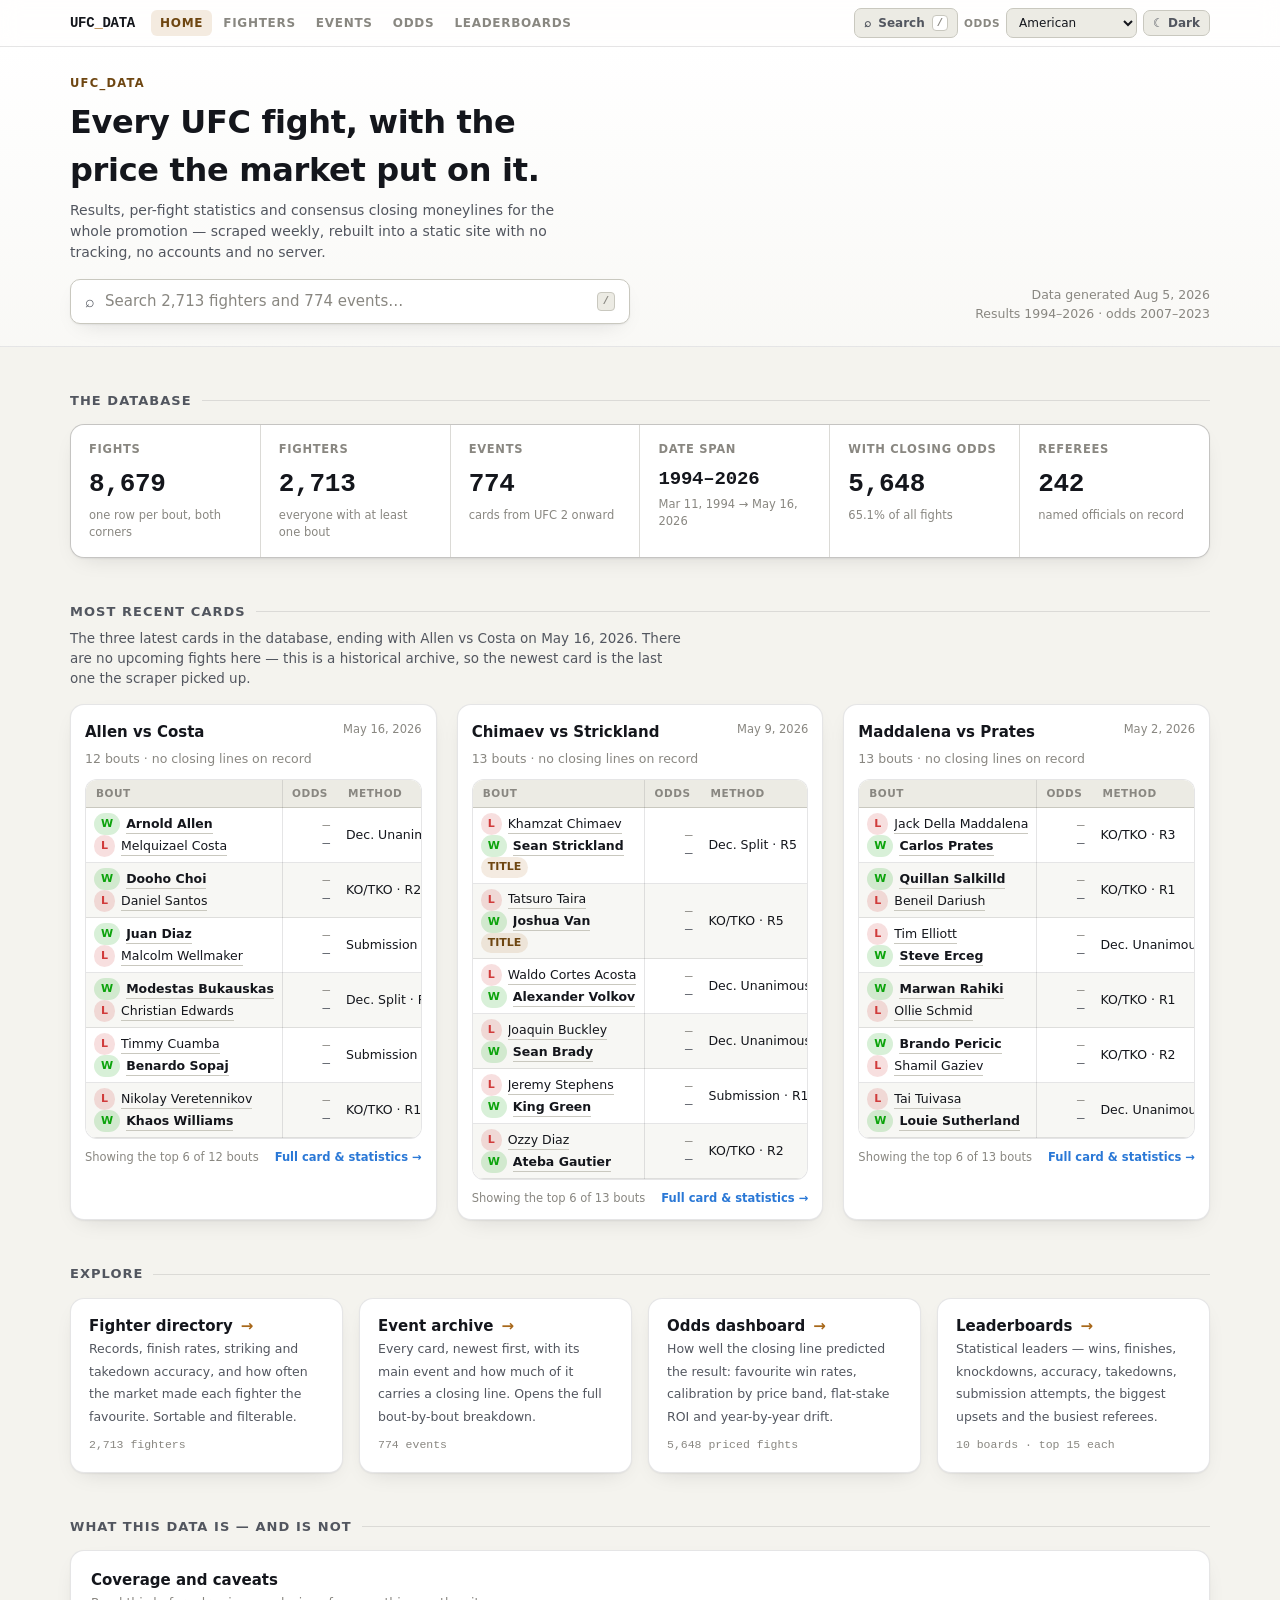
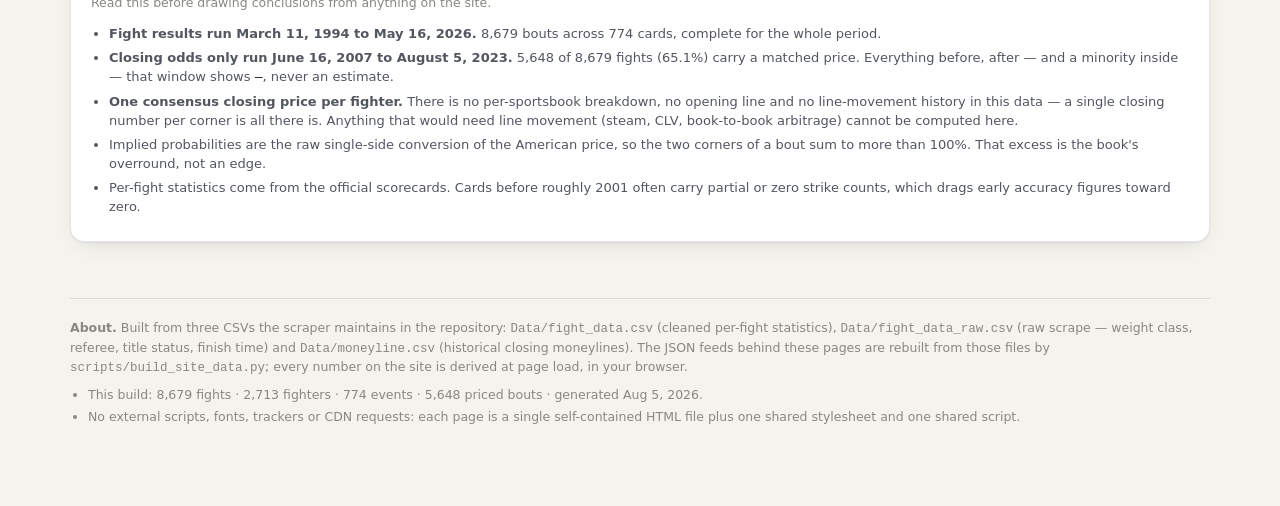
<file: docs/index.html>
<!doctype html>
<html lang="en">
<head>
<meta charset="utf-8">
<meta name="viewport" content="width=device-width, initial-scale=1">
<title>UFC_Data — fight results, closing odds and market analytics</title>
<meta name="description" content="Every UFC bout since 1994 with results, per-fight statistics and consensus closing moneylines: fighter profiles, event cards, statistical leaderboards and a betting-market dashboard.">
<link rel="icon" href="data:image/svg+xml,%3Csvg xmlns='http://www.w3.org/2000/svg' viewBox='0 0 32 32'%3E%3Crect width='32' height='32' rx='7' fill='%23a8681a'/%3E%3Crect x='7' y='20' width='18' height='4' rx='2' fill='%23fff'/%3E%3C/svg%3E">
<link rel="stylesheet" href="assets/site.css">
<script src="assets/app.js"></script>
<style>
  /* page-local layout only — everything visual comes from assets/site.css */
  /* keep the headline from eating the whole row so the source note stays right */
  header.top .inner > div:first-child{ flex:1 1 560px; min-width:0; }
  header.top h1{ max-width: 24ch; }
  header.top .source-note{ flex:0 0 auto; }
  .hero-search{
    display:flex; align-items:center; gap:10px; width:100%; max-width:560px;
    margin-top:16px; padding:12px 14px; cursor:text; text-align:left;
    background:var(--surface); color:var(--ink-muted);
    border:1px solid var(--line-strong); border-radius:10px;
    font:400 15px/1 system-ui,sans-serif; box-shadow:var(--shadow);
  }
  .hero-search:hover{ border-color:var(--ink-muted); }
  .hero-search .mag{ font-size:16px; color:var(--ink-2); }
  .hero-search .kb{ margin-left:auto; display:flex; gap:4px; }
  .hero-search kbd{
    font:600 10.5px/1 ui-monospace,Menlo,Consolas,monospace;
    border:1px solid var(--line-strong); border-radius:4px; padding:3px 5px;
    color:var(--ink-muted); background:var(--surface-2);
  }

  .tiles{ display:grid; grid-template-columns:repeat(auto-fit,minmax(230px,1fr)); gap:16px; }
  a.tile{
    display:block; text-decoration:none; color:inherit;
    background:var(--surface); border:1px solid var(--line); border-radius:14px;
    padding:16px 18px 18px; box-shadow:var(--shadow);
  }
  a.tile:hover{ border-color:var(--ink-muted); }
  a.tile .t{ font-size:15px; font-weight:700; display:flex; align-items:center; gap:8px; }
  a.tile .t .arrow{ color:var(--accent); }
  a.tile .d{ font-size:12.5px; color:var(--ink-2); margin-top:6px; line-height:1.45; }
  a.tile .n{ font-family:ui-monospace,Menlo,Consolas,monospace; font-variant-numeric:tabular-nums;
             font-size:11.5px; color:var(--ink-muted); margin-top:9px; display:block; }

  .cards3{ display:grid; grid-template-columns:repeat(3,1fr); gap:20px; }
  /* min-width:0 stops the nowrap table inside from setting the track's floor —
     without it the grid item refuses to shrink and the page scrolls sideways */
  .cards3 > .card{ min-width:0; }
  @media (max-width:980px){ .cards3{ grid-template-columns:1fr; } }
  .evhead{ display:flex; align-items:flex-start; justify-content:space-between; gap:10px; }
  .evhead .when{ font-size:11.5px; color:var(--ink-muted); white-space:nowrap; font-variant-numeric:tabular-nums; }
  .evhead h3 a{ color:var(--ink); text-decoration:none; }
  .evhead h3 a:hover{ color:var(--series-1); }
  .two > span{ display:block; line-height:18px; }
  .two .corner-b{ color:var(--ink-2); }
  .mini-names{ min-width:0; }
  .mini-names .nm{ display:flex; align-items:center; gap:6px; line-height:18px; }
  .mini-names .nm a{ overflow:hidden; text-overflow:ellipsis; white-space:nowrap; max-width:150px; display:inline-block; }
  .mini-names .nm.winner a{ font-weight:700; }
  table.odds tbody td.tight{ padding:5px 8px; }
  .cardfoot{ display:flex; justify-content:space-between; align-items:center; gap:10px;
             margin-top:10px; font-size:11.5px; color:var(--ink-muted); }
  .cardfoot a{ color:var(--series-1); text-decoration:none; font-weight:600; }
  .cardfoot a:hover{ text-decoration:underline; }
  .coverage ul{ margin:8px 0 0; padding-left:18px; font-size:13px; color:var(--ink-2); }
  .coverage li{ margin:4px 0; }
  .coverage .mono{ color:var(--ink); }
</style>
</head>
<body>

<div id="sitenav-slot"></div>

<header class="top">
  <div class="inner">
    <div>
      <p class="kicker">UFC_Data</p>
      <h1>Every UFC fight, with the price the market put on it.</h1>
      <p class="sub">Results, per-fight statistics and consensus closing moneylines for the whole promotion —
        scraped weekly, rebuilt into a static site with no tracking, no accounts and no server.</p>
      <button class="hero-search" type="button" id="hero-search"
              aria-label="Search fighters and events">
        <span class="mag" aria-hidden="true">⌕</span>
        <span>Search <span id="hs-n">–</span> fighters and <span id="hs-e">–</span> events…</span>
        <span class="kb" aria-hidden="true"><kbd>/</kbd></span>
      </button>
    </div>
    <div class="source-note">
      Data generated <span id="hdr-generated">–</span><br>
      Results <span id="hdr-span">–</span> · odds <span id="hdr-oddsspan">–</span>
    </div>
  </div>
</header>

<div class="shell">

  <h2 class="section-title">The database</h2>
  <div class="kpi-row" id="kpi-row">
    <div class="kpi"><div class="lbl">Loading…</div><div class="val">–</div></div>
  </div>

  <h2 class="section-title">Most recent cards</h2>
  <p class="section-desc" id="recent-desc">The three latest events in the database. There are no upcoming fights
    here — this is a historical archive, so the newest card is the last one the scraper picked up.</p>
  <div class="cards3" id="recent-cards">
    <div class="card"><div class="empty-state">Loading recent cards…</div></div>
  </div>

  <h2 class="section-title">Explore</h2>
  <div class="tiles" id="tiles"></div>

  <h2 class="section-title">What this data is — and is not</h2>
  <div class="card coverage">
    <h3>Coverage and caveats</h3>
    <p class="cardnote">Read this before drawing conclusions from anything on the site.</p>
    <ul id="coverage-list">
      <li id="cov-results">–</li>
      <li id="cov-odds">–</li>
      <li><b>One consensus closing price per fighter.</b> There is no per-sportsbook breakdown, no opening line
        and no line-movement history in this data — a single closing number per corner is all there is.
        Anything that would need line movement (steam, CLV, book-to-book arbitrage) cannot be computed here.</li>
      <li>Implied probabilities are the raw single-side conversion of the American price, so the two corners of a
        bout sum to more than 100%. That excess is the book's overround, not an edge.</li>
      <li>Per-fight statistics come from the official scorecards. Cards before roughly 2001 often carry partial or
        zero strike counts, which drags early accuracy figures toward zero.</li>
    </ul>
  </div>

  <footer>
    <strong>About.</strong> Built from three CSVs the scraper maintains in the repository:
    <code>Data/fight_data.csv</code> (cleaned per-fight statistics), <code>Data/fight_data_raw.csv</code>
    (raw scrape — weight class, referee, title status, finish time) and <code>Data/moneyline.csv</code>
    (historical closing moneylines). The JSON feeds behind these pages are rebuilt from those files by
    <code>scripts/build_site_data.py</code>; every number on the site is derived at page load, in your browser.
    <ul>
      <li id="foot-counts">–</li>
      <li>No external scripts, fonts, trackers or CDN requests: each page is a single self-contained HTML file
        plus one shared stylesheet and one shared script.</li>
    </ul>
  </footer>
</div>

<script>
(function () {
  "use strict";

  var DATA = null;

  document.getElementById("hero-search").addEventListener("click", function () { UFC.search(); });

  function escapeHtml(s) {
    return String(s).replace(/&/g, "&amp;").replace(/</g, "&lt;").replace(/>/g, "&gt;").replace(/"/g, "&quot;");
  }
  function priced(f) { return f.oa !== null && f.oa !== undefined && f.ob !== null && f.ob !== undefined; }

  /* -------------------------------------------------------------- KPI strip */
  function renderKpis() {
    var fights = DATA.fights, events = DATA.events;
    var nPriced = 0;
    fights.forEach(function (f) { if (priced(f)) nPriced++; });
    var first = fights.length ? fights[0].d : null;
    var last = fights.length ? fights[fights.length - 1].d : null;
    var cov = UFC.oddsCoverage;

    var tiles = [
      { lbl: "Fights", val: fights.length.toLocaleString(),
        foot: "one row per bout, both corners" },
      { lbl: "Fighters", val: DATA.fighters.length.toLocaleString(),
        foot: "everyone with at least one bout" },
      { lbl: "Events", val: events.length.toLocaleString(),
        foot: "cards from UFC 2 onward" },
      { lbl: "Date span", val: UFC.year(first) + "–" + UFC.year(last), cls: "sm",
        foot: UFC.fmtDate(first) + " → " + UFC.fmtDate(last) },
      { lbl: "With closing odds", val: nPriced.toLocaleString(),
        foot: UFC.pct(nPriced / fights.length, 1) + " of all fights" },
      { lbl: "Referees", val: DATA.referees.length.toLocaleString(),
        foot: "named officials on record" }
    ];
    var row = document.getElementById("kpi-row");
    row.innerHTML = "";
    tiles.forEach(function (t) {
      var d = document.createElement("div");
      d.className = "kpi";
      d.innerHTML = '<div class="lbl">' + t.lbl + '</div>' +
        '<div class="val' + (t.cls ? " " + t.cls : "") + '">' + t.val + '</div>' +
        '<div class="foot">' + t.foot + '</div>';
      row.appendChild(d);
    });

    document.getElementById("hs-n").textContent = DATA.fighters.length.toLocaleString();
    document.getElementById("hs-e").textContent = DATA.events.length.toLocaleString();
    document.getElementById("hdr-generated").textContent = UFC.fmtDate(DATA.generated);
    document.getElementById("hdr-span").textContent = UFC.year(first) + "–" + UFC.year(last);
    document.getElementById("hdr-oddsspan").textContent =
      cov ? UFC.year(cov.from) + "–" + UFC.year(cov.to) : "unknown";

    document.getElementById("cov-results").innerHTML =
      "<b>Fight results run " + UFC.fmtDateLong(first) + " to " + UFC.fmtDateLong(last) + ".</b> " +
      fights.length.toLocaleString() + " bouts across " + events.length.toLocaleString() +
      " cards, complete for the whole period.";
    document.getElementById("cov-odds").innerHTML = cov
      ? "<b>Closing odds only run " + UFC.fmtDateLong(cov.from) + " to " + UFC.fmtDateLong(cov.to) + ".</b> " +
        nPriced.toLocaleString() + " of " + fights.length.toLocaleString() + " fights (" +
        UFC.pct(nPriced / fights.length, 1) + ") carry a matched price. Everything before, after — and a " +
        "minority inside — that window shows <span class=\"mono\">—</span>, never an estimate."
      : "Odds coverage is partial.";
    document.getElementById("foot-counts").textContent =
      "This build: " + fights.length.toLocaleString() + " fights · " +
      DATA.fighters.length.toLocaleString() + " fighters · " + events.length.toLocaleString() +
      " events · " + nPriced.toLocaleString() + " priced bouts · generated " + UFC.fmtDate(DATA.generated) + ".";
  }

  /* --------------------------------------------------------- recent cards */
  var ROWS_PER_CARD = 6;

  function nameLine(fighter, res, isWinner) {
    var d = document.createElement("span");
    d.className = "nm" + (isWinner ? " winner" : "");
    var pill = document.createElement("span");
    pill.className = "pill " + (res === "W" ? "win" : res === "L" ? "loss" : res === "D" ? "draw" : "nc");
    pill.textContent = res;
    var a = document.createElement("a");
    a.href = "fighter.html?id=" + fighter.i;
    a.textContent = fighter.n;
    a.title = fighter.n + " — " + UFC.record(fighter);
    d.appendChild(pill);
    d.appendChild(a);
    return d;
  }

  function renderRecent() {
    var host = document.getElementById("recent-cards");
    host.innerHTML = "";

    var byEvent = {};
    DATA.fights.forEach(function (f) {
      if (!byEvent[f.e]) byEvent[f.e] = [];
      byEvent[f.e].push(f);
    });

    var recent = DATA.events.slice(-3).reverse();
    recent.forEach(function (ev) {
      var bouts = (byEvent[ev.i] || []).slice().sort(function (a, b) { return a.o - b.o; });
      var shown = bouts.slice(0, ROWS_PER_CARD);
      var nPriced = 0;
      bouts.forEach(function (f) { if (priced(f)) nPriced++; });

      var card = document.createElement("div");
      card.className = "card";
      card.style.padding = "16px 14px 12px";

      var head = document.createElement("div");
      head.className = "evhead";
      head.innerHTML = '<h3 style="margin:0"><a href="event.html?id=' + ev.i + '">' + escapeHtml(ev.n) + '</a></h3>' +
        '<span class="when">' + UFC.fmtDate(ev.d) + '</span>';
      card.appendChild(head);

      var note = document.createElement("p");
      note.className = "cardnote";
      note.style.margin = "6px 0 10px";
      note.textContent = bouts.length + " bouts · " +
        (nPriced ? nPriced + " with a closing line" : "no closing lines on record");
      card.appendChild(note);

      var wrap = document.createElement("div");
      wrap.className = "table-frozen";
      var tbl = document.createElement("table");
      tbl.className = "odds";
      tbl.innerHTML = '<caption class="visually-hidden">Top bouts on ' + escapeHtml(ev.n) + '</caption>' +
        '<thead><tr><th class="l" scope="col">Bout</th><th scope="col">Odds</th>' +
        '<th class="l" scope="col">Method</th></tr></thead>';
      var tb = document.createElement("tbody");

      shown.forEach(function (f) {
        var A = DATA.fighters[f.a], B = DATA.fighters[f.b];
        var has = priced(f);
        var resA = f.w === "D" ? "D" : f.w === "N" ? "NC" : (f.w === "a" ? "W" : "L");
        var resB = f.w === "D" ? "D" : f.w === "N" ? "NC" : (f.w === "b" ? "W" : "L");

        var tr = document.createElement("tr");
        var tdN = document.createElement("td");
        tdN.className = "l tight";
        var box = document.createElement("div");
        box.className = "mini-names";
        box.appendChild(nameLine(A, resA, f.w === "a"));
        box.appendChild(nameLine(B, resB, f.w === "b"));
        tdN.appendChild(box);
        if (f.t > 0) {
          var tp = document.createElement("span");
          tp.className = "pill title";
          tp.textContent = f.t === 2 ? "INTERIM" : "TITLE";
          tdN.appendChild(tp);
        }
        tr.appendChild(tdN);

        var tdO = document.createElement("td");
        tdO.className = "mono two tight" + (has ? "" : " dim");
        var o1 = document.createElement("span");
        o1.textContent = has ? UFC.odds(f.oa) : UFC.DASH;
        var o2 = document.createElement("span");
        o2.className = "corner-b";
        o2.textContent = has ? UFC.odds(f.ob) : UFC.DASH;
        tdO.appendChild(o1); tdO.appendChild(o2);
        if (!has) tdO.title = UFC.ODDS_COVERAGE_NOTE;
        tr.appendChild(tdO);

        var tdM = document.createElement("td");
        tdM.className = "l tight";
        tdM.textContent = (f.m || UFC.DASH).replace(/^Decision - /, "Dec. ") + (f.r ? " · R" + f.r : "");
        tr.appendChild(tdM);

        tb.appendChild(tr);
      });

      tbl.appendChild(tb);
      wrap.appendChild(tbl);
      card.appendChild(wrap);

      var foot = document.createElement("div");
      foot.className = "cardfoot";
      foot.innerHTML = '<span>' + (bouts.length > shown.length
          ? "Showing the top " + shown.length + " of " + bouts.length + " bouts"
          : "Full card shown") + '</span>' +
        '<a href="event.html?id=' + ev.i + '">Full card &amp; statistics →</a>';
      card.appendChild(foot);

      host.appendChild(card);
    });

    var newest = DATA.events[DATA.events.length - 1];
    document.getElementById("recent-desc").textContent =
      "The three latest cards in the database, ending with " + newest.n + " on " +
      UFC.fmtDateLong(newest.d) + ". There are no upcoming fights here — this is a historical archive, " +
      "so the newest card is the last one the scraper picked up.";
  }

  /* ---------------------------------------------------------------- tiles */
  function renderTiles() {
    var nPriced = 0;
    DATA.fights.forEach(function (f) { if (priced(f)) nPriced++; });

    var items = [
      { href: "fighters.html", t: "Fighter directory",
        d: "Records, finish rates, striking and takedown accuracy, and how often the market made each fighter the favourite. Sortable and filterable.",
        n: DATA.fighters.length.toLocaleString() + " fighters" },
      { href: "events.html", t: "Event archive",
        d: "Every card, newest first, with its main event and how much of it carries a closing line. Opens the full bout-by-bout breakdown.",
        n: DATA.events.length.toLocaleString() + " events" },
      { href: "betting.html", t: "Odds dashboard",
        d: "How well the closing line predicted the result: favourite win rates, calibration by price band, flat-stake ROI and year-by-year drift.",
        n: nPriced.toLocaleString() + " priced fights" },
      { href: "leaderboards.html", t: "Leaderboards",
        d: "Statistical leaders — wins, finishes, knockdowns, accuracy, takedowns, submission attempts, the biggest upsets and the busiest referees.",
        n: "10 boards · top 15 each" }
    ];
    var host = document.getElementById("tiles");
    host.innerHTML = "";
    items.forEach(function (it) {
      var a = document.createElement("a");
      a.className = "tile";
      a.href = it.href;
      a.innerHTML = '<span class="t">' + it.t + ' <span class="arrow" aria-hidden="true">→</span></span>' +
        '<span class="d">' + it.d + '</span>' +
        '<span class="n">' + it.n + '</span>';
      host.appendChild(a);
    });
  }

  /* ------------------------------------------------------------ orchestrate */
  UFC.nav("home");

  UFC.load().then(function (data) {
    DATA = data;
    renderKpis();
    renderRecent();
    renderTiles();
  })["catch"](function (err) {
    UFC.loadError(document.getElementById("recent-cards"), err);
    document.getElementById("kpi-row").innerHTML = "";
    if (window.console) console.error(err);
  });

  window.addEventListener("ufc:repaint", function () { if (DATA) renderRecent(); });
})();
</script>
</body>
</html>
</file>
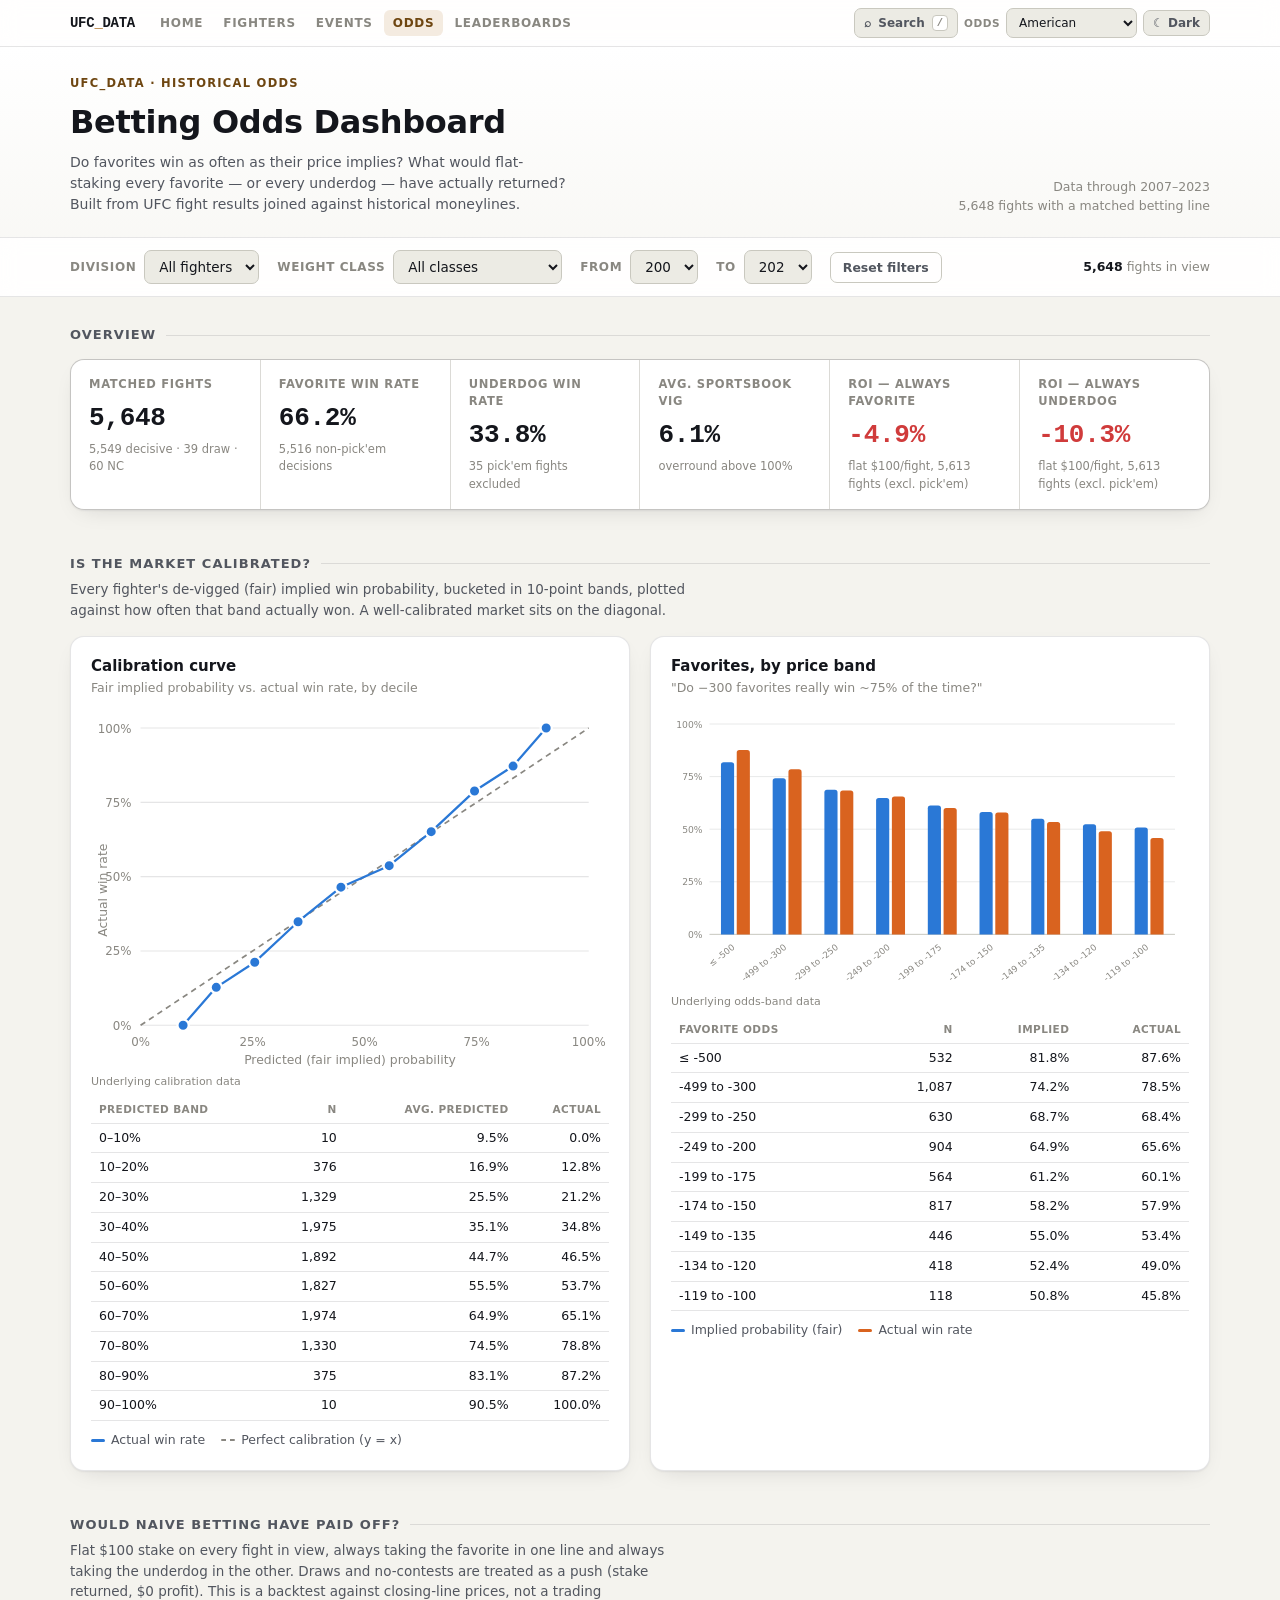
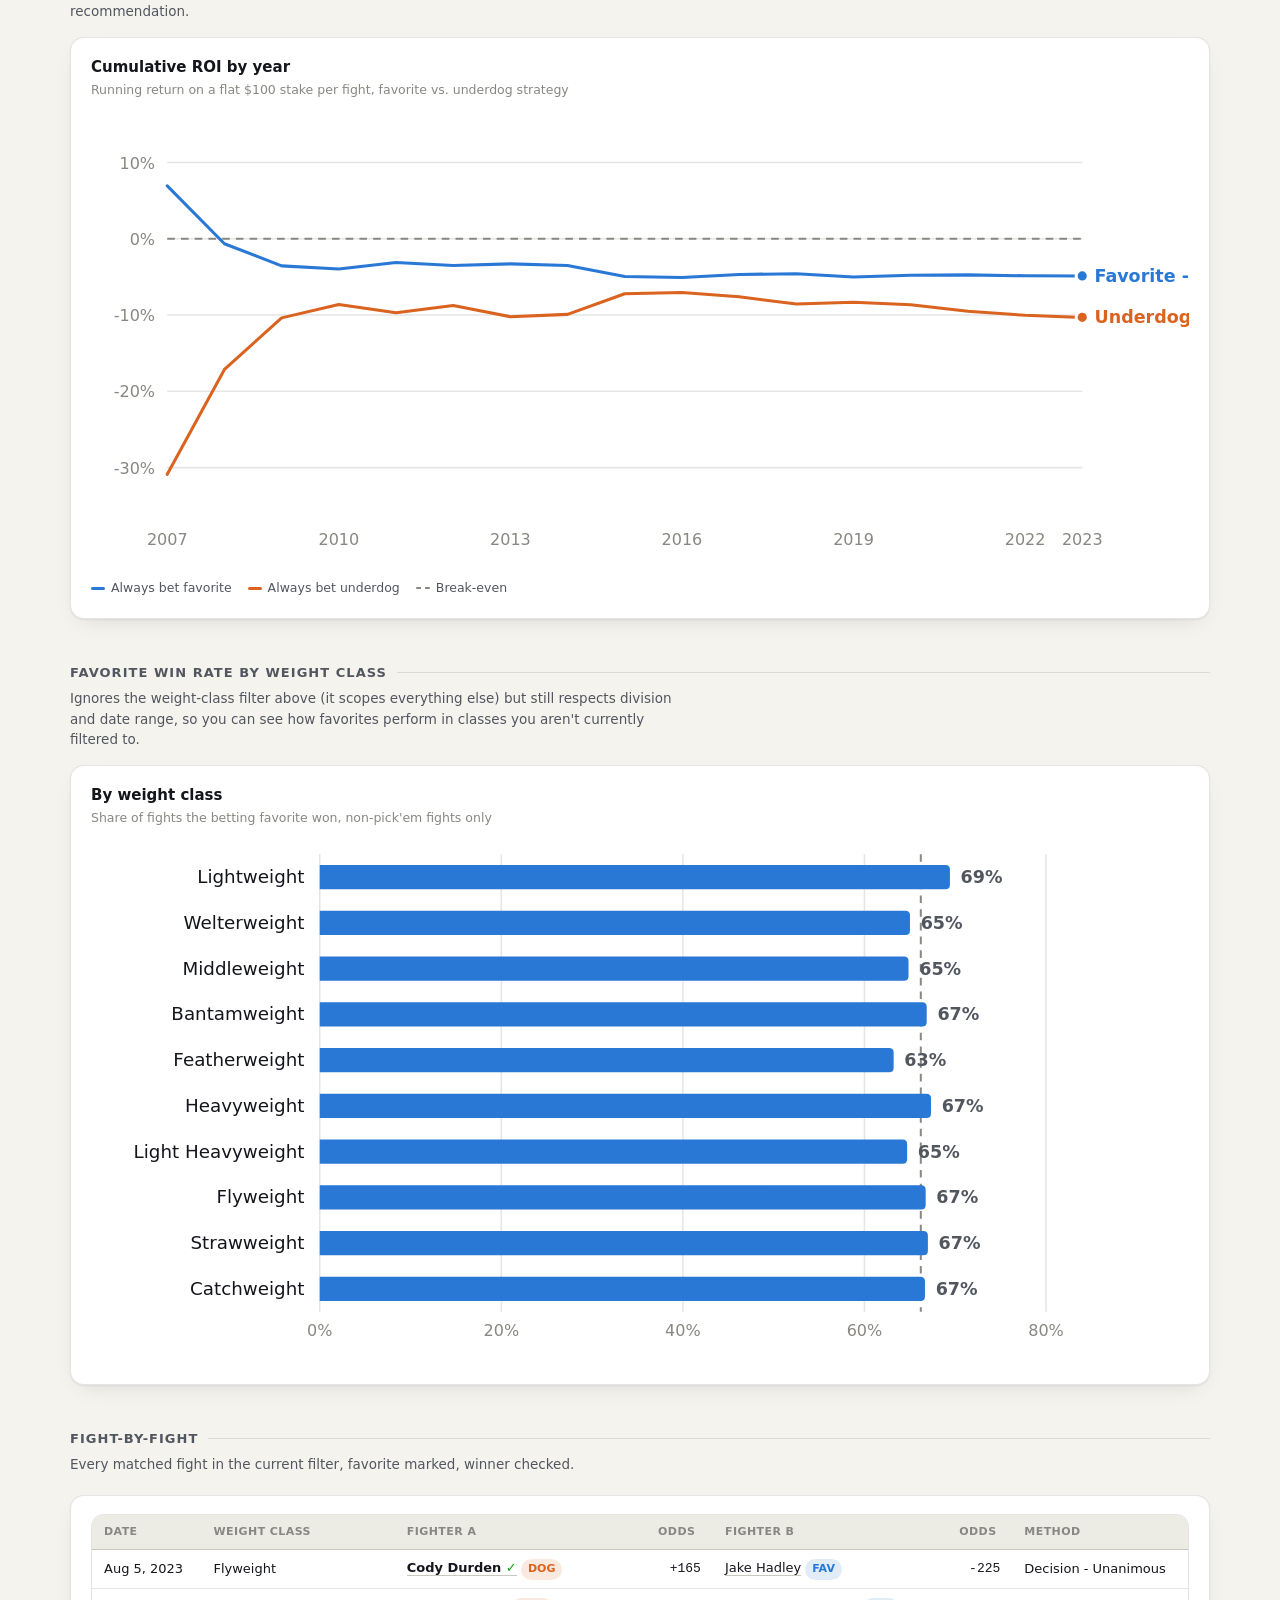
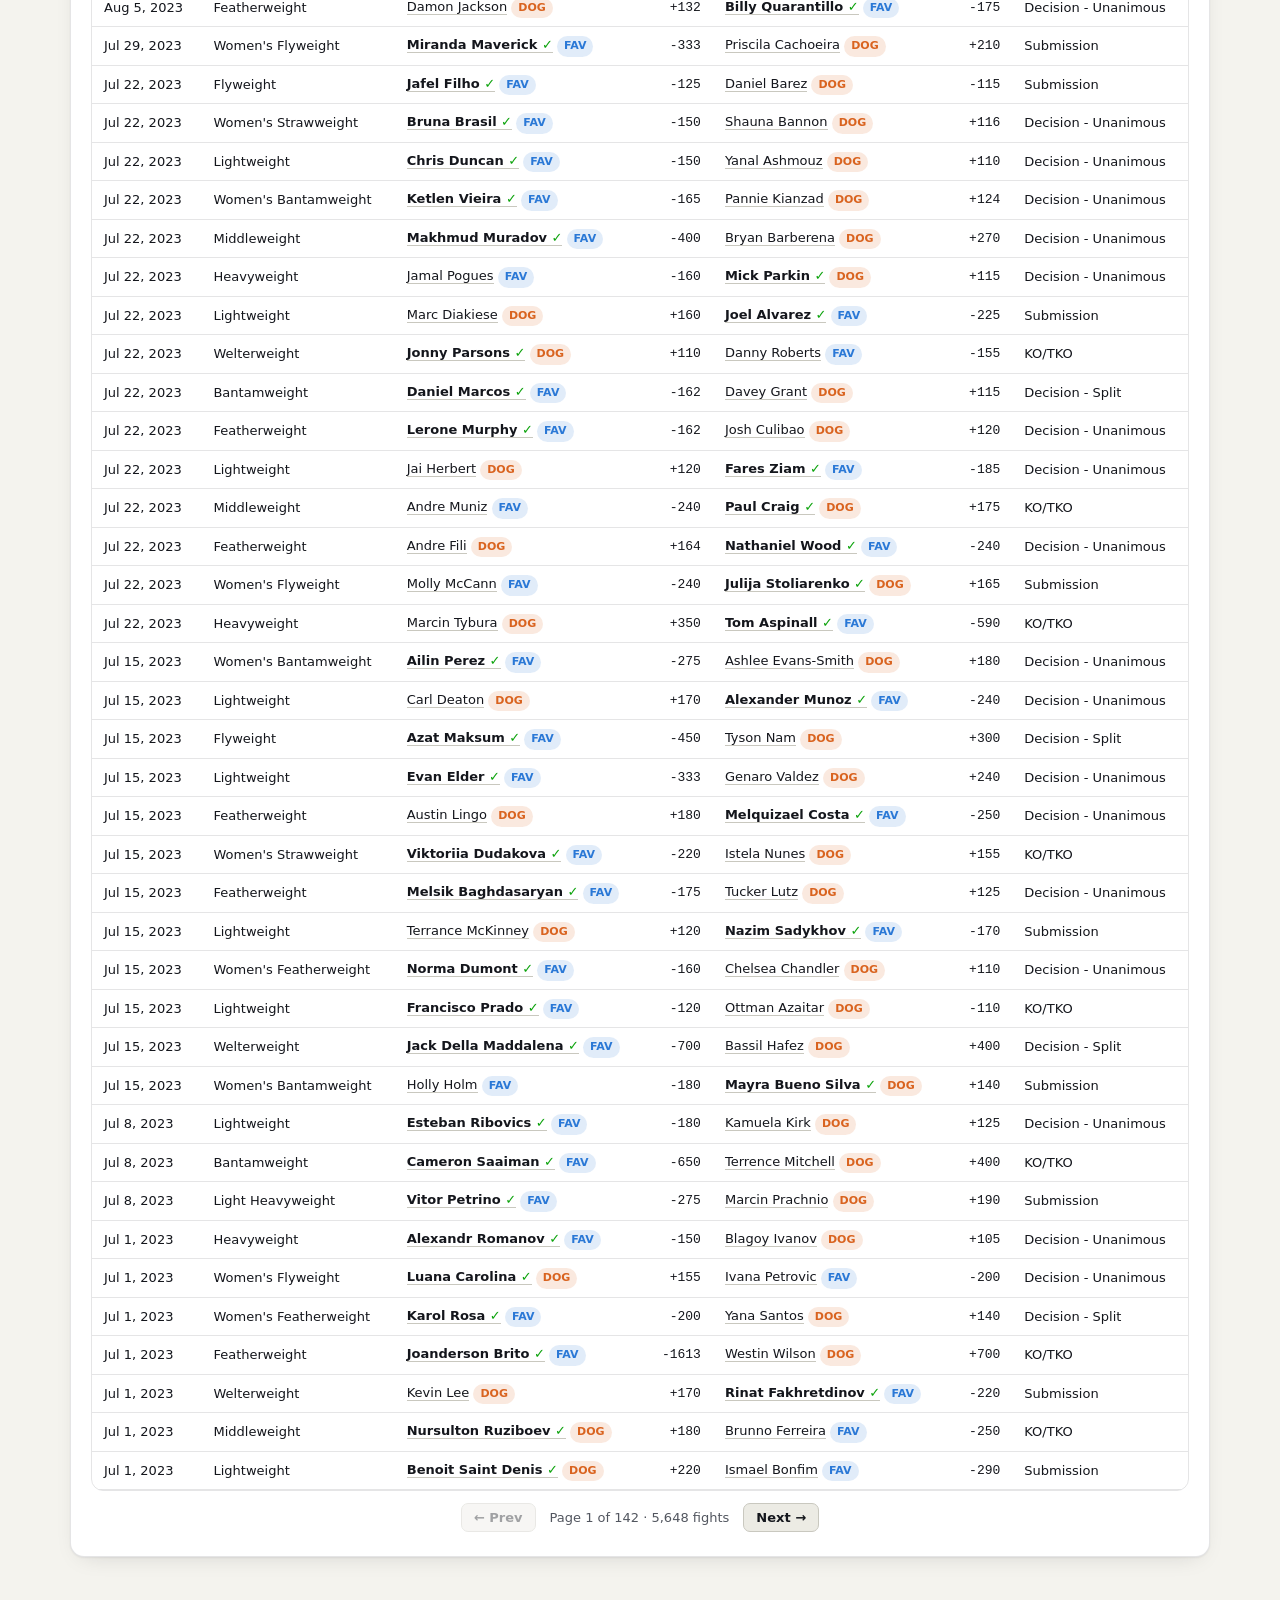
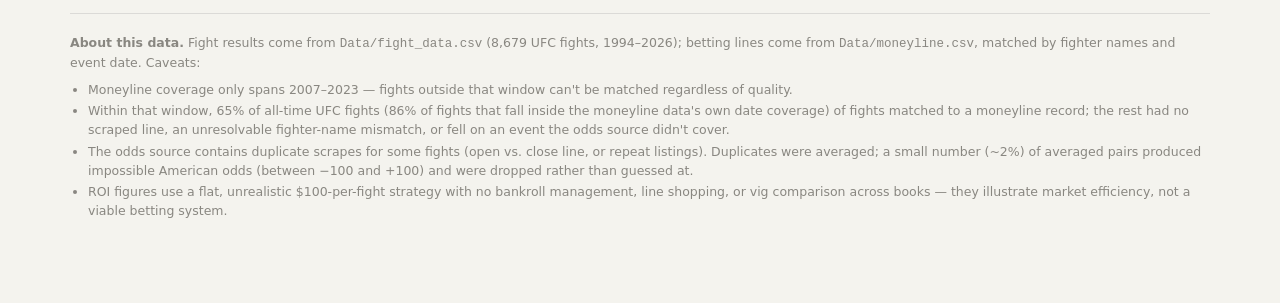
<file: docs/betting.html>
<!doctype html>
<html lang="en">
<head>
<meta charset="utf-8">
<meta name="viewport" content="width=device-width, initial-scale=1">
<title>UFC Betting Odds Dashboard</title>
<meta name="description" content="Historical UFC betting-odds performance: favorite/underdog win rates, calibration, and naive-strategy ROI.">
<link rel="stylesheet" href="assets/site.css">
<script src="assets/app.js"></script>
<style>
  :root{
    color-scheme: light;
    --page:        #f4f3ee;
    --surface:     #ffffff;
    --surface-2:   #ecebe4;
    --ink:         #14161c;
    --ink-2:       #52565f;
    --ink-muted:   #898781;
    --line:        rgba(20,22,28,0.11);
    --line-strong: #c9c8bf;
    --accent:      #a8681a;
    --accent-ink:  #6e4611;
    --accent-soft: rgba(168,104,26,0.13);
    --series-1:    #2a78d6;   /* favorite / implied */
    --series-1-soft: rgba(42,120,214,0.14);
    --series-2:    #d9631f;   /* underdog / actual */
    --series-2-soft: rgba(217,99,31,0.14);
    --good:        #0ca30c;
    --critical:    #d03b3b;
    --shadow: 0 1px 2px rgba(20,22,28,0.06), 0 8px 24px -12px rgba(20,22,28,0.18);
  }
  @media (prefers-color-scheme: dark){
    :root:where(:not([data-theme="light"])){
      color-scheme: dark;
      --page:        #0d0e11;
      --surface:     #16181d;
      --surface-2:   #1d2027;
      --ink:         #f2f1ec;
      --ink-2:       #c3c2b7;
      --ink-muted:   #8b8d94;
      --line:        rgba(242,241,236,0.10);
      --line-strong: #34373f;
      --accent:      #e3a53f;
      --accent-ink:  #f4c778;
      --accent-soft: rgba(227,165,63,0.16);
      --series-1:    #3987e5;
      --series-1-soft: rgba(57,135,229,0.18);
      --series-2:    #e0793a;
      --series-2-soft: rgba(224,121,58,0.18);
      --good:        #2fbf3e;
      --critical:    #e66767;
      --shadow: 0 1px 2px rgba(0,0,0,0.3), 0 8px 24px -12px rgba(0,0,0,0.6);
    }
  }
  :root[data-theme="dark"]{
    color-scheme: dark;
    --page:        #0d0e11;
    --surface:     #16181d;
    --surface-2:   #1d2027;
    --ink:         #f2f1ec;
    --ink-2:       #c3c2b7;
    --ink-muted:   #8b8d94;
    --line:        rgba(242,241,236,0.10);
    --line-strong: #34373f;
    --accent:      #e3a53f;
    --accent-ink:  #f4c778;
    --accent-soft: rgba(227,165,63,0.16);
    --series-1:    #3987e5;
    --series-1-soft: rgba(57,135,229,0.18);
    --series-2:    #e0793a;
    --series-2-soft: rgba(224,121,58,0.18);
    --good:        #2fbf3e;
    --critical:    #e66767;
    --shadow: 0 1px 2px rgba(0,0,0,0.3), 0 8px 24px -12px rgba(0,0,0,0.6);
  }
  :root[data-theme="light"]{
    color-scheme: light;
    --page:        #f4f3ee;
    --surface:     #ffffff;
    --surface-2:   #ecebe4;
    --ink:         #14161c;
    --ink-2:       #52565f;
    --ink-muted:   #898781;
    --line:        rgba(20,22,28,0.11);
    --line-strong: #c9c8bf;
    --accent:      #a8681a;
    --accent-ink:  #6e4611;
    --accent-soft: rgba(168,104,26,0.13);
    --series-1:    #2a78d6;
    --series-1-soft: rgba(42,120,214,0.14);
    --series-2:    #d9631f;
    --series-2-soft: rgba(217,99,31,0.14);
    --good:        #0ca30c;
    --critical:    #d03b3b;
  }

  *{ box-sizing: border-box; }
  html,body{ margin:0; padding:0; }
  body{
    background: var(--page);
    color: var(--ink);
    font: 400 15px/1.5 system-ui, -apple-system, "Segoe UI", sans-serif;
    -webkit-font-smoothing: antialiased;
  }
  .mono{
    font-family: ui-monospace, "SF Mono", "Cascadia Mono", Menlo, Consolas, monospace;
    font-variant-numeric: tabular-nums;
  }
  a{ color: var(--series-1); }

  /* ---------- shell ---------- */
  .shell{ max-width: 1180px; margin: 0 auto; padding: 0 20px 80px; }

  header.top{
    border-bottom: 1px solid var(--line);
    background: linear-gradient(180deg, var(--surface), var(--page) 180%);
  }
  header.top .inner{
    max-width: 1180px; margin: 0 auto; padding: 28px 20px 22px;
    display:flex; flex-wrap:wrap; align-items:flex-end; justify-content:space-between; gap:16px;
  }
  .kicker{
    text-transform: uppercase; letter-spacing:.11em; font-size:11.5px; font-weight:700;
    color: var(--accent-ink); margin: 0 0 6px;
  }
  h1{
    font-size: clamp(24px, 3.4vw, 32px); font-weight: 800; letter-spacing: -0.01em;
    margin: 0; text-wrap: balance;
  }
  header.top p.sub{ margin: 6px 0 0; color: var(--ink-2); font-size: 14px; max-width: 56ch; }
  .source-note{ font-size: 12.5px; color: var(--ink-muted); text-align:right; }
  .source-note a{ color: var(--ink-muted); text-decoration: underline; }

  h2.section-title{
    font-size: 13px; font-weight: 700; text-transform: uppercase; letter-spacing: .08em;
    color: var(--ink-2); margin: 44px 0 14px;
    display:flex; align-items:center; gap:10px;
  }
  h2.section-title::after{ content:""; flex:1; height:1px; background: var(--line); }
  p.section-desc{ margin: -8px 0 16px; color: var(--ink-2); font-size: 13.5px; max-width: 72ch; }

  /* ---------- filter bar ---------- */
  .filterbar{
    position: sticky; top: 46px; z-index: 20;   /* sits under the shared site nav */
    background: color-mix(in srgb, var(--surface) 92%, transparent);
    backdrop-filter: blur(10px) saturate(1.2);
    border-bottom: 1px solid var(--line);
  }
  .filterbar .inner{
    max-width: 1180px; margin:0 auto; padding: 12px 20px;
    display:flex; flex-wrap:wrap; align-items:center; gap: 10px 18px;
  }
  .filterbar .grp{ display:flex; align-items:center; gap:8px; }
  .filterbar label{ font-size: 12px; font-weight:600; color: var(--ink-muted); text-transform:uppercase; letter-spacing:.05em; }
  select, .yr-input{
    font: 500 13.5px/1 system-ui, sans-serif;
    background: var(--surface-2); color: var(--ink);
    border: 1px solid var(--line-strong); border-radius: 7px;
    padding: 7px 10px; cursor:pointer;
  }
  select:focus-visible, .yr-input:focus-visible, button:focus-visible, .tab-btn:focus-visible{
    outline: 2px solid var(--series-1); outline-offset: 2px;
  }
  .yr-input{ width: 68px; cursor:text; }
  .reset-btn{
    font: 600 12.5px system-ui, sans-serif; color: var(--ink-2);
    background: transparent; border: 1px solid var(--line-strong); border-radius: 7px;
    padding: 7px 12px; cursor: pointer;
  }
  .reset-btn:hover{ background: var(--surface-2); }
  .filter-count{ margin-left:auto; font-size:12.5px; color: var(--ink-muted); }
  .filter-count b{ color: var(--ink); font-variant-numeric: tabular-nums; }

  /* ---------- KPI tiles ---------- */
  .kpi-row{
    display:grid; grid-template-columns: repeat(auto-fit, minmax(150px, 1fr));
    gap: 1px; background: var(--line);
    border: 1px solid var(--line); border-radius: 14px; overflow:hidden;
    box-shadow: var(--shadow);
  }
  .kpi{ background: var(--surface); padding: 16px 18px; }
  .kpi .lbl{ font-size:11.5px; font-weight:700; text-transform:uppercase; letter-spacing:.06em; color: var(--ink-muted); }
  .kpi .val{ font-family: ui-monospace, "SF Mono", Menlo, Consolas, monospace; font-variant-numeric: tabular-nums;
             font-size: 26px; font-weight: 700; margin-top: 6px; letter-spacing:-0.01em; }
  .kpi .val.pos{ color: var(--good); }
  .kpi .val.neg{ color: var(--critical); }
  .kpi .foot{ font-size: 11.5px; color: var(--ink-muted); margin-top: 3px; }

  /* ---------- cards / charts ---------- */
  .grid-2{ display:grid; grid-template-columns: 1fr 1fr; gap: 20px; }
  @media (max-width: 860px){ .grid-2{ grid-template-columns: 1fr; } }
  .card{
    background: var(--surface); border: 1px solid var(--line); border-radius: 14px;
    padding: 18px 20px 20px; box-shadow: var(--shadow);
  }
  .card h3{ margin: 0 0 2px; font-size: 15px; font-weight:700; }
  .card .cardnote{ font-size: 12.5px; color: var(--ink-muted); margin: 0 0 12px; }
  .chart-wrap{ overflow-x:auto; }
  .chart-wrap svg{ display:block; max-width:100%; height:auto; }
  .legend{ display:flex; gap:16px; flex-wrap:wrap; margin-top:10px; font-size:12.5px; color: var(--ink-2); }
  .legend .item{ display:flex; align-items:center; gap:6px; }
  .legend .swatch{ width:14px; height:3px; border-radius:2px; display:inline-block; }
  .legend .dash{ background-image: linear-gradient(90deg, var(--ink-muted) 0 5px, transparent 5px 9px); background-size: 9px 3px; height:2px; }

  /* tab buttons e.g. table/chart toggle */
  .tab-btn{
    font: 600 11.5px system-ui, sans-serif; letter-spacing:.03em;
    background: transparent; color: var(--ink-muted); border: 1px solid var(--line-strong);
    border-radius: 6px; padding: 4px 9px; cursor:pointer;
  }
  .tab-btn[aria-pressed="true"]{ background: var(--accent-soft); color: var(--accent-ink); border-color: transparent; }

  /* mini data table under charts */
  table.mini{ width:100%; border-collapse: collapse; font-size: 12.5px; margin-top: 4px; }
  table.mini caption{ caption-side: top; text-align:left; font-size:11px; color:var(--ink-muted); padding-bottom:6px; }
  table.mini th, table.mini td{ text-align:right; padding: 5px 8px; border-bottom: 1px solid var(--line); font-variant-numeric: tabular-nums; }
  table.mini th:first-child, table.mini td:first-child{ text-align:left; font-variant-numeric: normal; }
  table.mini thead th{ color: var(--ink-muted); font-weight:600; text-transform:uppercase; font-size:10.5px; letter-spacing:.04em; }

  /* tooltip */
  .tt{
    position: fixed; pointer-events:none; z-index: 60;
    background: var(--ink); color: var(--page);
    font-size: 12.5px; line-height:1.5; padding: 8px 10px; border-radius: 8px;
    box-shadow: 0 8px 24px rgba(0,0,0,0.35); max-width: 240px;
    opacity: 0; transform: translateY(2px); transition: opacity .1s ease;
  }
  .tt.show{ opacity:1; }
  .tt .tt-h{ font-weight:700; margin-bottom:3px; }
  .tt .tt-row{ display:flex; justify-content:space-between; gap:14px; }
  .tt .tt-row .k{ display:flex; align-items:center; gap:5px; opacity:.85; }
  .tt .tt-row .k .key-swatch{ width:8px; height:8px; border-radius:2px; display:inline-block; }
  .tt .tt-row .v{ font-variant-numeric: tabular-nums; font-weight:600; }

  /* ---------- table section ---------- */
  .tablecard{ margin-top: 20px; }
  .table-scroll{ overflow-x:auto; border: 1px solid var(--line); border-radius: 12px; }
  table.fights{ width:100%; border-collapse: collapse; font-size: 13px; min-width: 760px; }
  table.fights thead th{
    position: sticky; top:0; background: var(--surface-2); text-align:left; padding: 9px 12px;
    font-size:11px; font-weight:700; text-transform:uppercase; letter-spacing:.04em; color: var(--ink-muted);
    border-bottom: 1px solid var(--line-strong); white-space:nowrap;
  }
  table.fights tbody td{ padding: 8px 12px; border-bottom: 1px solid var(--line); white-space:nowrap; }
  table.fights tbody tr:hover{ background: var(--surface-2); }
  table.fights tbody td a{ color: var(--ink); text-decoration:none; border-bottom: 1px solid var(--line-strong); }
  table.fights tbody td a:hover{ color: var(--series-1); border-bottom-color: var(--series-1); }
  .event-banner{
    display:flex; flex-wrap:wrap; align-items:center; gap:10px 14px;
    background: var(--accent-soft); border:1px solid var(--line); border-radius:10px;
    padding: 10px 14px; margin-bottom: 12px; font-size: 13px;
  }
  .event-banner b{ color: var(--accent-ink); }
  table.fights td.num{ font-variant-numeric: tabular-nums; text-align:right; }
  .pill{
    display:inline-flex; align-items:center; gap:5px; font-size:11px; font-weight:700;
    padding: 2px 7px; border-radius: 999px;
  }
  .pill.fav{ background: var(--series-1-soft); color: var(--series-1); }
  .pill.dog{ background: var(--series-2-soft); color: var(--series-2); }
  .fighter-name.winner{ font-weight:700; }
  .fighter-name.winner::after{ content: " ✓"; color: var(--good); font-weight:700; }

  .pager{ display:flex; align-items:center; justify-content:center; gap:14px; padding: 12px 0 4px; font-size: 13px; color: var(--ink-2); }
  .pager button{
    font: 600 13px system-ui, sans-serif; background: var(--surface-2); color: var(--ink);
    border: 1px solid var(--line-strong); border-radius: 7px; padding: 6px 12px; cursor:pointer;
  }
  .pager button:disabled{ opacity:.4; cursor:default; }

  footer{ margin-top: 56px; padding-top: 20px; border-top: 1px solid var(--line); color: var(--ink-muted); font-size: 12.5px; }
  footer ul{ margin: 8px 0 0; padding-left: 18px; }
  footer li{ margin: 3px 0; }

  .loading, .empty-state{ padding: 40px 0; text-align:center; color: var(--ink-muted); font-size: 13.5px; }
  .skel{ opacity:.45; filter: saturate(.6); pointer-events:none; }

  @media (prefers-reduced-motion: reduce){ *{ transition: none !important; animation: none !important; } }
</style>
</head>
<body>

<div id="sitenav-slot"></div>

<header class="top">
  <div class="inner">
    <div>
      <p class="kicker">UFC_Data · Historical Odds</p>
      <h1>Betting Odds Dashboard</h1>
      <p class="sub">Do favorites win as often as their price implies? What would flat-staking every favorite — or every underdog — have actually returned? Built from UFC fight results joined against historical moneylines.</p>
    </div>
    <div class="source-note">Data through <span id="hdr-daterange">–</span><br>
      <span id="hdr-count">–</span> fights with a matched betting line</div>
  </div>
</header>

<nav class="filterbar" aria-label="Filters">
  <div class="inner">
    <div class="grp">
      <label for="f-gender">Division</label>
      <select id="f-gender">
        <option value="all">All fighters</option>
        <option value="M">Men's</option>
        <option value="W">Women's</option>
      </select>
    </div>
    <div class="grp">
      <label for="f-wc">Weight class</label>
      <select id="f-wc"><option value="all">All classes</option></select>
    </div>
    <div class="grp">
      <label for="f-from">From</label>
      <select id="f-from" class="yr-input"></select>
    </div>
    <div class="grp">
      <label for="f-to">To</label>
      <select id="f-to" class="yr-input"></select>
    </div>
    <button class="reset-btn" id="f-reset" type="button">Reset filters</button>
    <span class="filter-count"><b id="fc-n">–</b> fights in view</span>
  </div>
</nav>

<div class="shell">

  <h2 class="section-title" style="margin-top:28px;">Overview</h2>
  <div class="kpi-row" id="kpi-row">
    <div class="loading">Loading fight and odds data…</div>
  </div>

  <h2 class="section-title">Is the market calibrated?</h2>
  <p class="section-desc">Every fighter's de-vigged (fair) implied win probability, bucketed in 10-point bands, plotted against how often that band actually won. A well-calibrated market sits on the diagonal.</p>
  <div class="grid-2">
    <div class="card">
      <h3>Calibration curve</h3>
      <p class="cardnote">Fair implied probability vs. actual win rate, by decile</p>
      <div class="chart-wrap" id="chart-calibration"></div>
      <div class="legend">
        <span class="item"><span class="swatch" style="background:var(--series-1)"></span>Actual win rate</span>
        <span class="item"><span class="swatch dash"></span>Perfect calibration (y = x)</span>
      </div>
    </div>
    <div class="card">
      <h3>Favorites, by price band</h3>
      <p class="cardnote">"Do &minus;300 favorites really win ~75% of the time?"</p>
      <div class="chart-wrap" id="chart-oddsbands"></div>
      <div class="legend">
        <span class="item"><span class="swatch" style="background:var(--series-1)"></span>Implied probability (fair)</span>
        <span class="item"><span class="swatch" style="background:var(--series-2)"></span>Actual win rate</span>
      </div>
    </div>
  </div>

  <h2 class="section-title">Would naive betting have paid off?</h2>
  <p class="section-desc">Flat $100 stake on every fight in view, always taking the favorite in one line and always taking the underdog in the other. Draws and no-contests are treated as a push (stake returned, $0 profit). This is a backtest against closing-line prices, not a trading recommendation.</p>
  <div class="card">
    <h3>Cumulative ROI by year</h3>
    <p class="cardnote">Running return on a flat $100 stake per fight, favorite vs. underdog strategy</p>
    <div class="chart-wrap" id="chart-roi"></div>
    <div class="legend">
      <span class="item"><span class="swatch" style="background:var(--series-1)"></span>Always bet favorite</span>
      <span class="item"><span class="swatch" style="background:var(--series-2)"></span>Always bet underdog</span>
      <span class="item"><span class="swatch dash"></span>Break-even</span>
    </div>
  </div>

  <h2 class="section-title">Favorite win rate by weight class</h2>
  <p class="section-desc">Ignores the weight-class filter above (it scopes everything else) but still respects division and date range, so you can see how favorites perform in classes you aren't currently filtered to.</p>
  <div class="card">
    <h3>By weight class</h3>
    <p class="cardnote">Share of fights the betting favorite won, non-pick'em fights only</p>
    <div class="chart-wrap" id="chart-weightclass"></div>
  </div>

  <h2 class="section-title">Fight-by-fight</h2>
  <p class="section-desc">Every matched fight in the current filter, favorite marked, winner checked.</p>
  <div class="card tablecard">
    <div id="event-banner" hidden></div>
    <div class="table-scroll">
      <table class="fights" id="fights-table">
        <thead>
          <tr>
            <th>Date</th><th>Weight class</th><th>Fighter A</th><th class="num">Odds</th>
            <th>Fighter B</th><th class="num">Odds</th><th>Method</th>
          </tr>
        </thead>
        <tbody id="fights-tbody"><tr><td colspan="7" class="empty-state">Loading…</td></tr></tbody>
      </table>
    </div>
    <div class="pager">
      <button id="pg-prev" type="button">&larr; Prev</button>
      <span id="pg-label">Page 1</span>
      <button id="pg-next" type="button">Next &rarr;</button>
    </div>
  </div>

  <footer>
    <strong>About this data.</strong> Fight results come from <code>Data/fight_data.csv</code> (8,679 UFC fights, 1994&ndash;2026); betting lines come from <code>Data/moneyline.csv</code>, matched by fighter names and event date. Caveats:
    <ul>
      <li>Moneyline coverage only spans <span id="foot-mlrange">–</span> — fights outside that window can't be matched regardless of quality.</li>
      <li>Within that window, <span id="foot-matchrate">–</span> of fights matched to a moneyline record; the rest had no scraped line, an unresolvable fighter-name mismatch, or fell on an event the odds source didn't cover.</li>
      <li>The odds source contains duplicate scrapes for some fights (open vs. close line, or repeat listings). Duplicates were averaged; a small number (~2%) of averaged pairs produced impossible American odds (between &minus;100 and +100) and were dropped rather than guessed at.</li>
      <li>ROI figures use a flat, unrealistic $100-per-fight strategy with no bankroll management, line shopping, or vig comparison across books &mdash; they illustrate market efficiency, not a viable betting system.</li>
    </ul>
  </footer>
</div>

<div class="tt" id="tooltip" role="status" aria-live="polite"></div>

<script>
(function(){
  "use strict";

  /* ============================================================
     DATA LOADING
     Reads docs/data/fights.json + docs/data/summary.json.
     Falls back to an inline payload if window.__INLINE_DATA__ is
     set (used only for the standalone preview build of this page).
     ============================================================ */
  function loadData(){
    if (window.__INLINE_DATA__) {
      return Promise.resolve(window.__INLINE_DATA__);
    }
    return UFC.load();
  }

  /* ------------------------------------------------------------------
     SCHEMA ADAPTER
     fights.json now carries every UFC bout (priced or not) and refers to
     fighters by index instead of by name. This page only ever analysed
     bouts that carry a matched closing line, so: keep the priced ones and
     restore the fields the rest of this file expects (fa, fb, fav).
     ------------------------------------------------------------------ */
  function adapt(data){
    var fighters = data.fighters;
    var out = [];
    for (var i=0; i<data.fights.length; i++){
      var f = data.fights[i];
      if (f.oa === null || f.oa === undefined || f.ob === null || f.ob === undefined) continue;
      f.fa = fighters[f.a] ? fighters[f.a].n : "Unknown";
      f.fb = fighters[f.b] ? fighters[f.b].n : "Unknown";
      f.fav = f.oa === f.ob ? "pickem" : (f.oa < f.ob ? "a" : "b");
      out.push(f);
    }
    return out;
  }

  /* ============================================================
     MATH HELPERS
     ============================================================ */
  function impliedProb(odds){
    return odds < 0 ? (-odds) / (-odds + 100) : 100 / (odds + 100);
  }
  function americanProfit(odds, won){
    if (won === null || won === undefined) return 0;
    if (!won) return -100;
    return odds > 0 ? odds : (10000 / Math.abs(odds));
  }
  function pct(x, d){ return (x*100).toFixed(d===undefined?1:d) + "%"; }
  function money(x){
    var sign = x < 0 ? "-" : "+";
    return sign + "$" + Math.abs(Math.round(x)).toLocaleString("en-US");
  }
  function fmtOdds(o){ return (o > 0 ? "+" : "") + o; }

  /* enrich a raw fight record with derived fields (once, up front) */
  function enrich(f){
    var pa = impliedProb(f.oa), pb = impliedProb(f.ob);
    var over = pa + pb;
    var paFair = pa/over, pbFair = pb/over;
    var favSide = f.fav; // 'a' | 'b' | 'pickem'
    var favOdds = favSide === 'a' ? f.oa : f.ob;
    var dogOdds = favSide === 'a' ? f.ob : f.oa;
    var favPFair = favSide === 'a' ? paFair : pbFair;
    var decisive = (f.w === 'a' || f.w === 'b');
    var favWon = decisive ? (f.w === favSide) : null;
    var year = +f.d.slice(0,4);
    f._paFair = paFair; f._pbFair = pbFair; f._over = over;
    f._favOdds = favOdds; f._dogOdds = dogOdds; f._favPFair = favPFair;
    f._decisive = decisive; f._favWon = favWon; f._year = year;
    return f;
  }

  /* ============================================================
     AGGREGATION
     ============================================================ */
  function computeStats(list){
    var n = list.length;
    var draws = 0, ncs = 0, pickems = 0, decisiveN = 0;
    var favWins = 0, favDecisions = 0;
    var obs = []; // [predictedProb, won] for calibration, one per side
    var bandDefs = [
      {lo:-100000, hi:-500, label:"≤ -500"},
      {lo:-500, hi:-300, label:"-499 to -300"},
      {lo:-300, hi:-250, label:"-299 to -250"},
      {lo:-250, hi:-200, label:"-249 to -200"},
      {lo:-200, hi:-175, label:"-199 to -175"},
      {lo:-175, hi:-150, label:"-174 to -150"},
      {lo:-150, hi:-135, label:"-149 to -135"},
      {lo:-135, hi:-120, label:"-134 to -120"},
      {lo:-120, hi:-100, label:"-119 to -100"}
    ];
    bandDefs.forEach(function(b){ b.n=0; b.winSum=0; b.pSum=0; b.oddsSum=0; });

    var favProfit = 0, dogProfit = 0, staked = 0;
    var yearMap = {}; // year -> {n, favProfit, dogProfit}

    for (var i=0;i<n;i++){
      var f = list[i];
      if (f.w === 'D') draws++;
      else if (f.w === 'N') ncs++;

      if (f._decisive){
        decisiveN++;
        obs.push([f._paFair, f.w==='a']);
        obs.push([f._pbFair, f.w==='b']);
      }

      if (f.fav === 'pickem') { pickems++; continue; }

      if (f._decisive){
        favDecisions++;
        if (f._favWon) favWins++;
        for (var bi=0; bi<bandDefs.length; bi++){
          var b = bandDefs[bi];
          if (f._favOdds > b.lo && f._favOdds <= b.hi){
            b.n++; b.pSum += f._favPFair; b.oddsSum += f._favOdds;
            if (f._favWon) b.winSum++;
            break;
          }
        }
      }

      var fp = americanProfit(f._favOdds, f._favWon);
      var dp = americanProfit(f._dogOdds, f._favWon===null? null : !f._favWon);
      favProfit += fp; dogProfit += dp; staked += 100;

      var y = f._year;
      if (!yearMap[y]) yearMap[y] = {year:y, n:0, favProfit:0, dogProfit:0};
      yearMap[y].n++; yearMap[y].favProfit += fp; yearMap[y].dogProfit += dp;
    }

    var bins = [0,.1,.2,.3,.4,.5,.6,.7,.8,.9,1.0];
    var calib = [];
    for (var bi2=0; bi2<10; bi2++){
      var lo=bins[bi2], hi=bins[bi2+1];
      var cn=0, psum=0, wsum=0;
      for (var oi=0; oi<obs.length; oi++){
        var p = obs[oi][0];
        if ((p>lo || (bi2===0 && p>=lo)) && p<=hi){
          cn++; psum+=p; if(obs[oi][1]) wsum++;
        }
      }
      calib.push({lo:lo, hi:hi, n:cn, avgPredicted: cn? psum/cn : null, actual: cn? wsum/cn : null});
    }

    var bands = bandDefs.filter(function(b){ return b.n>0; }).map(function(b){
      return {
        label:b.label, n:b.n,
        avgOdds: b.oddsSum/b.n,
        implied: b.pSum/b.n,
        actual: b.winSum/b.n
      };
    });

    var years = Object.keys(yearMap).map(function(k){return yearMap[k];}).sort(function(a,b){return a.year-b.year;});
    var cumFav=0, cumDog=0, cumN=0;
    years.forEach(function(y){
      cumFav += y.favProfit; cumDog += y.dogProfit; cumN += y.n;
      y.favCumRoi = cumN? cumFav/(100*cumN) : 0;
      y.dogCumRoi = cumN? cumDog/(100*cumN) : 0;
    });

    return {
      n:n, decisiveN:decisiveN, draws:draws, ncs:ncs, pickems:pickems,
      favWinRate: favDecisions? favWins/favDecisions : null,
      favDecisions: favDecisions,
      calibration: calib,
      oddsBands: bands,
      roi: {
        favorite: {profit:favProfit, staked:staked, pct: staked? favProfit/staked : 0, n: n-pickems},
        underdog: {profit:dogProfit, staked:staked, pct: staked? dogProfit/staked : 0, n: n-pickems}
      },
      byYear: years,
      avgOverround: n? list.reduce(function(s,f){return s+f._over;},0)/n : null
    };
  }

  function computeWeightClassBreakdown(list){
    var map = {};
    list.forEach(function(f){
      if (f.fav === 'pickem' || !f._decisive) return;
      if (!map[f.wc]) map[f.wc] = {wc:f.wc, n:0, wins:0};
      map[f.wc].n++;
      if (f._favWon) map[f.wc].wins++;
    });
    return Object.keys(map).map(function(k){
      var m = map[k];
      return {wc:m.wc, n:m.n, rate:m.wins/m.n};
    }).sort(function(a,b){ return b.n-a.n; });
  }

  /* ============================================================
     SVG CHART HELPERS
     ============================================================ */
  var SVGNS = "http://www.w3.org/2000/svg";
  function el(tag, attrs, parent){
    var e = document.createElementNS(SVGNS, tag);
    for (var k in attrs) e.setAttribute(k, attrs[k]);
    if (parent) parent.appendChild(e);
    return e;
  }
  function css(name){
    return getComputedStyle(document.body).getPropertyValue(name).trim();
  }

  var tooltipEl = document.getElementById("tooltip");
  function showTooltip(x, y, html){
    tooltipEl.innerHTML = "";
    html.forEach(function(node){ tooltipEl.appendChild(node); });
    tooltipEl.classList.add("show");
    var vw = window.innerWidth, vh = window.innerHeight;
    var w = 240, h = 90;
    var left = Math.min(x + 14, vw - w - 10);
    var top = Math.min(y + 14, vh - h - 10);
    tooltipEl.style.left = left + "px";
    tooltipEl.style.top = top + "px";
  }
  function hideTooltip(){ tooltipEl.classList.remove("show"); }
  function ttHeader(text){ var d=document.createElement("div"); d.className="tt-h"; d.textContent=text; return d; }
  function ttRow(label, value, color){
    var row=document.createElement("div"); row.className="tt-row";
    var k=document.createElement("span"); k.className="k";
    if (color){ var sw=document.createElement("span"); sw.className="key-swatch"; sw.style.background=color; k.appendChild(sw); }
    var kt=document.createElement("span"); kt.textContent=label; k.appendChild(kt);
    var v=document.createElement("span"); v.className="v"; v.textContent=value;
    row.appendChild(k); row.appendChild(v);
    return row;
  }

  /* ---- Calibration chart: predicted% (x) vs actual% (y), diagonal reference ---- */
  function drawCalibration(container, calib){
    container.innerHTML = "";
    var totalObs = calib.reduce(function(s,c){return s+c.n;},0);
    if (!totalObs){ container.innerHTML = '<div class="empty-state">Not enough data in this filter.</div>'; return; }
    var W = 460, H = 320, M = {t:16,r:18,b:40,l:44};
    var iw = W-M.l-M.r, ih = H-M.t-M.b;
    var svg = el("svg", {viewBox:"0 0 "+W+" "+H, width:"100%", role:"img",
      "aria-label":"Calibration curve comparing predicted probability to actual win rate"}, container);

    var sx = function(p){ return M.l + p*iw; };
    var sy = function(p){ return M.t + (1-p)*ih; };

    // gridlines + axis ticks at 0,25,50,75,100%
    [0,.25,.5,.75,1].forEach(function(t){
      el("line", {x1:sx(0), x2:sx(1), y1:sy(t), y2:sy(t), stroke:css('--line'), "stroke-width":1}, svg);
      var lab = el("text", {x:M.l-8, y:sy(t)+4, "text-anchor":"end", fill:css('--ink-muted'), "font-size":10.5}, svg);
      lab.textContent = Math.round(t*100)+"%";
      var lab2 = el("text", {x:sx(t), y:H-M.b+18, "text-anchor":"middle", fill:css('--ink-muted'), "font-size":10.5}, svg);
      lab2.textContent = Math.round(t*100)+"%";
    });
    el("text", {x:-H/2, y:14, transform:"rotate(-90)", "text-anchor":"middle", fill:css('--ink-muted'), "font-size":11}, svg).textContent = "Actual win rate";
    el("text", {x:W/2, y:H-6, "text-anchor":"middle", fill:css('--ink-muted'), "font-size":11}, svg).textContent = "Predicted (fair implied) probability";

    // diagonal reference
    el("line", {x1:sx(0), y1:sy(0), x2:sx(1), y2:sy(1), stroke:css('--ink-muted'), "stroke-width":1.5,
      "stroke-dasharray":"5 4"}, svg);

    var pts = calib.filter(function(c){ return c.n>0 && c.avgPredicted!==null; });
    var pathD = pts.map(function(c,i){ return (i===0?"M":"L") + sx(c.avgPredicted).toFixed(2)+" "+sy(c.actual).toFixed(2); }).join(" ");
    el("path", {d:pathD, fill:"none", stroke:css('--series-1'), "stroke-width":2, "stroke-linejoin":"round"}, svg);

    pts.forEach(function(c){
      var cx = sx(c.avgPredicted), cy = sy(c.actual);
      var ring = el("circle", {cx:cx, cy:cy, r:5, fill:css('--series-1'), stroke:css('--surface'), "stroke-width":2}, svg);
      var hit = el("circle", {cx:cx, cy:cy, r:14, fill:"transparent", style:"cursor:pointer"}, svg);
      hit.tabIndex = 0;
      function onEnter(evt){
        var rect = svg.getBoundingClientRect();
        var px = (evt.clientX!==undefined? evt.clientX : rect.left+cx*rect.width/W);
        var py = (evt.clientY!==undefined? evt.clientY : rect.top+cy*rect.height/H);
        showTooltip(px, py, [
          ttHeader(Math.round(c.lo*100)+"–"+Math.round(c.hi*100)+"% predicted band"),
          ttRow("Fights", c.n.toLocaleString(), css('--series-1')),
          ttRow("Avg. predicted", pct(c.avgPredicted)),
          ttRow("Actual win rate", pct(c.actual))
        ]);
      }
      hit.addEventListener("pointermove", onEnter);
      hit.addEventListener("pointerenter", onEnter);
      hit.addEventListener("focus", onEnter);
      hit.addEventListener("pointerleave", hideTooltip);
      hit.addEventListener("blur", hideTooltip);
    });

    // mini table (accessible data view)
    var tbl = document.createElement("table"); tbl.className = "mini";
    tbl.innerHTML = "<caption>Underlying calibration data</caption><thead><tr><th>Predicted band</th><th>n</th><th>Avg. predicted</th><th>Actual</th></tr></thead>";
    var tb = document.createElement("tbody");
    pts.forEach(function(c){
      var tr = document.createElement("tr");
      tr.innerHTML = "<td>"+Math.round(c.lo*100)+"–"+Math.round(c.hi*100)+"%</td><td>"+c.n.toLocaleString()+"</td><td>"+pct(c.avgPredicted)+"</td><td>"+pct(c.actual)+"</td>";
      tb.appendChild(tr);
    });
    tbl.appendChild(tb);
    container.appendChild(tbl);
  }

  /* ---- Grouped bar: implied vs actual per odds band ---- */
  function drawOddsBands(container, bands){
    container.innerHTML = "";
    if (!bands.length){ container.innerHTML = '<div class="empty-state">Not enough data in this filter.</div>'; return; }
    var n = bands.length;
    var barW = 15, groupGap = 26, pairGap = 3;
    var W = Math.max(460, n*(barW*2+pairGap+groupGap) + 60);
    var H = 320, M = {t:16,r:16,b:64,l:44};
    var iw = W-M.l-M.r, ih = H-M.t-M.b;
    var svg = el("svg", {viewBox:"0 0 "+W+" "+H, width:"100%", role:"img",
      "aria-label":"Implied probability versus actual win rate by favorite odds band"}, container);

    var sy = function(p){ return M.t + (1-p)*ih; };
    [0,.25,.5,.75,1].forEach(function(t){
      el("line", {x1:M.l, x2:W-M.r, y1:sy(t), y2:sy(t), stroke:css('--line'), "stroke-width":1}, svg);
      var lab = el("text", {x:M.l-8, y:sy(t)+4, "text-anchor":"end", fill:css('--ink-muted'), "font-size":10.5}, svg);
      lab.textContent = Math.round(t*100)+"%";
    });
    el("line", {x1:M.l, x2:W-M.r, y1:sy(0), y2:sy(0), stroke:css('--line-strong'), "stroke-width":1}, svg);

    var groupW = (barW*2+pairGap);
    var step = iw/n;
    bands.forEach(function(b, i){
      var gx = M.l + i*step + (step-groupW)/2;
      [["implied", b.implied, css('--series-1')], ["actual", b.actual, css('--series-2')]].forEach(function(pair, j){
        var x = gx + j*(barW+pairGap);
        var y0 = sy(0), y1 = sy(pair[1]);
        var h = y0-y1;
        var rect = el("path", {
          d: roundedTopBar(x, y1, barW, h, 3),
          fill: pair[2]
        }, svg);
        rect.style.cursor="pointer";
        rect.tabIndex = 0;
        (function(b,pair,rect){
          function onEnter(evt){
            var r = rect.getBoundingClientRect();
            showTooltip(r.left+barW/2, r.top, [
              ttHeader("Favorite odds " + b.label + " (avg " + fmtOdds(Math.round(b.avgOdds)) + ")"),
              ttRow("Fights", b.n.toLocaleString()),
              ttRow("Implied probability", pct(b.implied), css('--series-1')),
              ttRow("Actual win rate", pct(b.actual), css('--series-2'))
            ]);
          }
          rect.addEventListener("pointerenter", onEnter);
          rect.addEventListener("pointermove", onEnter);
          rect.addEventListener("focus", onEnter);
          rect.addEventListener("pointerleave", hideTooltip);
          rect.addEventListener("blur", hideTooltip);
        })(b,pair,rect);
      });
      var lx = gx+groupW/2;
      var t1 = el("text", {x:lx, y:H-M.b+16, "text-anchor":"end", fill:css('--ink-muted'), "font-size":10, transform:"rotate(-38 "+lx+" "+(H-M.b+16)+")"}, svg);
      t1.textContent = b.label;
    });

    var tbl = document.createElement("table"); tbl.className = "mini";
    tbl.innerHTML = "<caption>Underlying odds-band data</caption><thead><tr><th>Favorite odds</th><th>n</th><th>Implied</th><th>Actual</th></tr></thead>";
    var tb = document.createElement("tbody");
    bands.forEach(function(b){
      var tr = document.createElement("tr");
      tr.innerHTML = "<td>"+b.label+"</td><td>"+b.n.toLocaleString()+"</td><td>"+pct(b.implied)+"</td><td>"+pct(b.actual)+"</td>";
      tb.appendChild(tr);
    });
    tbl.appendChild(tb);
    container.appendChild(tbl);
  }

  function roundedTopBar(x,y,w,h,r){
    if (h < r) r = Math.max(h,0);
    return "M"+x+" "+(y+h)+" L"+x+" "+(y+r)+" Q"+x+" "+y+" "+(x+r)+" "+y+
           " L"+(x+w-r)+" "+y+" Q"+(x+w)+" "+y+" "+(x+w)+" "+(y+r)+
           " L"+(x+w)+" "+(y+h)+" Z";
  }

  /* ---- ROI cumulative line chart by year ---- */
  function drawRoi(container, years){
    container.innerHTML = "";
    if (!years.length){ container.innerHTML = '<div class="empty-state">Not enough data in this filter.</div>'; return; }
    var W = 720, H = 300, M = {t:20,r:70,b:34,l:50};
    var iw = W-M.l-M.r, ih = H-M.t-M.b;
    var svg = el("svg", {viewBox:"0 0 "+W+" "+H, width:"100%", role:"img",
      "aria-label":"Cumulative ROI by year for favorite and underdog flat-stake strategies"}, container);

    var minY = years[0].year, maxY = years[years.length-1].year;
    var allVals = years.reduce(function(a,y){ return a.concat([y.favCumRoi,y.dogCumRoi]); }, [0]);
    var vMin = Math.min.apply(null, allVals), vMax = Math.max.apply(null, allVals);
    var pad = Math.max((vMax-vMin)*0.15, 0.02);
    vMin -= pad; vMax += pad;

    var sx = function(yr){ return maxY===minY ? M.l+iw/2 : M.l + (yr-minY)/(maxY-minY)*iw; };
    var sy = function(v){ return M.t + (vMax-v)/(vMax-vMin)*ih; };

    // gridlines: 0-line + a few ticks
    var ticks = niceTicks(vMin, vMax, 5);
    ticks.forEach(function(t){
      el("line", {x1:M.l, x2:W-M.r, y1:sy(t), y2:sy(t), stroke:css('--line'), "stroke-width":1}, svg);
      var lab = el("text", {x:M.l-8, y:sy(t)+4, "text-anchor":"end", fill:css('--ink-muted'), "font-size":10.5}, svg);
      lab.textContent = Math.round(t*100)+"%";
    });
    if (vMin < 0 && vMax > 0){
      el("line", {x1:M.l, x2:W-M.r, y1:sy(0), y2:sy(0), stroke:css('--ink-muted'), "stroke-width":1.3, "stroke-dasharray":"5 4"}, svg);
    }
    var yearTicks = years.filter(function(y,i){ return i===0 || i===years.length-1 || y.year%3===0; });
    yearTicks.forEach(function(y){
      var lab = el("text", {x:sx(y.year), y:H-M.b+18, "text-anchor":"middle", fill:css('--ink-muted'), "font-size":10.5}, svg);
      lab.textContent = y.year;
    });

    function linePath(key){
      return years.map(function(y,i){ return (i===0?"M":"L") + sx(y.year).toFixed(1)+" "+sy(y[key]).toFixed(1); }).join(" ");
    }
    el("path", {d:linePath("favCumRoi"), fill:"none", stroke:css('--series-1'), "stroke-width":2, "stroke-linejoin":"round", "stroke-linecap":"round"}, svg);
    el("path", {d:linePath("dogCumRoi"), fill:"none", stroke:css('--series-2'), "stroke-width":2, "stroke-linejoin":"round", "stroke-linecap":"round"}, svg);

    [["favCumRoi", css('--series-1'), "Favorite"], ["dogCumRoi", css('--series-2'), "Underdog"]].forEach(function(spec){
      var last = years[years.length-1];
      var cx = sx(last.year), cy = sy(last[spec[0]]);
      el("circle", {cx:cx, cy:cy, r:4, fill:spec[1], stroke:css('--surface'), "stroke-width":2}, svg);
      var lab = el("text", {x:cx+8, y:cy+4, fill:spec[1], "font-size":11.5, "font-weight":700}, svg);
      lab.textContent = spec[2] + " " + (last[spec[0]]>=0?"+":"") + Math.round(last[spec[0]]*100) + "%";
    });

    // hover hit columns (crosshair-by-year)
    years.forEach(function(y){
      var hit = el("rect", {x: sx(y.year)-Math.max(iw/years.length/2,8), y:M.t, width: Math.max(iw/years.length,16), height: ih,
        fill:"transparent", style:"cursor:pointer"}, svg);
      hit.tabIndex = 0;
      function onEnter(evt){
        var r = svg.getBoundingClientRect();
        var scale = r.width/W;
        var px = r.left + sx(y.year)*scale;
        var py = r.top + sy((y.favCumRoi+y.dogCumRoi)/2)*scale;
        showTooltip(px, py, [
          ttHeader(y.year + " — " + y.n.toLocaleString() + " fights"),
          ttRow("Favorite cum. ROI", (y.favCumRoi>=0?"+":"")+Math.round(y.favCumRoi*1000)/10+"%", css('--series-1')),
          ttRow("Underdog cum. ROI", (y.dogCumRoi>=0?"+":"")+Math.round(y.dogCumRoi*1000)/10+"%", css('--series-2')),
          ttRow("Year P/L (favorite)", money(y.favProfit)),
          ttRow("Year P/L (underdog)", money(y.dogProfit))
        ]);
        el("line", {x1:sx(y.year), x2:sx(y.year), y1:M.t, y2:M.t+ih, stroke:css('--ink-muted'), "stroke-width":1, id:"crosshair-roi"}, svg);
        var old = svg.querySelectorAll("#crosshair-roi"); if (old.length>1) old[0].remove();
      }
      hit.addEventListener("pointerenter", onEnter);
      hit.addEventListener("pointermove", onEnter);
      hit.addEventListener("focus", onEnter);
      hit.addEventListener("pointerleave", function(){ hideTooltip(); var c=svg.querySelector("#crosshair-roi"); if(c) c.remove(); });
      hit.addEventListener("blur", function(){ hideTooltip(); var c=svg.querySelector("#crosshair-roi"); if(c) c.remove(); });
    });
  }

  function niceTicks(min, max, count){
    var range = max-min;
    var step = Math.pow(10, Math.floor(Math.log10(range/count)));
    var err = range/count/step;
    if (err >= 7.5) step *= 10; else if (err >= 3) step *= 5; else if (err >= 1.5) step *= 2;
    var start = Math.ceil(min/step)*step;
    var out = [];
    for (var v=start; v<=max+1e-9; v+=step) out.push(Math.round(v*1000)/1000);
    return out;
  }

  /* ---- horizontal bar: weight class favorite win rate ---- */
  function drawWeightClass(container, rows, overallRate){
    container.innerHTML = "";
    if (!rows.length){ container.innerHTML = '<div class="empty-state">Not enough data in this filter.</div>'; return; }
    var rowH = 30, M = {t:10,r:64,b:34,l:150};
    var W = 720, H = M.t+M.b+rows.length*rowH;
    var iw = W-M.l-M.r;
    var svg = el("svg", {viewBox:"0 0 "+W+" "+H, width:"100%", role:"img",
      "aria-label":"Favorite win rate by weight class"}, container);

    var maxV = Math.max(0.85, Math.max.apply(null, rows.map(function(r){return r.rate;})) + 0.05);
    var sx = function(v){ return M.l + (v/maxV)*iw; };

    [0,.2,.4,.6,.8].forEach(function(t){
      if (t>maxV) return;
      el("line", {x1:sx(t), x2:sx(t), y1:M.t, y2:H-M.b, stroke:css('--line'), "stroke-width":1}, svg);
      el("text", {x:sx(t), y:H-M.b+16, "text-anchor":"middle", fill:css('--ink-muted'), "font-size":10.5}, svg).textContent = Math.round(t*100)+"%";
    });

    if (overallRate!==null && overallRate!==undefined){
      var ox = sx(overallRate);
      el("line", {x1:ox, x2:ox, y1:M.t, y2:H-M.b, stroke:css('--ink-muted'), "stroke-width":1.3, "stroke-dasharray":"5 4"}, svg);
    }

    rows.forEach(function(r, i){
      var y = M.t + i*rowH + rowH/2;
      var barH = 16;
      el("text", {x:M.l-10, y:y+4, "text-anchor":"end", fill:css('--ink'), "font-size":12}, svg).textContent = r.wc;
      var w = sx(r.rate)-M.l;
      var rect = el("path", {d: roundedRightBar(M.l, y-barH/2, w, barH, 3), fill: css('--series-1')}, svg);
      rect.style.cursor="pointer"; rect.tabIndex=0;
      el("text", {x:sx(r.rate)+7, y:y+4, fill:css('--ink-2'), "font-size":11.5, "font-weight":600}, svg).textContent = pct(r.rate,0);
      function onEnter(evt){
        var rc = rect.getBoundingClientRect();
        showTooltip(rc.right, rc.top, [
          ttHeader(r.wc),
          ttRow("Fights", r.n.toLocaleString(), css('--series-1')),
          ttRow("Favorite win rate", pct(r.rate))
        ]);
      }
      rect.addEventListener("pointerenter", onEnter);
      rect.addEventListener("pointermove", onEnter);
      rect.addEventListener("focus", onEnter);
      rect.addEventListener("pointerleave", hideTooltip);
      rect.addEventListener("blur", hideTooltip);
    });
  }
  function roundedRightBar(x,y,w,h,r){
    if (w < r) r = Math.max(w,0);
    return "M"+x+" "+y+" L"+(x+w-r)+" "+y+" Q"+(x+w)+" "+y+" "+(x+w)+" "+(y+r)+
           " L"+(x+w)+" "+(y+h-r)+" Q"+(x+w)+" "+(y+h)+" "+(x+w-r)+" "+(y+h)+
           " L"+x+" "+(y+h)+" Z";
  }

  /* ============================================================
     KPI TILES
     ============================================================ */
  function renderKpis(stats){
    var row = document.getElementById("kpi-row");
    row.innerHTML = "";
    var favPct = stats.favWinRate!==null ? pct(stats.favWinRate,1) : "–";
    var roiFav = stats.roi.favorite.pct, roiDog = stats.roi.underdog.pct;
    var tiles = [
      {lbl:"Matched fights", val: stats.n.toLocaleString(), foot: stats.decisiveN.toLocaleString()+" decisive · "+stats.draws+" draw · "+stats.ncs+" NC"},
      {lbl:"Favorite win rate", val: favPct, foot: stats.favDecisions.toLocaleString()+" non-pick'em decisions"},
      {lbl:"Underdog win rate", val: stats.favWinRate!==null? pct(1-stats.favWinRate,1) : "–", foot: stats.pickems+" pick'em fights excluded"},
      {lbl:"Avg. sportsbook vig", val: stats.avgOverround!==null? pct(stats.avgOverround-1,1) : "–", foot: "overround above 100%"},
      {lbl:"ROI — always favorite", val: (roiFav>=0?"+":"")+Math.round(roiFav*1000)/10+"%", foot: "flat $100/fight, "+stats.roi.favorite.n.toLocaleString()+" fights (excl. pick'em)", cls: roiFav>=0?"pos":"neg"},
      {lbl:"ROI — always underdog", val: (roiDog>=0?"+":"")+Math.round(roiDog*1000)/10+"%", foot: "flat $100/fight, "+stats.roi.underdog.n.toLocaleString()+" fights (excl. pick'em)", cls: roiDog>=0?"pos":"neg"}
    ];
    tiles.forEach(function(t){
      var d = document.createElement("div"); d.className = "kpi";
      d.innerHTML = '<div class="lbl">'+t.lbl+'</div><div class="val'+(t.cls?" "+t.cls:"")+'">'+t.val+'</div><div class="foot">'+t.foot+'</div>';
      row.appendChild(d);
    });
  }

  /* ============================================================
     FIGHTS TABLE (paginated)
     ============================================================ */
  var PAGE_SIZE = 40;
  var tableState = { page: 0, rows: [] };

  function renderTable(list){
    tableState.rows = list.slice().sort(function(a,b){ return b.d < a.d ? -1 : (b.d>a.d?1:0); });
    tableState.page = 0;
    renderTablePage();
  }
  function renderTablePage(){
    var tbody = document.getElementById("fights-tbody");
    var rows = tableState.rows;
    var totalPages = Math.max(1, Math.ceil(rows.length/PAGE_SIZE));
    tableState.page = Math.min(tableState.page, totalPages-1);
    var start = tableState.page*PAGE_SIZE, end = Math.min(start+PAGE_SIZE, rows.length);
    tbody.innerHTML = "";
    if (!rows.length){
      tbody.innerHTML = '<tr><td colspan="7" class="empty-state">' +
        (eventFilter !== null
          ? "No bout on this card has a matched closing line — the odds source does not cover it."
          : "No fights match the current filters.") + "</td></tr>";
    }
    for (var i=start;i<end;i++){
      var f = rows[i];
      var tr = document.createElement("tr");

      var tdDate = document.createElement("td"); tdDate.textContent = UFC.fmtDate(f.d); tr.appendChild(tdDate);
      var tdWc = document.createElement("td"); tdWc.textContent = (f.g==='W'?"Women's ":"")+f.wc; tr.appendChild(tdWc);

      var tdA = document.createElement("td");
      var spanA = document.createElement("a"); spanA.className = "fighter-name"+(f.w==='a'?" winner":"");
      spanA.href = "fighter.html?id=" + f.a;
      spanA.textContent = f.fa; tdA.appendChild(spanA);
      if (f.fav==='a'){ var pillA=document.createElement("span"); pillA.className="pill fav"; pillA.textContent="FAV"; tdA.appendChild(document.createTextNode(" ")); tdA.appendChild(pillA); }
      else if (f.fav==='b'){ var pillA2=document.createElement("span"); pillA2.className="pill dog"; pillA2.textContent="DOG"; tdA.appendChild(document.createTextNode(" ")); tdA.appendChild(pillA2); }
      tr.appendChild(tdA);

      var tdOa = document.createElement("td"); tdOa.className="num mono"; tdOa.textContent = UFC.odds(f.oa); tr.appendChild(tdOa);

      var tdB = document.createElement("td");
      var spanB = document.createElement("a"); spanB.className = "fighter-name"+(f.w==='b'?" winner":"");
      spanB.href = "fighter.html?id=" + f.b;
      spanB.textContent = f.fb; tdB.appendChild(spanB);
      if (f.fav==='b'){ var pillB=document.createElement("span"); pillB.className="pill fav"; pillB.textContent="FAV"; tdB.appendChild(document.createTextNode(" ")); tdB.appendChild(pillB); }
      else if (f.fav==='a'){ var pillB2=document.createElement("span"); pillB2.className="pill dog"; pillB2.textContent="DOG"; tdB.appendChild(document.createTextNode(" ")); tdB.appendChild(pillB2); }
      tr.appendChild(tdB);

      var tdOb = document.createElement("td"); tdOb.className="num mono"; tdOb.textContent = UFC.odds(f.ob); tr.appendChild(tdOb);

      var tdM = document.createElement("td");
      tdM.textContent = f.w==='D' ? (f.m+" (Draw)") : f.w==='N' ? (f.m+" (No Contest)") : f.m;
      tr.appendChild(tdM);

      tbody.appendChild(tr);
    }
    document.getElementById("pg-label").textContent = "Page "+(tableState.page+1)+" of "+totalPages+" · "+rows.length.toLocaleString()+" fights";
    document.getElementById("pg-prev").disabled = tableState.page<=0;
    document.getElementById("pg-next").disabled = tableState.page>=totalPages-1;
  }
  document.getElementById("pg-prev").addEventListener("click", function(){ tableState.page--; renderTablePage(); });
  document.getElementById("pg-next").addEventListener("click", function(){ tableState.page++; renderTablePage(); });

  /* ============================================================
     APP: filters + orchestration
     ============================================================ */
  var ALL = []; // all enriched fights that carry a matched closing line
  var META = {};
  var EVENTS = [], FIGHTERS = [];
  var eventFilter = null;   // set by a #event-<id> deep link from fighter.html

  /* fighter.html links each bout to its card: betting.html#event-123 scopes the
     fight-by-fight table (not the charts) to that event. */
  function applyEventDeepLink(){
    var m = /^#event-(\d+)$/.exec(location.hash || "");
    eventFilter = m ? +m[1] : null;
    renderEventBanner();
  }
  function renderEventBanner(){
    var el = document.getElementById("event-banner");
    el.innerHTML = "";
    if (eventFilter === null || !EVENTS[eventFilter]){ el.hidden = true; return; }
    var ev = EVENTS[eventFilter];
    el.hidden = false;
    var txt = document.createElement("span");
    txt.innerHTML = "Showing one card: <b>" + ev.n.replace(/[<>&]/g,"") + "</b> · " +
      UFC.fmtDate(ev.d) + " · " + ev.nf + " bouts on the card";
    var btn = document.createElement("button");
    btn.type = "button"; btn.className = "reset-btn";
    btn.textContent = "Show all fights";
    btn.addEventListener("click", function(){
      if (location.hash) location.hash = "";
      eventFilter = null; renderEventBanner(); applyFilters();
    });
    el.appendChild(txt); el.appendChild(btn);
  }
  window.addEventListener("hashchange", function(){ applyEventDeepLink(); applyFilters(); });
  /* theme flip / odds-format change: charts read CSS tokens at draw time */
  window.addEventListener("ufc:repaint", function(){ if (ALL.length) applyFilters(); });

  function applyFilters(){
    var gender = document.getElementById("f-gender").value;
    var wc = document.getElementById("f-wc").value;
    var from = +document.getElementById("f-from").value;
    var to = +document.getElementById("f-to").value;

    var genderDate = ALL.filter(function(f){
      if (gender!=="all" && f.g!==gender) return false;
      if (f._year < from || f._year > to) return false;
      return true;
    });
    var full = genderDate.filter(function(f){
      if (wc!=="all" && f.wc!==wc) return false;
      return true;
    });

    document.getElementById("fc-n").textContent = full.length.toLocaleString();

    var stats = computeStats(full);
    renderKpis(stats);
    drawCalibration(document.getElementById("chart-calibration"), stats.calibration);
    drawOddsBands(document.getElementById("chart-oddsbands"), stats.oddsBands);
    drawRoi(document.getElementById("chart-roi"), stats.byYear);
    drawWeightClass(document.getElementById("chart-weightclass"), computeWeightClassBreakdown(genderDate), stats.favWinRate);
    renderTable(eventFilter === null ? full : full.filter(function(f){ return f.e === eventFilter; }));
  }

  function populateFilterOptions(){
    var wcSet = {};
    var minYear = Infinity, maxYear = -Infinity;
    ALL.forEach(function(f){
      wcSet[f.wc] = true;
      if (f._year < minYear) minYear = f._year;
      if (f._year > maxYear) maxYear = f._year;
    });
    var wcSel = document.getElementById("f-wc");
    Object.keys(wcSet).sort().forEach(function(wc){
      var opt = document.createElement("option"); opt.value = wc; opt.textContent = wc;
      wcSel.appendChild(opt);
    });

    var fromSel = document.getElementById("f-from"), toSel = document.getElementById("f-to");
    for (var y=minYear; y<=maxYear; y++){
      var o1 = document.createElement("option"); o1.value=y; o1.textContent=y; fromSel.appendChild(o1);
      var o2 = document.createElement("option"); o2.value=y; o2.textContent=y; toSel.appendChild(o2);
    }
    fromSel.value = minYear; toSel.value = maxYear;

    document.getElementById("hdr-daterange").textContent = minYear+"–"+maxYear;
    document.getElementById("hdr-count").textContent = ALL.length.toLocaleString();
  }

  ["f-gender","f-wc","f-from","f-to"].forEach(function(id){
    document.getElementById(id).addEventListener("change", applyFilters);
  });
  document.getElementById("f-reset").addEventListener("click", function(){
    document.getElementById("f-gender").value = "all";
    document.getElementById("f-wc").value = "all";
    var fromSel = document.getElementById("f-from"), toSel = document.getElementById("f-to");
    fromSel.value = fromSel.options[0].value;
    toSel.value = toSel.options[toSel.options.length-1].value;
    applyFilters();
  });

  UFC.nav("betting");

  loadData().then(function(data){
    EVENTS = data.events || [];
    FIGHTERS = data.fighters || [];
    ALL = adapt(data).map(enrich);
    META = data.summary;
    populateFilterOptions();
    applyEventDeepLink();
    document.getElementById("foot-mlrange").textContent = META.date_range.min.slice(0,4) + "–" + META.date_range.max.slice(0,4);
    var matchRate = META.overall.matched_with_moneyline / META.overall.total_fights_in_fight_data;
    document.getElementById("foot-matchrate").textContent = pct(matchRate,0) + " of all-time UFC fights (" +
      pct(META.overall.matched_with_moneyline / META.overall.fights_in_moneyline_date_window, 0) + " of fights that fall inside the moneyline data's own date coverage)";
    applyFilters();
  }).catch(function(err){
    document.getElementById("kpi-row").innerHTML = '<div class="empty-state">Could not load dashboard data (' + err.message + '). If you opened this file directly from disk, some browsers block local JSON fetches — try serving the docs/ folder with a static server, or view it via GitHub Pages.</div>';
    console.error(err);
  });

})();
</script>
</body>
</html>
</file>
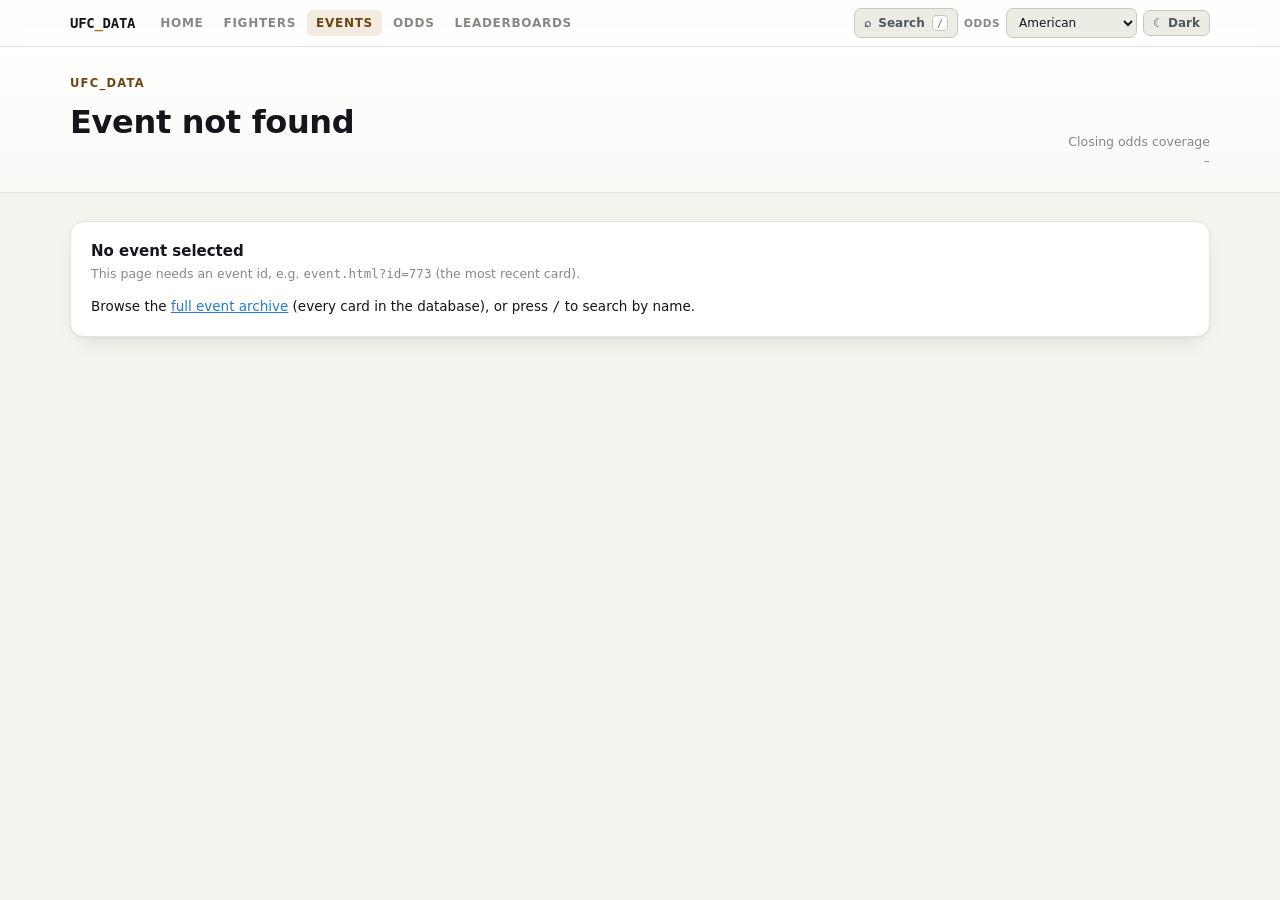
<file: docs/event.html>
<!doctype html>
<html lang="en">
<head>
<meta charset="utf-8">
<meta name="viewport" content="width=device-width, initial-scale=1">
<title>Event card · UFC_Data</title>
<meta name="description" content="Full UFC event card: every bout with closing odds, implied probability, result and the per-fight statistics for both corners.">
<link rel="icon" href="data:image/svg+xml,%3Csvg xmlns='http://www.w3.org/2000/svg' viewBox='0 0 32 32'%3E%3Crect width='32' height='32' rx='7' fill='%23a8681a'/%3E%3Crect x='7' y='20' width='18' height='4' rx='2' fill='%23fff'/%3E%3C/svg%3E">
<link rel="stylesheet" href="assets/site.css">
<script src="assets/app.js"></script>
<style>
  /* page-local layout only — everything visual comes from assets/site.css */
  .idhead .facts{ display:flex; flex-wrap:wrap; gap:4px 16px; margin:10px 0 0; padding:0; list-style:none;
                  font-size:13px; color:var(--ink-2); }
  .idhead .facts li{ display:flex; gap:6px; }
  .idhead .facts b{ color:var(--ink); font-weight:600; }
  .refline{ margin:10px 0 0; font-size:12.5px; color:var(--ink-muted); max-width:70ch; }
  .refline b{ color:var(--ink-2); font-weight:600; }
  .cardnav{ display:flex; gap:10px; align-items:center; flex-wrap:wrap; margin-top:14px; font-size:12.5px; }
  .cardnav a{ color:var(--ink-2); text-decoration:none; border:1px solid var(--line-strong);
              border-radius:7px; padding:5px 10px; white-space:nowrap; }
  .cardnav a:hover{ color:var(--ink); border-color:var(--ink-muted); }
  .cardnav span.disabled{ opacity:.4; border:1px solid var(--line-strong); border-radius:7px; padding:5px 10px; }

  .tablehead{ display:flex; align-items:center; justify-content:space-between; gap:10px 16px;
              flex-wrap:wrap; margin:0 2px 10px; }
  .tablehead .hint{ font-size:11.5px; color:var(--ink-muted); }

  /* two stacked corner values inside one dense row */
  .two > span{ display:block; line-height:19px; }
  .two .corner-b{ color:var(--ink-2); }
  .boutcell{ display:flex; align-items:center; gap:9px; }
  .bt-toggle{
    flex:0 0 auto; width:20px; height:20px; line-height:1; padding:0; cursor:pointer;
    background:transparent; border:1px solid var(--line-strong); border-radius:5px;
    color:var(--ink-muted); font-size:10px;
  }
  .bt-toggle:hover{ color:var(--ink); border-color:var(--ink-muted); }
  .bt-toggle .chev{ display:inline-block; transition: transform .12s ease; }
  .bt-toggle[aria-expanded="true"] .chev{ transform: rotate(90deg); }
  .bt-toggle[aria-expanded="true"]{ background:var(--accent-soft); color:var(--accent-ink); border-color:transparent; }
  .ord{ flex:0 0 auto; min-width:38px; text-align:center; font-size:9.5px; font-weight:700;
        letter-spacing:.05em; text-transform:uppercase; color:var(--ink-muted); }
  .names{ min-width:210px; }
  .names .nm{ display:flex; align-items:center; gap:7px; line-height:19px; }
  .names .nm .res{ flex:0 0 auto; min-width:26px; justify-content:center; }
  .names .nm.winner a{ font-weight:700; }
  td.odds-na{ color:var(--ink-muted); cursor:help; }
  .o-fav{ color:var(--series-1); font-weight:700; }
  .o-dog{ color:var(--series-2); font-weight:700; }
  tr.boutrow{ cursor:pointer; }

  /* expanded per-corner statistics.
     NB: the child combinator matters — a descendant selector here would also
     hit the <td>s of the nested comparison table and undo their layout. */
  .table-frozen table.odds tbody tr.statrow > td{
    position:static; box-shadow:none; white-space:normal;
    background: color-mix(in srgb, var(--surface-2) 70%, var(--surface));
    padding:12px 14px 14px; text-align:left;
  }
  .table-frozen table.odds tbody tr.statrow:hover > td{
    background: color-mix(in srgb, var(--surface-2) 70%, var(--surface));
  }
  table.cmp{ width:100%; max-width:720px; border-collapse:collapse; font-size:12px; }
  table.cmp th{ font:700 10.5px/1.3 system-ui,sans-serif; text-transform:uppercase; letter-spacing:.05em;
                color:var(--ink-muted); padding:0 6px 6px; background:none; border:0; }
  table.cmp th.nm-a{ text-align:left; color:var(--series-1); }
  table.cmp th.nm-b{ text-align:right; color:var(--series-2); }
  table.cmp th.mid{ text-align:center; }
  table.cmp td{ padding:3px 6px; border:0; background:none; vertical-align:middle; }
  table.cmp td.v{ font-family:ui-monospace,Menlo,Consolas,monospace; font-variant-numeric:tabular-nums;
                  white-space:nowrap; width:1%; }
  table.cmp td.v.a{ text-align:left; }
  table.cmp td.v.b{ text-align:right; }
  table.cmp td.lbl{ text-align:center; color:var(--ink-2); white-space:nowrap; width:1%; padding:3px 12px; }
  table.cmp td.bar{ width:38%; }
  table.cmp td.bar i{ display:block; height:9px; border-radius:3px; min-width:0; }
  table.cmp td.bar.a{ text-align:right; }
  table.cmp td.bar.a i{ margin-left:auto; background:var(--series-1); }
  table.cmp td.bar.b i{ background:var(--series-2); }
  table.cmp td.bar i.zero{ background:var(--line-strong); }
  table.cmp tr.lead td.v{ font-weight:700; }
  .statnote{ margin:10px 0 0; font-size:11.5px; color:var(--ink-muted); max-width:70ch; }
  @media (max-width: 720px){ .names{ min-width:150px; } table.cmp td.bar{ width:22%; } }
</style>
</head>
<body>

<div id="sitenav-slot"></div>

<header class="top">
  <div class="inner">
    <div class="idhead" style="flex:1">
      <div>
        <p class="kicker" id="e-kicker">Event card</p>
        <h1 id="e-name">Loading…</h1>
        <ul class="facts" id="e-facts"></ul>
        <p class="refline" id="e-refs"></p>
        <nav class="cardnav" id="e-cardnav" aria-label="Adjacent events"></nav>
      </div>
    </div>
    <div class="source-note">
      Closing odds coverage<br><span id="e-coverage">–</span>
    </div>
  </div>
</header>

<div class="shell">

  <div id="e-missing" hidden>
    <div class="card" style="margin-top:28px">
      <h3>No event selected</h3>
      <p class="cardnote" id="e-missing-msg">This page needs an event id, e.g. <code>event.html?id=773</code>.</p>
      <p style="font-size:13.5px;margin:0">
        Browse the <a href="events.html">full event archive</a> (every card in the database),
        or press <kbd>/</kbd> to search by name.
      </p>
    </div>
  </div>

  <div id="e-body" hidden>
    <h2 class="section-title">Full card</h2>
    <p class="section-desc" id="e-desc">Bouts in card order, main event first. Closing odds are the consensus
      American price for each corner; implied probability is taken straight from that price and still contains
      the book's vig.</p>

    <div class="card" style="padding:14px 14px 10px">
      <div class="tablehead">
        <button class="tab-btn" type="button" id="expand-all" aria-pressed="false">Expand all statistics</button>
        <span class="hint">Select a bout row (or its ▸ button) to open the per-corner statistics.</span>
      </div>
      <div class="table-frozen">
        <table class="odds" id="card-table">
          <thead>
            <tr>
              <th class="l" scope="col">Bout</th>
              <th scope="col">Closing odds</th>
              <th scope="col">Implied</th>
              <th class="l" scope="col">Weight class</th>
              <th class="l" scope="col">Method</th>
              <th scope="col">Rd</th>
              <th scope="col">Time</th>
              <th class="l" scope="col">Referee</th>
            </tr>
          </thead>
          <tbody id="card-tbody"></tbody>
        </table>
      </div>
      <div class="legend" style="margin:10px 2px 4px">
        <span class="item"><span class="swatch sq" style="background:var(--series-1)"></span>Betting favourite</span>
        <span class="item"><span class="swatch sq" style="background:var(--series-2)"></span>Underdog</span>
        <span class="item" id="card-count">–</span>
        <span class="item" style="margin-left:auto">Odds shown in <b id="card-fmt" style="margin-left:4px">American</b> format — change it in the top bar.</span>
      </div>
    </div>

    <footer>
      <strong>About this card.</strong> Results and per-fight statistics come from
      <code>Data/fight_data.csv</code> and <code>Data/fight_data_raw.csv</code>; closing prices are joined from
      <code>Data/moneyline.csv</code>. Notes:
      <ul>
        <li id="foot-coverage">–</li>
        <li>A <span class="mono">—</span> in the odds column means no closing line was matched for that bout.
          It is never a substitute for a real price.</li>
        <li>Bout order is reconstructed from the scrape order within a card (main event first). It is accurate
          for the headline bouts but the exact prelim running order can differ from the broadcast.</li>
        <li>The statistics panel shows totals for the whole fight, not per round. Bouts before roughly 2001
          frequently have partial or zero strike counts on record.</li>
      </ul>
    </footer>
  </div>
</div>

<script>
(function () {
  "use strict";

  var qs = new URLSearchParams(location.search);
  var rawId = qs.get("id");
  if (rawId === null || rawId === "") {
    /* secondary contract: event.html#event-123 (same shape betting.html accepts) */
    var hm = /^#event-(\d+)$/.exec(location.hash || "");
    if (hm) rawId = hm[1];
  }
  var eventId = rawId === null || rawId === "" ? null : parseInt(rawId, 10);

  var DATA = null, EV = null, BOUTS = [], allOpen = false;

  var STAT_ROWS = [
    { lbl: "Knockdowns",        get: function (s) { return s[0]; }, fmt: plain },
    { lbl: "Sig. strikes",      get: function (s) { return s[1]; }, fmt: ofAtt(1, 2) },
    { lbl: "Sig. strike acc.",  get: function (s) { return s[2] ? s[1] / s[2] : 0; }, fmt: accOf(1, 2), isPct: true },
    { lbl: "Total strikes",     get: function (s) { return s[3]; }, fmt: ofAtt(3, 4) },
    { lbl: "Takedowns",         get: function (s) { return s[5]; }, fmt: ofAtt(5, 6) },
    { lbl: "Takedown acc.",     get: function (s) { return s[6] ? s[5] / s[6] : 0; }, fmt: accOf(5, 6), isPct: true },
    { lbl: "Submission att.",   get: function (s) { return s[7]; }, fmt: plain },
    { lbl: "Reversals",         get: function (s) { return s[8]; }, fmt: plain }
  ];
  function plain(s, v) { return String(v); }
  function ofAtt(li, ai) {
    return function (s) { return s[li].toLocaleString() + " / " + s[ai].toLocaleString(); };
  }
  function accOf(li, ai) {
    return function (s) { return s[ai] ? UFC.pct(s[li] / s[ai], 1) : UFC.DASH; };
  }

  function escapeHtml(s) {
    return String(s).replace(/&/g, "&amp;").replace(/</g, "&lt;").replace(/>/g, "&gt;").replace(/"/g, "&quot;");
  }

  function showMissing(msg) {
    document.getElementById("e-missing").hidden = false;
    document.getElementById("e-body").hidden = true;
    document.getElementById("e-name").textContent = "Event not found";
    document.getElementById("e-kicker").textContent = "UFC_Data";
    if (msg) document.getElementById("e-missing-msg").innerHTML = msg;
  }

  function priced(f) { return f.oa !== null && f.oa !== undefined && f.ob !== null && f.ob !== undefined; }

  /* ---------------------------------------------------------------- header */
  function renderHeader() {
    document.title = EV.n + " · UFC_Data";
    document.getElementById("e-name").textContent = EV.n;
    document.getElementById("e-kicker").textContent = "Event card · " + UFC.fmtDate(EV.d);

    var nPriced = 0, nTitle = 0, finishes = 0;
    BOUTS.forEach(function (f) {
      if (priced(f)) nPriced++;
      if (f.t > 0) nTitle++;
      if (f.m && !/decision/i.test(f.m) && (f.w === "a" || f.w === "b")) finishes++;
    });

    var facts = [
      ["Date", UFC.fmtDateLong(EV.d)],
      ["Bouts", BOUTS.length + (nTitle ? " · " + nTitle + " title" : "")],
      ["Finishes", finishes + " of " + BOUTS.length],
      ["Priced bouts", nPriced + " of " + BOUTS.length]
    ];
    var ul = document.getElementById("e-facts");
    ul.innerHTML = "";
    facts.forEach(function (f) {
      var li = document.createElement("li");
      li.innerHTML = "<span>" + f[0] + "</span><b>" + escapeHtml(f[1]) + "</b>";
      ul.appendChild(li);
    });

    /* referees working the card, busiest first */
    var counts = {}, order = [], unknown = 0;
    BOUTS.forEach(function (f) {
      if (f.ref === null || f.ref === undefined) { unknown++; return; }
      var nm = DATA.referees[f.ref];
      if (!nm) { unknown++; return; }
      if (!counts[nm]) { counts[nm] = 0; order.push(nm); }
      counts[nm]++;
    });
    order.sort(function (a, b) { return counts[b] - counts[a] || (a < b ? -1 : 1); });
    var refEl = document.getElementById("e-refs");
    if (!order.length) {
      refEl.innerHTML = "<b>Referees:</b> none on record for this card.";
    } else {
      refEl.innerHTML = "<b>Referee" + (order.length === 1 ? "" : "s") + ":</b> " +
        order.map(function (n) {
          return escapeHtml(n) + " <span class=\"mono\">(" + counts[n] + ")</span>";
        }).join(" · ") +
        (unknown ? " · <span class=\"mono\">" + unknown + "</span> bout" + (unknown === 1 ? "" : "s") +
          " with no referee on record" : "");
    }

    /* previous / next card — events.json is ordered chronologically by index */
    var nav = document.getElementById("e-cardnav");
    nav.innerHTML = "";
    var prev = DATA.events[EV.i - 1], next = DATA.events[EV.i + 1];
    nav.appendChild(navChip(prev, "← ", "Previous card"));
    var archive = document.createElement("a");
    archive.href = "events.html";
    archive.textContent = "All " + DATA.events.length.toLocaleString() + " events";
    nav.appendChild(archive);
    nav.appendChild(navChip(next, "", "Next card", true));

    var cov = UFC.oddsCoverage;
    document.getElementById("e-coverage").textContent =
      cov ? UFC.fmtDate(cov.from) + " – " + UFC.fmtDate(cov.to) : "unknown";
    document.getElementById("foot-coverage").textContent = cov
      ? "Matched closing lines exist only between " + UFC.fmtDateLong(cov.from) + " and " +
        UFC.fmtDateLong(cov.to) + " — " + cov.priced.toLocaleString() + " of " +
        cov.total.toLocaleString() + " UFC fights in the database are priced."
      : "Odds coverage is partial.";

    var desc = document.getElementById("e-desc");
    if (!nPriced) {
      desc.innerHTML = "Bouts in card order, main event first. <b>No bout on this card has a matched closing " +
        "line</b>" + (cov ? " — it falls outside the " + UFC.fmtDate(cov.from) + " – " + UFC.fmtDate(cov.to) +
        " moneyline window" : "") + ", so every price below reads —. Results and statistics are complete.";
    }
  }

  function navChip(ev, prefix, label, suffixArrow) {
    if (!ev) {
      var s = document.createElement("span");
      s.className = "disabled";
      s.textContent = prefix + label;
      return s;
    }
    var a = document.createElement("a");
    a.href = "event.html?id=" + ev.i;
    a.textContent = prefix + ev.n + (suffixArrow ? " →" : "");
    a.title = label + ": " + ev.n + " · " + UFC.fmtDate(ev.d);
    return a;
  }

  /* ----------------------------------------------------------- card table */
  function ordLabel(o) {
    if (o === 1) return "Main";
    if (o === 2) return "Co-main";
    return String(o);
  }

  function nameLine(fighter, res, isWinner) {
    var d = document.createElement("span");
    d.className = "nm" + (isWinner ? " winner" : "");
    var pill = document.createElement("span");
    pill.className = "pill res " + (res === "W" ? "win" : res === "L" ? "loss" : res === "D" ? "draw" : "nc");
    pill.textContent = res;
    var a = document.createElement("a");
    a.href = "fighter.html?id=" + fighter.i;
    a.textContent = fighter.n;
    d.appendChild(pill);
    d.appendChild(a);
    return d;
  }

  function twoCell(topText, botText, topCls, botCls) {
    var td = document.createElement("td");
    td.className = "mono two";
    var t = document.createElement("span");
    t.textContent = topText;
    if (topCls) t.className = topCls;
    var b = document.createElement("span");
    b.textContent = botText;
    b.className = "corner-b" + (botCls ? " " + botCls : "");
    td.appendChild(t);
    td.appendChild(b);
    return td;
  }

  function renderCard() {
    var tbody = document.getElementById("card-tbody");
    tbody.innerHTML = "";
    var nPriced = 0;

    BOUTS.forEach(function (f) {
      var A = DATA.fighters[f.a], B = DATA.fighters[f.b];
      var has = priced(f);
      if (has) nPriced++;
      var resA = f.w === "D" ? "D" : f.w === "N" ? "NC" : (f.w === "a" ? "W" : "L");
      var resB = f.w === "D" ? "D" : f.w === "N" ? "NC" : (f.w === "b" ? "W" : "L");
      var statId = "bout-stats-" + f.i;

      var tr = document.createElement("tr");
      tr.className = "boutrow";

      /* -- frozen bout cell: order chip, expander, both corners ------------ */
      var tdBout = document.createElement("td");
      tdBout.className = "l";
      var wrap = document.createElement("div");
      wrap.className = "boutcell";

      var btn = document.createElement("button");
      btn.type = "button";
      btn.className = "bt-toggle";
      btn.setAttribute("aria-expanded", "false");
      btn.setAttribute("aria-controls", statId);
      btn.setAttribute("aria-label", "Show fight statistics for " + A.n + " versus " + B.n);
      btn.innerHTML = '<span class="chev" aria-hidden="true">▸</span>';

      var ord = document.createElement("span");
      ord.className = "ord";
      ord.textContent = ordLabel(f.o);
      ord.title = "Bout " + f.o + " of " + BOUTS.length + " on this card";

      var names = document.createElement("div");
      names.className = "names";
      names.appendChild(nameLine(A, resA, f.w === "a"));
      names.appendChild(nameLine(B, resB, f.w === "b"));

      wrap.appendChild(btn);
      wrap.appendChild(ord);
      wrap.appendChild(names);
      tdBout.appendChild(wrap);
      tr.appendChild(tdBout);

      /* -- odds + implied ------------------------------------------------- */
      var favA = has && f.oa < f.ob, favB = has && f.ob < f.oa;
      var tdOdds = twoCell(
        has ? UFC.odds(f.oa) : UFC.DASH,
        has ? UFC.odds(f.ob) : UFC.DASH,
        has ? (favA ? "o-fav" : favB ? "o-dog" : "") : "",
        has ? (favB ? "o-fav" : favA ? "o-dog" : "") : ""
      );
      var tdImp = twoCell(
        has ? UFC.pct(UFC.impliedProb(f.oa), 1) : UFC.DASH,
        has ? UFC.pct(UFC.impliedProb(f.ob), 1) : UFC.DASH
      );
      if (!has) {
        [tdOdds, tdImp].forEach(function (td) {
          td.className += " odds-na";
          td.title = UFC.ODDS_COVERAGE_NOTE;
        });
        tdOdds.setAttribute("aria-label", "No closing odds on record for this bout");
        tdOdds.tabIndex = 0;
      }
      tr.appendChild(tdOdds);
      tr.appendChild(tdImp);

      /* -- bout-level cells ----------------------------------------------- */
      var tdWc = document.createElement("td");
      tdWc.className = "l";
      tdWc.appendChild(document.createTextNode((f.g === "W" ? "Women's " : "") + f.wc));
      if (f.t > 0) {
        var tp = document.createElement("span");
        tp.className = "pill title";
        tp.style.marginLeft = "6px";
        tp.textContent = f.t === 2 ? "INTERIM" : "TITLE";
        tp.title = f.t === 2 ? "Interim championship bout" : "Championship bout";
        tdWc.appendChild(tp);
      }
      tr.appendChild(tdWc);

      tr.appendChild(UFC.td(f.m || UFC.DASH, "l"));
      tr.appendChild(UFC.td(f.r ? String(f.r) : UFC.DASH, "mono"));
      tr.appendChild(UFC.td(f.tm || UFC.DASH, "mono"));
      var refName = (f.ref === null || f.ref === undefined) ? null : DATA.referees[f.ref];
      tr.appendChild(UFC.td(refName || UFC.DASH, refName ? "l" : "l dim"));

      tbody.appendChild(tr);

      /* -- collapsed statistics row --------------------------------------- */
      var sTr = document.createElement("tr");
      sTr.className = "statrow";
      sTr.id = statId;
      sTr.hidden = true;
      var sTd = document.createElement("td");
      sTd.colSpan = 8;
      sTd.appendChild(buildComparison(f, A, B));
      sTr.appendChild(sTd);
      tbody.appendChild(sTr);

      function toggle(force) {
        var open = force === undefined ? sTr.hidden : force;
        sTr.hidden = !open;
        btn.setAttribute("aria-expanded", open ? "true" : "false");
        btn.setAttribute("aria-label", (open ? "Hide" : "Show") + " fight statistics for " + A.n + " versus " + B.n);
      }
      btn.addEventListener("click", function (e) { e.stopPropagation(); toggle(); });
      tr.addEventListener("click", function (e) {
        var t = e.target;
        while (t && t !== tr) {
          var tag = (t.tagName || "").toLowerCase();
          if (tag === "a" || tag === "button") return;
          t = t.parentNode;
        }
        toggle();
      });
      tr.__toggle = toggle;
    });

    document.getElementById("card-count").textContent =
      BOUTS.length + (BOUTS.length === 1 ? " bout" : " bouts") + " · " +
      nPriced + " with a closing line, " + (BOUTS.length - nPriced) + " without";
    document.getElementById("card-fmt").textContent = UFC.oddsFormatLabel();
    syncExpandAll();
  }

  /* ------------------------------------------------- statistics comparison */
  function buildComparison(f, A, B) {
    var box = document.createElement("div");
    var sa = f.sa || [], sb = f.sb || [];
    var any = false;
    for (var k = 0; k < 9; k++) { if (sa[k] || sb[k]) { any = true; break; } }

    if (!any) {
      var none = document.createElement("p");
      none.className = "statnote";
      none.style.margin = "0";
      none.textContent = "No per-fight statistics were recorded for this bout — every counter on record is zero. " +
        "That is common for the earliest cards and for fights that ended in seconds.";
      box.appendChild(none);
      return box;
    }

    var tbl = document.createElement("table");
    tbl.className = "cmp";
    var cap = document.createElement("caption");
    cap.className = "visually-hidden";
    cap.textContent = "Fight statistics: " + A.n + " versus " + B.n;
    tbl.appendChild(cap);

    var thead = document.createElement("thead");
    thead.innerHTML = '<tr><th class="nm-a" colspan="2" scope="col">' + escapeHtml(A.n) + '</th>' +
      '<th class="mid" scope="col">Statistic</th>' +
      '<th class="nm-b" colspan="2" scope="col">' + escapeHtml(B.n) + '</th></tr>';
    tbl.appendChild(thead);

    var tb = document.createElement("tbody");
    STAT_ROWS.forEach(function (row) {
      var va = row.get(sa), vb = row.get(sb);
      var max = Math.max(va, vb, row.isPct ? 1 : 0) || 1;
      var tr = document.createElement("tr");
      if (va !== vb) tr.className = "lead";

      tr.appendChild(valCell(row.fmt(sa, va), "a", va >= vb));
      tr.appendChild(barCell(va / max, "a"));
      var lbl = document.createElement("td");
      lbl.className = "lbl";
      lbl.textContent = row.lbl;
      tr.appendChild(lbl);
      tr.appendChild(barCell(vb / max, "b"));
      tr.appendChild(valCell(row.fmt(sb, vb), "b", vb >= va));
      tb.appendChild(tr);
    });
    tbl.appendChild(tb);
    box.appendChild(tbl);

    var note = document.createElement("p");
    note.className = "statnote";
    note.textContent = "Whole-fight totals. " +
      (f.r ? "Fight ended in round " + f.r + " at " + f.tm + " of " + f.sr + " scheduled." : "") +
      " Accuracy is landed ÷ attempted and is undefined when nothing was thrown.";
    box.appendChild(note);
    return box;
  }

  function valCell(text, side, lead) {
    var td = document.createElement("td");
    td.className = "v " + side;
    td.textContent = text;
    if (!lead) td.style.color = "var(--ink-2)";
    return td;
  }
  function barCell(frac, side) {
    var td = document.createElement("td");
    td.className = "bar " + side;
    var i = document.createElement("i");
    var pctW = Math.max(0, Math.min(1, frac || 0)) * 100;
    i.style.width = (pctW < 1.5 ? 1.5 : pctW) + "%";
    if (!frac) i.className = "zero";
    i.setAttribute("aria-hidden", "true");
    td.appendChild(i);
    return td;
  }

  /* ------------------------------------------------------------ expand all */
  function syncExpandAll() {
    var btn = document.getElementById("expand-all");
    btn.setAttribute("aria-pressed", allOpen ? "true" : "false");
    btn.textContent = allOpen ? "Collapse all statistics" : "Expand all statistics";
  }
  document.getElementById("expand-all").addEventListener("click", function () {
    allOpen = !allOpen;
    var rows = document.querySelectorAll("#card-tbody tr.boutrow");
    for (var i = 0; i < rows.length; i++) if (rows[i].__toggle) rows[i].__toggle(allOpen);
    syncExpandAll();
  });

  /* ------------------------------------------------------------ orchestrate */
  UFC.nav("events");

  UFC.load().then(function (data) {
    DATA = data;
    if (eventId === null || isNaN(eventId) || eventId < 0 || eventId >= data.events.length) {
      showMissing(rawId
        ? 'No event with id <code>' + escapeHtml(rawId) + '</code>. Ids run 0–' + (data.events.length - 1) + '.'
        : 'This page needs an event id, e.g. <code>event.html?id=' + (data.events.length - 1) + '</code> (the most recent card).');
      return;
    }
    EV = data.events[eventId];
    BOUTS = data.fights.filter(function (f) { return f.e === eventId; })
      .sort(function (a, b) { return a.o - b.o; });
    document.getElementById("e-body").hidden = false;
    renderHeader();
    renderCard();
  })["catch"](function (err) {
    showMissing("Could not load site data (" + escapeHtml(err.message || String(err)) +
      "). Serve the <code>docs/</code> folder over http rather than opening the file directly.");
    if (window.console) console.error(err);
  });

  /* odds-format change / theme flip → re-render prices */
  window.addEventListener("ufc:repaint", function () {
    if (EV) { allOpen = false; renderCard(); }
  });
})();
</script>
</body>
</html>
</file>
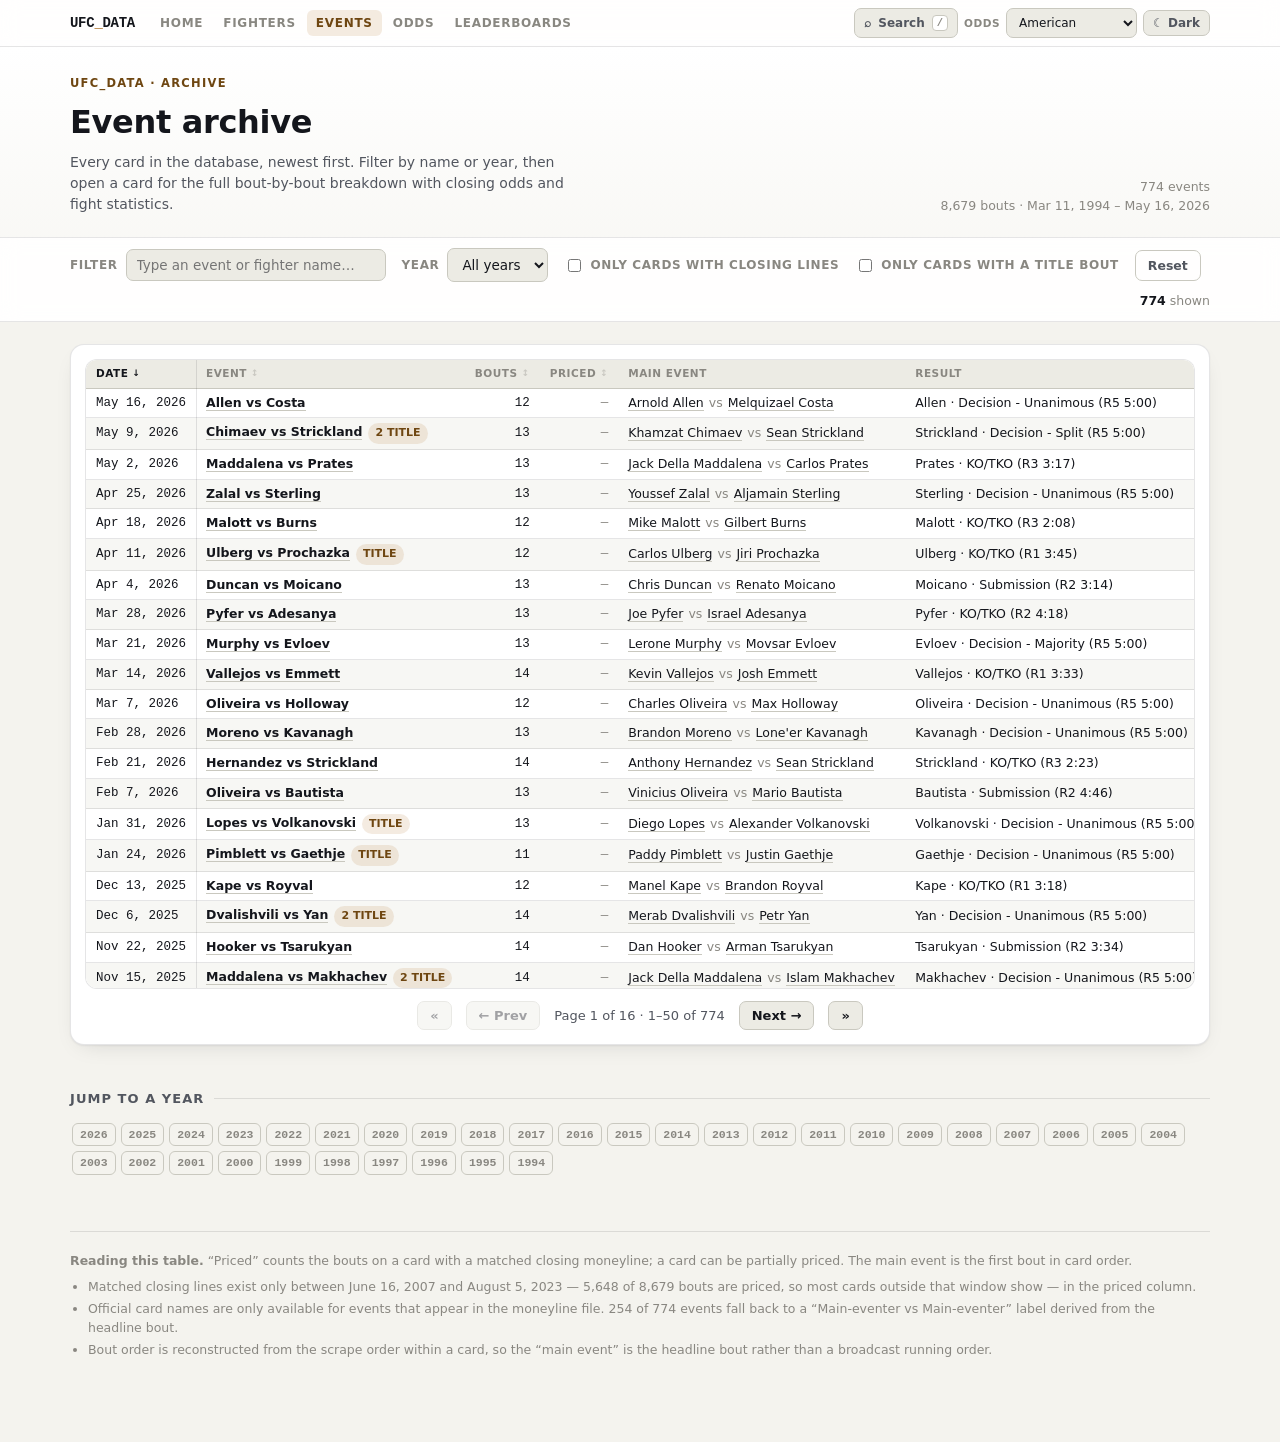
<file: docs/events.html>
<!doctype html>
<html lang="en">
<head>
<meta charset="utf-8">
<meta name="viewport" content="width=device-width, initial-scale=1">
<title>Event archive · UFC_Data</title>
<meta name="description" content="Every UFC card in the database, newest first: date, bout count, main event and how many bouts carry a matched closing line.">
<link rel="icon" href="data:image/svg+xml,%3Csvg xmlns='http://www.w3.org/2000/svg' viewBox='0 0 32 32'%3E%3Crect width='32' height='32' rx='7' fill='%23a8681a'/%3E%3Crect x='7' y='20' width='18' height='4' rx='2' fill='%23fff'/%3E%3C/svg%3E">
<link rel="stylesheet" href="assets/site.css">
<script src="assets/app.js"></script>
<style>
  /* page-local layout only — everything visual comes from assets/site.css */
  .toolbar{
    position: sticky; top: 46px; z-index: 20;
    background: color-mix(in srgb, var(--surface) 92%, transparent);
    backdrop-filter: blur(10px) saturate(1.2);
    border-bottom: 1px solid var(--line);
  }
  .toolbar .inner{
    max-width: 1180px; margin: 0 auto; padding: 10px 20px;
    display:flex; flex-wrap:wrap; align-items:center; gap: 10px 16px;
  }
  .toolbar label{ font-size:12px; font-weight:600; color: var(--ink-muted); text-transform:uppercase; letter-spacing:.05em; }
  .toolbar input.txt{ min-width: 260px; }
  .toolbar .grp{ display:flex; align-items:center; gap:8px; }
  .toolbar .count{ margin-left:auto; font-size:12.5px; color: var(--ink-muted); }
  .toolbar .count b{ color: var(--ink); font-variant-numeric: tabular-nums; }
  .chk{ display:flex; align-items:center; gap:6px; font-size:12.5px; color: var(--ink-2); text-transform:none; letter-spacing:0; font-weight:500; }
  @media (max-width: 720px){ .toolbar{ position: static; } .toolbar input.txt{ min-width: 0; flex:1; } }
  .main-ev .vs{ color: var(--ink-muted); padding: 0 5px; }
  td.ev-name a{ font-weight:600; }
  .yearchips{ display:flex; flex-wrap:wrap; gap:5px; margin: 14px 2px 0; }
  .yearchips button{
    font: 600 11.5px/1 ui-monospace, Menlo, Consolas, monospace;
    background: transparent; color: var(--ink-muted);
    border: 1px solid var(--line-strong); border-radius: 6px; padding: 5px 7px; cursor: pointer;
  }
  .yearchips button:hover{ color: var(--ink); border-color: var(--ink-muted); }
  .yearchips button[aria-pressed="true"]{ background: var(--accent-soft); color: var(--accent-ink); border-color: transparent; }
</style>
</head>
<body>

<div id="sitenav-slot"></div>

<header class="top">
  <div class="inner">
    <div>
      <p class="kicker">UFC_Data · Archive</p>
      <h1>Event archive</h1>
      <p class="sub">Every card in the database, newest first. Filter by name or year, then open a card for the
        full bout-by-bout breakdown with closing odds and fight statistics.</p>
    </div>
    <div class="source-note">
      <span id="hdr-count">–</span> events<br>
      <span id="hdr-fights">–</span> bouts · <span id="hdr-span">–</span>
    </div>
  </div>
</header>

<div class="toolbar">
  <div class="inner">
    <div class="grp">
      <label for="q">Filter</label>
      <input class="txt" type="search" id="q" placeholder="Type an event or fighter name…" autocomplete="off"
             spellcheck="false" aria-label="Filter events by event name or main-event fighter">
    </div>
    <div class="grp">
      <label for="yr">Year</label>
      <select id="yr" aria-label="Filter events by year">
        <option value="">All years</option>
      </select>
    </div>
    <label class="chk"><input type="checkbox" id="pricedonly"> Only cards with closing lines</label>
    <label class="chk"><input type="checkbox" id="titleonly"> Only cards with a title bout</label>
    <button class="reset-btn" type="button" id="reset">Reset</button>
    <span class="count"><b id="ec">–</b> shown</span>
  </div>
</div>

<div class="shell">
  <div class="card" style="margin-top:22px; padding:14px 14px 10px">
    <div class="table-frozen table-frozen--y">
      <table class="odds" id="ev-table">
        <thead>
          <tr id="ev-head"></tr>
        </thead>
        <tbody id="ev-tbody">
          <tr><td colspan="6" class="empty-state">Loading events…</td></tr>
        </tbody>
      </table>
    </div>
    <div class="pager">
      <button id="pg-first" type="button" aria-label="First page">&laquo;</button>
      <button id="pg-prev" type="button">&larr; Prev</button>
      <span id="pg-label" aria-live="polite">Page 1</span>
      <button id="pg-next" type="button">Next &rarr;</button>
      <button id="pg-last" type="button" aria-label="Last page">&raquo;</button>
    </div>
  </div>

  <h2 class="section-title">Jump to a year</h2>
  <div class="yearchips" id="yearchips" role="group" aria-label="Filter events by year"></div>

  <footer>
    <strong>Reading this table.</strong> “Priced” counts the bouts on a card with a matched closing moneyline;
    a card can be partially priced. The main event is the first bout in card order.
    <ul>
      <li id="foot-coverage">–</li>
      <li id="foot-names">–</li>
      <li>Bout order is reconstructed from the scrape order within a card, so the “main event” is the headline
        bout rather than a broadcast running order.</li>
    </ul>
  </footer>
</div>

<script>
(function () {
  "use strict";

  var PAGE_SIZE = 50;
  var DATA = null, ROWS = [], VIEW = [], page = 0;
  var sortKey = "d", sortDir = -1;   /* newest first */

  var COLS = [
    { key: "d",  label: "Date", cls: "l", sort: "text", get: function (r) { return r.e.d; },
      fmt: function (v) { return UFC.fmtDate(v); } },
    { key: "n",  label: "Event", cls: "l", sort: "text", get: function (r) { return r.e.n; } },
    { key: "nf", label: "Bouts", sort: "num", get: function (r) { return r.e.nf; } },
    { key: "pr", label: "Priced", sort: "num", get: function (r) { return r.priced; },
      title: "Bouts on this card with a matched closing moneyline" },
    { key: "me", label: "Main event", cls: "l", sort: null, get: function (r) { return r.main; } },
    { key: "mm", label: "Result", cls: "l", sort: null, get: function (r) { return r.main; } }
  ];

  /* ------------------------------------------------------------- head row */
  function buildHead() {
    var tr = document.getElementById("ev-head");
    tr.innerHTML = "";
    COLS.forEach(function (c) {
      var th = document.createElement("th");
      th.className = (c.cls || "") + (c.sort ? " sortable" : "");
      th.scope = "col";
      if (c.title) th.title = c.title;
      if (c.sort) {
        var b = document.createElement("button");
        b.type = "button";
        b.textContent = c.label;
        b.setAttribute("aria-label", "Sort by " + c.label);
        b.addEventListener("click", function () { setSort(c.key); });
        th.appendChild(b);
        if (sortKey === c.key) th.setAttribute("aria-sort", sortDir > 0 ? "ascending" : "descending");
      } else {
        th.textContent = c.label;
      }
      tr.appendChild(th);
    });
  }

  function setSort(key) {
    if (sortKey === key) sortDir = -sortDir;
    else { sortKey = key; sortDir = key === "n" ? 1 : -1; }
    buildHead();
    apply(true);
  }

  /* ------------------------------------------------------------- filtering */
  function apply(keepPage) {
    var q = document.getElementById("q").value.trim().toLowerCase();
    var yr = document.getElementById("yr").value;
    var pricedOnly = document.getElementById("pricedonly").checked;
    var titleOnly = document.getElementById("titleonly").checked;

    VIEW = ROWS.filter(function (r) {
      if (yr && r.e.d.slice(0, 4) !== yr) return false;
      if (pricedOnly && !r.priced) return false;
      if (titleOnly && !r.titles) return false;
      if (q && r.lower.indexOf(q) < 0) return false;
      return true;
    });

    var col = null;
    for (var i = 0; i < COLS.length; i++) if (COLS[i].key === sortKey) col = COLS[i];
    if (col && col.sort) {
      VIEW.sort(function (a, b) {
        var va = col.get(a), vb = col.get(b);
        if (va < vb) return -1 * sortDir;
        if (va > vb) return 1 * sortDir;
        return b.e.d < a.e.d ? -1 : 1;
      });
    }

    if (!keepPage) page = 0;
    document.getElementById("ec").textContent = VIEW.length.toLocaleString();
    syncYearChips(yr);
    renderPage();
  }

  function fighterLink(f) {
    var a = document.createElement("a");
    a.href = "fighter.html?id=" + f.i;
    a.textContent = f.n;
    return a;
  }

  function renderPage() {
    var tbody = document.getElementById("ev-tbody");
    var totalPages = Math.max(1, Math.ceil(VIEW.length / PAGE_SIZE));
    page = Math.min(Math.max(page, 0), totalPages - 1);
    var start = page * PAGE_SIZE, end = Math.min(start + PAGE_SIZE, VIEW.length);
    tbody.innerHTML = "";

    if (!VIEW.length) {
      var tr0 = document.createElement("tr");
      var td0 = document.createElement("td");
      td0.colSpan = COLS.length;
      td0.className = "empty-state";
      td0.textContent = "No event matches that filter.";
      tr0.appendChild(td0);
      tbody.appendChild(tr0);
    }

    for (var i = start; i < end; i++) {
      var r = VIEW[i];
      var tr = document.createElement("tr");

      /* date (frozen column) */
      var tdD = document.createElement("td");
      tdD.className = "l mono";
      tdD.textContent = UFC.fmtDate(r.e.d);
      tr.appendChild(tdD);

      /* event name -> event page */
      var tdN = document.createElement("td");
      tdN.className = "l ev-name";
      var a = document.createElement("a");
      a.href = "event.html?id=" + r.e.i;
      a.textContent = r.e.n;
      a.title = r.e.n + " · " + UFC.fmtDate(r.e.d) + " · " + r.e.nf + " bouts";
      tdN.appendChild(a);
      if (r.titles) {
        var tp = document.createElement("span");
        tp.className = "pill title";
        tp.style.marginLeft = "6px";
        tp.textContent = r.titles === 1 ? "TITLE" : r.titles + " TITLE";
        tp.title = r.titles + " championship bout" + (r.titles === 1 ? "" : "s") + " on this card";
        tdN.appendChild(tp);
      }
      tr.appendChild(tdN);

      tr.appendChild(UFC.td(String(r.e.nf), "mono"));

      var tdP = document.createElement("td");
      tdP.className = "mono" + (r.priced ? "" : " dim");
      tdP.textContent = r.priced ? r.priced + " / " + r.e.nf : UFC.DASH;
      if (!r.priced) tdP.title = UFC.ODDS_COVERAGE_NOTE;
      tr.appendChild(tdP);

      /* main event: both fighters linked */
      var tdM = document.createElement("td");
      tdM.className = "l main-ev";
      if (r.main) {
        tdM.appendChild(fighterLink(DATA.fighters[r.main.a]));
        var vs = document.createElement("span");
        vs.className = "vs";
        vs.textContent = "vs";
        tdM.appendChild(vs);
        tdM.appendChild(fighterLink(DATA.fighters[r.main.b]));
      } else {
        tdM.textContent = UFC.DASH;
      }
      tr.appendChild(tdM);

      /* main-event result */
      var tdR = document.createElement("td");
      tdR.className = "l";
      if (r.main) {
        var f = r.main;
        var winner = f.w === "a" ? DATA.fighters[f.a] : f.w === "b" ? DATA.fighters[f.b] : null;
        tdR.textContent = winner
          ? winner.n.split(" ").slice(-1)[0] + " · " + f.m + (f.r ? " (R" + f.r + " " + f.tm + ")" : "")
          : (f.w === "D" ? "Draw · " : "No contest · ") + f.m;
      } else {
        tdR.textContent = UFC.DASH;
      }
      tr.appendChild(tdR);

      tbody.appendChild(tr);
    }

    document.getElementById("pg-label").textContent =
      "Page " + (page + 1) + " of " + totalPages.toLocaleString() +
      " · " + (VIEW.length ? (start + 1).toLocaleString() + "–" + end.toLocaleString() : "0") +
      " of " + VIEW.length.toLocaleString();
    document.getElementById("pg-prev").disabled = page <= 0;
    document.getElementById("pg-first").disabled = page <= 0;
    document.getElementById("pg-next").disabled = page >= totalPages - 1;
    document.getElementById("pg-last").disabled = page >= totalPages - 1;
  }

  function go(delta, absolute) {
    page = absolute === undefined ? page + delta : absolute;
    if (absolute === -1) page = Math.ceil(VIEW.length / PAGE_SIZE) - 1;
    renderPage();
    var t = document.querySelector(".table-frozen");
    if (t) t.scrollTop = 0;
  }

  document.getElementById("pg-prev").addEventListener("click", function () { go(-1); });
  document.getElementById("pg-next").addEventListener("click", function () { go(1); });
  document.getElementById("pg-first").addEventListener("click", function () { go(0, 0); });
  document.getElementById("pg-last").addEventListener("click", function () { go(0, -1); });

  ["q", "yr", "pricedonly", "titleonly"].forEach(function (id) {
    var e = document.getElementById(id);
    e.addEventListener(e.tagName === "INPUT" && e.type !== "checkbox" ? "input" : "change", function () { apply(false); });
  });
  document.getElementById("reset").addEventListener("click", function () {
    document.getElementById("q").value = "";
    document.getElementById("yr").value = "";
    document.getElementById("pricedonly").checked = false;
    document.getElementById("titleonly").checked = false;
    sortKey = "d"; sortDir = -1;
    buildHead();
    apply(false);
  });

  /* ------------------------------------------------------------ year chips */
  function buildYears(years) {
    var sel = document.getElementById("yr");
    var chips = document.getElementById("yearchips");
    years.forEach(function (y) {
      var o = document.createElement("option");
      o.value = String(y); o.textContent = String(y);
      sel.appendChild(o);

      var b = document.createElement("button");
      b.type = "button";
      b.textContent = String(y);
      b.setAttribute("aria-pressed", "false");
      b.dataset.year = String(y);
      b.addEventListener("click", function () {
        var cur = document.getElementById("yr").value;
        document.getElementById("yr").value = cur === String(y) ? "" : String(y);
        apply(false);
        window.scrollTo({ top: 0, behavior: "smooth" });
      });
      chips.appendChild(b);
    });
  }
  function syncYearChips(active) {
    var chips = document.getElementById("yearchips").children;
    for (var i = 0; i < chips.length; i++) {
      chips[i].setAttribute("aria-pressed", chips[i].dataset.year === active ? "true" : "false");
    }
  }

  /* ------------------------------------------------------------ orchestrate */
  UFC.nav("events");
  buildHead();

  UFC.load().then(function (data) {
    DATA = data;

    /* per-event roll-up: main event, priced bouts, title bouts */
    var main = {}, priced = {}, titles = {};
    data.fights.forEach(function (f) {
      if (!main[f.e] || f.o < main[f.e].o) main[f.e] = f;
      if (f.oa !== null && f.oa !== undefined && f.ob !== null && f.ob !== undefined) {
        priced[f.e] = (priced[f.e] || 0) + 1;
      }
      if (f.t > 0) titles[f.e] = (titles[f.e] || 0) + 1;
    });

    ROWS = data.events.map(function (e) {
      var m = main[e.i] || null;
      var names = m ? (data.fighters[m.a].n + " " + data.fighters[m.b].n) : "";
      return {
        e: e, main: m,
        priced: priced[e.i] || 0,
        titles: titles[e.i] || 0,
        lower: (e.n + " " + names).toLowerCase()
      };
    });

    var years = {};
    data.events.forEach(function (e) { years[e.d.slice(0, 4)] = 1; });
    buildYears(Object.keys(years).sort().reverse());

    document.getElementById("hdr-count").textContent = data.events.length.toLocaleString();
    document.getElementById("hdr-fights").textContent = data.fights.length.toLocaleString();
    document.getElementById("hdr-span").textContent = data.events.length
      ? UFC.fmtDate(data.events[0].d) + " – " + UFC.fmtDate(data.events[data.events.length - 1].d)
      : "–";

    var cov = UFC.oddsCoverage;
    document.getElementById("foot-coverage").textContent = cov
      ? "Matched closing lines exist only between " + UFC.fmtDateLong(cov.from) + " and " +
        UFC.fmtDateLong(cov.to) + " — " + cov.priced.toLocaleString() + " of " +
        cov.total.toLocaleString() + " bouts are priced, so most cards outside that window show — in the priced column."
      : "Odds coverage is partial.";

    /* the fallback label build_site_data.py generates is exactly "<lastname> vs <lastname>" */
    var fallback = ROWS.filter(function (r) { return /^\S+ vs \S+$/.test(r.e.n); }).length;
    document.getElementById("foot-names").textContent =
      "Official card names are only available for events that appear in the moneyline file. " +
      fallback.toLocaleString() + " of " + ROWS.length.toLocaleString() +
      " events fall back to a “Main-eventer vs Main-eventer” label derived from the headline bout.";

    apply(false);
  })["catch"](function (err) {
    var tbody = document.getElementById("ev-tbody");
    tbody.innerHTML = "";
    var tr = document.createElement("tr"), td = document.createElement("td");
    td.colSpan = COLS.length;
    tbody.appendChild(tr); tr.appendChild(td);
    UFC.loadError(td, err);
    if (window.console) console.error(err);
  });

  window.addEventListener("ufc:repaint", function () { if (ROWS.length) renderPage(); });
})();
</script>
</body>
</html>
</file>
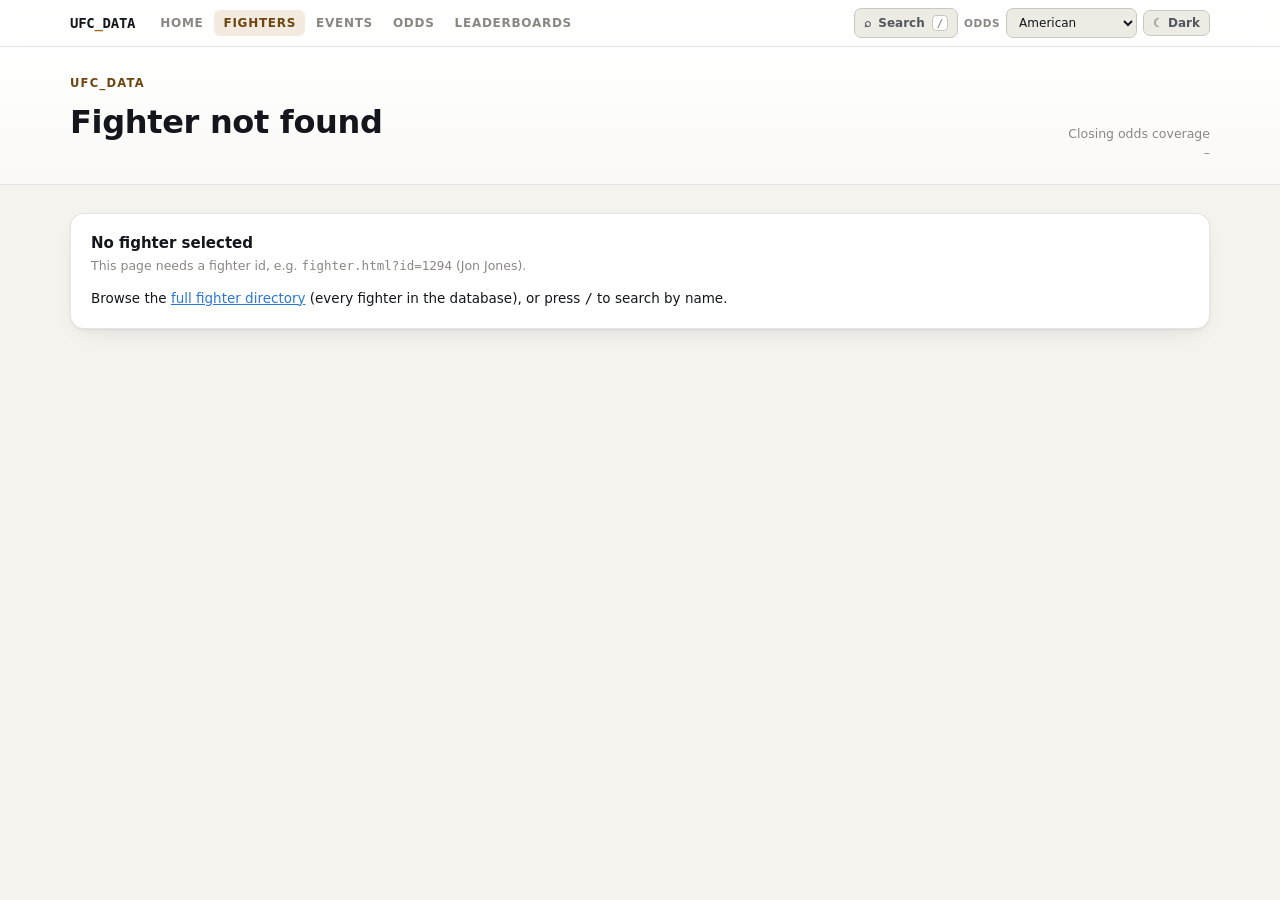
<file: docs/fighter.html>
<!doctype html>
<html lang="en">
<head>
<meta charset="utf-8">
<meta name="viewport" content="width=device-width, initial-scale=1">
<title>Fighter profile · UFC_Data</title>
<meta name="description" content="Full UFC fight history, closing odds, market résumé and career charts for a single fighter.">
<link rel="stylesheet" href="assets/site.css">
<script src="assets/app.js"></script>
<style>
  /* page-local layout only — everything visual comes from assets/site.css */
  .idhead{ display:flex; flex-wrap:wrap; gap:18px 28px; align-items:flex-end; justify-content:space-between; }
  .idhead .facts{ display:flex; flex-wrap:wrap; gap:4px 16px; margin:8px 0 0; padding:0; list-style:none;
                  font-size:13px; color:var(--ink-2); }
  .idhead .facts li{ display:flex; gap:6px; }
  .idhead .facts b{ color:var(--ink); font-weight:600; }
  .rec-big{ font-family: ui-monospace,"SF Mono",Menlo,Consolas,monospace; font-variant-numeric:tabular-nums;
            font-size:19px; font-weight:700; color:var(--ink); }
  .grid-3{ display:grid; grid-template-columns: 1fr 1fr 1fr; gap:20px; }
  @media (max-width: 980px){ .grid-3{ grid-template-columns:1fr; } }
  .resume-grid{ display:grid; grid-template-columns: repeat(auto-fit, minmax(160px,1fr)); gap:14px 22px; margin-top:4px; }
  .resume-grid .lbl{ font-size:11px; font-weight:700; text-transform:uppercase; letter-spacing:.06em; color:var(--ink-muted); }
  .resume-grid .val{ font-family: ui-monospace,"SF Mono",Menlo,Consolas,monospace; font-variant-numeric:tabular-nums;
                     font-size:21px; font-weight:700; margin-top:4px; }
  .resume-grid .foot{ font-size:11.5px; color:var(--ink-muted); margin-top:2px; }
  .upset{ margin-top:16px; padding-top:14px; border-top:1px solid var(--line); font-size:13px; color:var(--ink-2); }
  .upset .big{ font-family: ui-monospace,Menlo,Consolas,monospace; font-weight:700; color:var(--series-2); font-size:16px; }
  .nodata{ color:var(--ink-muted); }
  td.odds-na{ color: var(--ink-muted); cursor: help; }
  .wc-list{ display:flex; flex-wrap:wrap; gap:5px; margin-top:8px; }
  .histnote{ display:flex; flex-wrap:wrap; gap:6px 14px; align-items:center; justify-content:space-between;
             margin:10px 2px 0; font-size:11.5px; color:var(--ink-muted); }
  .donut-wrap{ display:flex; align-items:center; gap:14px; flex-wrap:wrap; }
</style>
</head>
<body>

<div id="sitenav-slot"></div>

<header class="top">
  <div class="inner">
    <div class="idhead" style="flex:1">
      <div>
        <p class="kicker" id="f-kicker">Fighter profile</p>
        <h1 id="f-name">Loading…</h1>
        <ul class="facts" id="f-facts"></ul>
        <div class="wc-list" id="f-wcs"></div>
      </div>
    </div>
    <div class="source-note">
      Closing odds coverage<br><span id="f-coverage">–</span>
    </div>
  </div>
</header>

<div class="shell">

  <div id="f-missing" hidden>
    <div class="card" style="margin-top:28px">
      <h3>No fighter selected</h3>
      <p class="cardnote" id="f-missing-msg">This page needs a fighter id, e.g. <code>fighter.html?id=1294</code>.</p>
      <p style="font-size:13.5px;margin:0">
        Browse the <a href="fighters.html">full fighter directory</a> (every fighter in the database),
        or press <kbd>/</kbd> to search by name.
      </p>
    </div>
  </div>

  <div id="f-body" hidden>

    <h2 class="section-title" style="margin-top:28px;">Career at a glance</h2>
    <div class="kpi-row" id="kpi-row"></div>

    <h2 class="section-title">Market résumé</h2>
    <p class="section-desc">How the betting market priced this fighter, and how often it was right. Favourite/underdog
      counts cover fights with a matched closing line and a decisive result — draws and no-contests are excluded.</p>
    <div class="card" id="resume-card"></div>

    <h2 class="section-title">Career shape</h2>
    <div class="grid-3">
      <div class="card">
        <h3>Win / loss timeline</h3>
        <p class="cardnote">Running record (wins minus losses), one point per fight</p>
        <div class="chart-wrap" id="chart-timeline"></div>
        <div class="legend">
          <span class="item"><span class="swatch sq" style="background:var(--good)"></span>Win</span>
          <span class="item"><span class="swatch sq" style="background:var(--critical)"></span>Loss</span>
          <span class="item"><span class="swatch sq" style="background:var(--ink-muted)"></span>Draw / NC</span>
        </div>
      </div>
      <div class="card">
        <h3>Significant-strike accuracy</h3>
        <p class="cardnote">Landed ÷ attempted, per fight, chronological</p>
        <div class="chart-wrap" id="chart-accuracy"></div>
        <div class="legend">
          <span class="item"><span class="swatch" style="background:var(--series-1)"></span>Per-fight accuracy</span>
          <span class="item"><span class="swatch dash"></span>Career average</span>
        </div>
      </div>
      <div class="card">
        <h3>Method of victory</h3>
        <p class="cardnote">How the wins were finished</p>
        <div class="chart-wrap donut-wrap" id="chart-methods"></div>
      </div>
    </div>

    <h2 class="section-title">Fight history</h2>
    <p class="section-desc">Every UFC bout on record, newest first. Closing odds are this fighter's own American price;
      implied probability is taken straight from that price and still contains the book's vig.</p>
    <div class="card" style="padding:14px 14px 10px">
      <div class="table-frozen">
        <table class="odds" id="hist-table">
          <thead>
            <tr>
              <th class="l">Date</th>
              <th class="l">Opponent</th>
              <th class="l">Event</th>
              <th>Odds</th>
              <th>Implied</th>
              <th class="c">Result</th>
              <th class="l">Method</th>
              <th>Rd</th>
              <th>Time</th>
            </tr>
          </thead>
          <tbody id="hist-tbody"></tbody>
        </table>
      </div>
      <div class="histnote">
        <span id="hist-count">–</span>
        <span>Odds shown in <b id="hist-fmt">American</b> format — change it in the top bar.</span>
      </div>
    </div>

    <footer>
      <strong>About this page.</strong> Built from <code>Data/fight_data.csv</code> (fight results and per-fight
      statistics) joined to <code>Data/moneyline.csv</code> (historical closing moneylines). Notes:
      <ul>
        <li id="foot-coverage">–</li>
        <li>A <span class="mono">—</span> in the odds column means no closing line was matched for that bout. It is never a substitute for a real price.</li>
        <li>Per-fight statistics come from the official UFC scorecards; bouts before roughly 2001 often have partial or zero strike counts, which drags early accuracy points toward 0%.</li>
        <li>Implied probability is the raw single-side conversion of the American price and therefore sums to more than 100% across both corners (the overround).</li>
      </ul>
    </footer>
  </div>
</div>

<script>
(function () {
  "use strict";

  var qs = new URLSearchParams(location.search);
  var rawId = qs.get("id");
  var fighterId = rawId === null || rawId === "" ? null : parseInt(rawId, 10);

  var DATA = null, ME = null, MY = [];

  function showMissing(msg) {
    document.getElementById("f-missing").hidden = false;
    document.getElementById("f-body").hidden = true;
    document.getElementById("f-name").textContent = "Fighter not found";
    document.getElementById("f-kicker").textContent = "UFC_Data";
    if (msg) document.getElementById("f-missing-msg").innerHTML = msg;
  }

  /* ---------------------------------------------------------------- header */
  function renderHeader() {
    document.title = ME.n + " · UFC_Data";
    document.getElementById("f-name").textContent = ME.n;
    document.getElementById("f-kicker").textContent = "Fighter profile";

    var wins = ME.w, finishes = ME.ko + ME.sub;
    var facts = [
      ["Record", '<span class="rec-big">' + UFC.record(ME) + "</span>"],
      ["Career", UFC.fmtDate(ME.f) + " – " + UFC.fmtDate(ME.la) + " (" + span(ME.f, ME.la) + ")"],
      ["Finish rate", wins ? UFC.pct(finishes / wins, 0) + " of wins" : "—"],
      ["UFC bouts", MY.length.toLocaleString()]
    ];
    var ul = document.getElementById("f-facts");
    ul.innerHTML = "";
    facts.forEach(function (f) {
      var li = document.createElement("li");
      li.innerHTML = "<span>" + f[0] + "</span><b>" + f[1] + "</b>";
      ul.appendChild(li);
    });

    /* weight classes fought at, most frequent first */
    var counts = {}, order = [];
    MY.forEach(function (f) {
      var key = (f.g === "W" ? "Women's " : "") + f.wc;
      if (!counts[key]) { counts[key] = 0; order.push(key); }
      counts[key]++;
    });
    order.sort(function (a, b) { return counts[b] - counts[a]; });
    var wcWrap = document.getElementById("f-wcs");
    wcWrap.innerHTML = "";
    order.forEach(function (k) {
      var s = document.createElement("span");
      s.className = "pill ghost";
      s.textContent = k + " · " + counts[k];
      wcWrap.appendChild(s);
    });
    var titles = MY.filter(function (f) { return f.t > 0; }).length;
    if (titles) {
      var t = document.createElement("span");
      t.className = "pill title";
      t.textContent = titles + " title bout" + (titles === 1 ? "" : "s");
      wcWrap.appendChild(t);
    }

    var cov = UFC.oddsCoverage;
    document.getElementById("f-coverage").textContent =
      cov ? UFC.fmtDate(cov.from) + " – " + UFC.fmtDate(cov.to) : "unknown";
    document.getElementById("foot-coverage").textContent = cov
      ? "Matched closing lines exist only between " + UFC.fmtDateLong(cov.from) + " and " +
        UFC.fmtDateLong(cov.to) + " — " + cov.priced.toLocaleString() + " of " +
        cov.total.toLocaleString() + " UFC fights in the database are priced."
      : "Odds coverage is partial.";
  }

  function span(a, b) {
    var y = UFC.year(b) - UFC.year(a);
    return y <= 0 ? "under a year" : y + (y === 1 ? " year" : " years");
  }

  /* ------------------------------------------------------------------ KPIs */
  function renderKpis() {
    var row = document.getElementById("kpi-row");
    row.innerHTML = "";
    var sigAcc = ME.sigA ? ME.sigL / ME.sigA : null;
    var tdAcc = ME.tdA ? ME.tdL / ME.tdA : null;
    var wins = ME.w, finishes = ME.ko + ME.sub;
    var losses = ME.l, lFin = ME.kol + ME.subl;

    var tiles = [
      { lbl: "UFC fights", val: MY.length.toLocaleString(),
        foot: UFC.year(ME.f) + "–" + UFC.year(ME.la) },
      { lbl: "Record", val: wins + "-" + losses + "-" + ME.d,
        foot: "W–L–D" + (ME.nc ? " · " + ME.nc + " no contest" + (ME.nc === 1 ? "" : "s") : "") },
      { lbl: "Wins KO / Sub / Dec", val: ME.ko + " / " + ME.sub + " / " + ME.dec, cls: "sm",
        foot: wins ? UFC.pct(finishes / wins, 0) + " finish rate" : "no wins on record" },
      { lbl: "Losses KO / Sub / Dec", val: ME.kol + " / " + ME.subl + " / " + ME.decl, cls: "sm",
        foot: losses ? UFC.pct(lFin / losses, 0) + " finished" : "no losses on record" },
      { lbl: "Sig. strike acc.", val: sigAcc === null ? "—" : UFC.pct(sigAcc, 1),
        foot: ME.sigL.toLocaleString() + " of " + ME.sigA.toLocaleString() + " landed" },
      { lbl: "Takedown acc.", val: tdAcc === null ? "—" : UFC.pct(tdAcc, 1),
        foot: ME.tdA ? ME.tdL + " of " + ME.tdA + " attempts" : "no takedowns attempted" },
      { lbl: "Knockdowns", val: String(ME.kd),
        foot: MY.length ? (ME.kd / MY.length).toFixed(2) + " per fight" : "—" }
    ];
    tiles.forEach(function (t) {
      var d = document.createElement("div");
      d.className = "kpi";
      d.innerHTML = '<div class="lbl">' + t.lbl + '</div>' +
        '<div class="val' + (t.cls ? " " + t.cls : "") + '">' + t.val + '</div>' +
        '<div class="foot">' + t.foot + '</div>';
      row.appendChild(d);
    });
  }

  /* -------------------------------------------------------- market résumé */
  function priced(f) { return f.oa !== null && f.oa !== undefined && f.ob !== null && f.ob !== undefined; }

  function marketStats() {
    var pickem = 0, pricedN = 0, best = null;
    MY.forEach(function (f) {
      if (!priced(f)) return;
      pricedN++;
      var mine = UFC.oddsFor(f, ME.i), theirs = UFC.oddsFor(f, UFC.opponentOf(f, ME.i));
      if (mine === theirs) pickem++;
      if (UFC.resultFor(f, ME.i) === "W" && mine > 0 && (!best || mine > best.odds)) {
        best = { odds: mine, fight: f };
      }
    });
    return { pickem: pickem, pricedN: pricedN, best: best };
  }

  function renderResume() {
    var card = document.getElementById("resume-card");
    var m = marketStats();
    card.innerHTML = "";

    if (!m.pricedN) {
      var none = document.createElement("div");
      none.innerHTML = '<h3 style="margin-bottom:4px">No closing lines on record</h3>' +
        '<p class="cardnote" style="margin:0">' +
        (MY.length === 1
          ? escapeHtml(ME.n) + "'s only UFC bout does not fall"
          : "None of " + escapeHtml(ME.n) + "'s " + MY.length + " UFC bouts fall") +
        " inside the matched moneyline data" + (UFC.oddsCoverage ? " (" + UFC.fmtDate(UFC.oddsCoverage.from) + " – " +
        UFC.fmtDate(UFC.oddsCoverage.to) + ")" : "") + ", so there is nothing to grade the market on. " +
        "Every price in the history table below is shown as —.</p>";
      card.appendChild(none);
      return;
    }

    var favRate = ME.favN ? ME.favW / ME.favN : null;
    var dogRate = ME.dogN ? ME.dogW / ME.dogN : null;
    var grid = document.createElement("div");
    grid.className = "resume-grid";
    var cells = [
      { lbl: "Times favoured", val: String(ME.favN),
        foot: ME.favN ? ME.favW + " won · " + (ME.favN - ME.favW) + " lost" : "never the betting favourite" },
      { lbl: "Win rate as favourite", val: favRate === null ? "—" : UFC.pct(favRate, 0),
        foot: ME.favN ? "market got it right " + ME.favW + "/" + ME.favN : "—" },
      { lbl: "Times underdog", val: String(ME.dogN),
        foot: ME.dogN ? ME.dogW + " won · " + (ME.dogN - ME.dogW) + " lost" : "never an underdog" },
      { lbl: "Win rate as underdog", val: dogRate === null ? "—" : UFC.pct(dogRate, 0),
        foot: ME.dogN ? ME.dogW + " upset" + (ME.dogW === 1 ? "" : "s") + " pulled off" : "—" },
      { lbl: "Priced bouts", val: m.pricedN + " / " + MY.length,
        foot: m.pickem ? m.pickem + " pick'em (equal prices)" : "rest have no matched line" }
    ];
    cells.forEach(function (c) {
      var d = document.createElement("div");
      d.innerHTML = '<div class="lbl">' + c.lbl + '</div><div class="val">' + c.val + '</div>' +
                    '<div class="foot">' + c.foot + '</div>';
      grid.appendChild(d);
    });
    card.appendChild(grid);

    var up = document.createElement("div");
    up.className = "upset";
    if (m.best) {
      var f = m.best.fight;
      var opp = DATA.fighters[UFC.opponentOf(f, ME.i)];
      var ev = DATA.events[f.e];
      up.innerHTML = "<b>Biggest upset:</b> won at <span class=\"big\">" + UFC.odds(m.best.odds) + "</span> " +
        "(" + UFC.pct(UFC.impliedProb(m.best.odds), 0) + " implied) against " +
        '<a href="fighter.html?id=' + opp.i + '">' + escapeHtml(opp.n) + "</a> — " +
        f.m + ", " + UFC.fmtDate(f.d) + (ev ? " · " + escapeHtml(ev.n) : "") + ". " +
        "A winning $100 stake returned " + UFC.money(UFC.americanProfit(m.best.odds, true)) + " profit.";
    } else {
      up.innerHTML = "<b>Biggest upset:</b> <span class=\"nodata\">none — no win at plus-money on a matched closing line.</span>";
    }
    card.appendChild(up);
  }

  function escapeHtml(s) {
    return String(s).replace(/&/g, "&amp;").replace(/</g, "&lt;").replace(/>/g, "&gt;").replace(/"/g, "&quot;");
  }

  /* ---------------------------------------------------------------- charts */
  function drawTimeline(container) {
    container.innerHTML = "";
    if (!MY.length) { container.innerHTML = '<div class="empty-state">No fights on record.</div>'; return; }

    var pts = [], net = 0;
    MY.forEach(function (f, i) {
      var res = UFC.resultFor(f, ME.i);
      if (res === "W") net++; else if (res === "L") net--;
      pts.push({ i: i, net: net, res: res, f: f });
    });

    var W = 340, H = 220, M = { t: 14, r: 14, b: 26, l: 30 };
    var iw = W - M.l - M.r, ih = H - M.t - M.b;
    var svg = UFC.el("svg", { viewBox: "0 0 " + W + " " + H, width: "100%", role: "img",
      "aria-label": "Running record over " + MY.length + " fights, ending at net " + net }, container);

    var vMax = Math.max(1, Math.max.apply(null, pts.map(function (p) { return p.net; })));
    var vMin = Math.min(0, Math.min.apply(null, pts.map(function (p) { return p.net; })));
    var sx = function (i) { return pts.length < 2 ? M.l + iw / 2 : M.l + (i / (pts.length - 1)) * iw; };
    var sy = function (v) { return M.t + (vMax - v) / ((vMax - vMin) || 1) * ih; };

    UFC.niceTicks(vMin, vMax, 4).forEach(function (t) {
      UFC.el("line", { x1: M.l, x2: W - M.r, y1: sy(t), y2: sy(t), stroke: UFC.css("--line"), "stroke-width": 1 }, svg);
      UFC.el("text", { x: M.l - 6, y: sy(t) + 3.5, "text-anchor": "end", fill: UFC.css("--ink-muted"), "font-size": 9.5 }, svg)
        .textContent = (t > 0 ? "+" : "") + t;
    });
    if (vMin < 0) UFC.el("line", { x1: M.l, x2: W - M.r, y1: sy(0), y2: sy(0), stroke: UFC.css("--ink-muted"), "stroke-width": 1, "stroke-dasharray": "4 3" }, svg);

    var d = pts.map(function (p, i) { return (i === 0 ? "M" : "L") + sx(i).toFixed(1) + " " + sy(p.net).toFixed(1); }).join(" ");
    UFC.el("path", { d: d, fill: "none", stroke: UFC.css("--series-1"), "stroke-width": 1.6, "stroke-linejoin": "round" }, svg);

    var colorOf = { W: UFC.css("--good"), L: UFC.css("--critical"), D: UFC.css("--ink-muted"), NC: UFC.css("--ink-muted") };
    pts.forEach(function (p, i) {
      var dot = UFC.el("circle", { cx: sx(i), cy: sy(p.net), r: pts.length > 40 ? 2.4 : 3.4,
        fill: colorOf[p.res], stroke: UFC.css("--surface"), "stroke-width": 1 }, svg);
      var hit = UFC.el("circle", { cx: sx(i), cy: sy(p.net), r: 9, fill: "transparent" }, svg);
      UFC.hoverTip(hit, function () {
        var f = p.f, opp = DATA.fighters[UFC.opponentOf(f, ME.i)];
        var mine = UFC.oddsFor(f, ME.i);
        return [
          UFC.ttHeader(UFC.fmtDate(f.d) + " — vs " + opp.n),
          UFC.ttRow("Result", p.res + " · " + f.m, colorOf[p.res]),
          UFC.ttRow("Running record", (p.net > 0 ? "+" : "") + p.net),
          UFC.ttRow("Closing odds", mine === null || mine === undefined ? UFC.DASH : UFC.odds(mine))
        ];
      });
      /* keyboard reachability without 100+ tab stops: first, last and every 5th */
      if (!(i === 0 || i === pts.length - 1 || i % 5 === 0)) hit.tabIndex = -1;
      dot.setAttribute("aria-hidden", "true");
    });

    /* x axis: first and last year */
    UFC.el("text", { x: M.l, y: H - 8, fill: UFC.css("--ink-muted"), "font-size": 9.5 }, svg).textContent = UFC.year(MY[0].d);
    UFC.el("text", { x: W - M.r, y: H - 8, "text-anchor": "end", fill: UFC.css("--ink-muted"), "font-size": 9.5 }, svg)
      .textContent = UFC.year(MY[MY.length - 1].d);
  }

  function drawAccuracy(container) {
    container.innerHTML = "";
    var rows = [];
    MY.forEach(function (f, i) {
      var s = f.a === ME.i ? f.sa : f.sb;
      if (!s || !s[2]) return;                    /* no attempts recorded */
      rows.push({ i: i, acc: s[1] / s[2], landed: s[1], att: s[2], f: f });
    });
    if (!rows.length) {
      container.innerHTML = '<div class="empty-state">No significant-strike attempts recorded for these bouts.</div>';
      return;
    }
    var W = 340, H = 220, M = { t: 14, r: 14, b: 26, l: 34 };
    var iw = W - M.l - M.r, ih = H - M.t - M.b;
    var svg = UFC.el("svg", { viewBox: "0 0 " + W + " " + H, width: "100%", role: "img",
      "aria-label": "Significant strike accuracy per fight, career average " +
        UFC.pct(ME.sigA ? ME.sigL / ME.sigA : 0, 1) }, container);

    var sx = function (k) { return rows.length < 2 ? M.l + iw / 2 : M.l + (k / (rows.length - 1)) * iw; };
    var sy = function (v) { return M.t + (1 - v) * ih; };

    [0, .25, .5, .75, 1].forEach(function (t) {
      UFC.el("line", { x1: M.l, x2: W - M.r, y1: sy(t), y2: sy(t), stroke: UFC.css("--line"), "stroke-width": 1 }, svg);
      UFC.el("text", { x: M.l - 6, y: sy(t) + 3.5, "text-anchor": "end", fill: UFC.css("--ink-muted"), "font-size": 9.5 }, svg)
        .textContent = Math.round(t * 100) + "%";
    });

    var avg = ME.sigA ? ME.sigL / ME.sigA : null;
    if (avg !== null) {
      UFC.el("line", { x1: M.l, x2: W - M.r, y1: sy(avg), y2: sy(avg), stroke: UFC.css("--ink-muted"),
        "stroke-width": 1.3, "stroke-dasharray": "5 4" }, svg);
    }

    var d = rows.map(function (r, k) { return (k === 0 ? "M" : "L") + sx(k).toFixed(1) + " " + sy(r.acc).toFixed(1); }).join(" ");
    UFC.el("path", { d: d, fill: "none", stroke: UFC.css("--series-1"), "stroke-width": 1.6, "stroke-linejoin": "round" }, svg);

    rows.forEach(function (r, k) {
      UFC.el("circle", { cx: sx(k), cy: sy(r.acc), r: rows.length > 40 ? 2.2 : 3.2, fill: UFC.css("--series-1"),
        stroke: UFC.css("--surface"), "stroke-width": 1, "aria-hidden": "true" }, svg);
      var hit = UFC.el("circle", { cx: sx(k), cy: sy(r.acc), r: 9, fill: "transparent" }, svg);
      UFC.hoverTip(hit, function () {
        var opp = DATA.fighters[UFC.opponentOf(r.f, ME.i)];
        return [
          UFC.ttHeader(UFC.fmtDate(r.f.d) + " — vs " + opp.n),
          UFC.ttRow("Accuracy", UFC.pct(r.acc, 1), UFC.css("--series-1")),
          UFC.ttRow("Landed / attempted", r.landed + " / " + r.att)
        ];
      });
      if (!(k === 0 || k === rows.length - 1 || k % 5 === 0)) hit.tabIndex = -1;
    });

    UFC.el("text", { x: M.l, y: H - 8, fill: UFC.css("--ink-muted"), "font-size": 9.5 }, svg).textContent = UFC.year(rows[0].f.d);
    UFC.el("text", { x: W - M.r, y: H - 8, "text-anchor": "end", fill: UFC.css("--ink-muted"), "font-size": 9.5 }, svg)
      .textContent = UFC.year(rows[rows.length - 1].f.d);
  }

  function donutArc(cx, cy, ro, ri, a0, a1) {
    var large = (a1 - a0) > Math.PI ? 1 : 0;
    function p(r, a) { return [(cx + r * Math.cos(a)).toFixed(2), (cy + r * Math.sin(a)).toFixed(2)]; }
    var p0 = p(ro, a0), p1 = p(ro, a1), p2 = p(ri, a1), p3 = p(ri, a0);
    return "M" + p0[0] + " " + p0[1] +
           " A" + ro + " " + ro + " 0 " + large + " 1 " + p1[0] + " " + p1[1] +
           " L" + p2[0] + " " + p2[1] +
           " A" + ri + " " + ri + " 0 " + large + " 0 " + p3[0] + " " + p3[1] + " Z";
  }

  function drawMethods(container) {
    container.innerHTML = "";
    var slices = [
      { k: "KO/TKO", v: ME.ko, c: UFC.css("--series-2") },
      { k: "Submission", v: ME.sub, c: UFC.css("--series-1") },
      { k: "Decision", v: ME.dec, c: UFC.css("--accent") }
    ].filter(function (s) { return s.v > 0; });
    var total = slices.reduce(function (a, s) { return a + s.v; }, 0);

    if (!total) {
      container.innerHTML = '<div class="empty-state">No wins on record.</div>';
      appendMethodTable(container);
      return;
    }

    var S = 170, cx = S / 2, cy = S / 2, ro = 72, ri = 44;
    var svg = UFC.el("svg", { viewBox: "0 0 " + S + " " + S, width: S, height: S, role: "img",
      "aria-label": "Wins by method: " + slices.map(function (s) { return s.v + " " + s.k; }).join(", ") }, container);

    if (slices.length === 1) {
      UFC.el("circle", { cx: cx, cy: cy, r: ro, fill: slices[0].c }, svg);
      UFC.el("circle", { cx: cx, cy: cy, r: ri, fill: UFC.css("--surface") }, svg);
    } else {
      var a = -Math.PI / 2;
      slices.forEach(function (s) {
        var a1 = a + (s.v / total) * Math.PI * 2;
        var path = UFC.el("path", { d: donutArc(cx, cy, ro, ri, a, a1), fill: s.c,
          stroke: UFC.css("--surface"), "stroke-width": 1.5 }, svg);
        UFC.hoverTip(path, function () {
          return [UFC.ttHeader(s.k), UFC.ttRow("Wins", String(s.v), s.c),
                  UFC.ttRow("Share of wins", UFC.pct(s.v / total, 0))];
        });
        a = a1;
      });
    }
    UFC.el("text", { x: cx, y: cy - 2, "text-anchor": "middle", fill: UFC.css("--ink"),
      "font-size": 24, "font-weight": 700 }, svg).textContent = String(total);
    UFC.el("text", { x: cx, y: cy + 15, "text-anchor": "middle", fill: UFC.css("--ink-muted"),
      "font-size": 10.5 }, svg).textContent = total === 1 ? "win" : "wins";

    var leg = document.createElement("div");
    leg.className = "legend";
    leg.style.flexDirection = "column";
    leg.style.gap = "6px";
    slices.forEach(function (s) {
      var i = document.createElement("span");
      i.className = "item";
      i.innerHTML = '<span class="swatch sq" style="background:' + s.c + '"></span>' +
        s.k + " · <b style=\"font-variant-numeric:tabular-nums\">" + s.v + "</b> (" + UFC.pct(s.v / total, 0) + ")";
      leg.appendChild(i);
    });
    container.appendChild(leg);
    appendMethodTable(container);
  }

  function appendMethodTable(container) {
    var tbl = document.createElement("table");
    tbl.className = "mini";
    tbl.style.marginTop = "14px";
    tbl.innerHTML = "<caption>Wins and losses by method</caption>" +
      "<thead><tr><th>Method</th><th>Wins</th><th>Losses</th></tr></thead>" +
      "<tbody>" +
      "<tr><td>KO/TKO</td><td>" + ME.ko + "</td><td>" + ME.kol + "</td></tr>" +
      "<tr><td>Submission</td><td>" + ME.sub + "</td><td>" + ME.subl + "</td></tr>" +
      "<tr><td>Decision</td><td>" + ME.dec + "</td><td>" + ME.decl + "</td></tr>" +
      "</tbody>";
    container.appendChild(tbl);
  }

  /* --------------------------------------------------------- history table */
  function renderHistory() {
    var tbody = document.getElementById("hist-tbody");
    tbody.innerHTML = "";
    var rows = MY.slice().sort(function (a, b) {
      if (a.d !== b.d) return a.d < b.d ? 1 : -1;
      return (a.o || 0) - (b.o || 0);
    });
    var unpriced = 0;

    rows.forEach(function (f) {
      var opp = DATA.fighters[UFC.opponentOf(f, ME.i)];
      var ev = DATA.events[f.e];
      var res = UFC.resultFor(f, ME.i);
      var mine = UFC.oddsFor(f, ME.i);
      var hasOdds = mine !== null && mine !== undefined;
      if (!hasOdds) unpriced++;

      var tr = document.createElement("tr");
      tr.className = res === "W" ? "is-win" : res === "L" ? "is-loss" : "";

      tr.appendChild(UFC.td(UFC.fmtDate(f.d), "l"));

      var tdOpp = document.createElement("td");
      tdOpp.className = "l";
      var aOpp = document.createElement("a");
      aOpp.href = "fighter.html?id=" + opp.i;
      aOpp.textContent = opp.n;
      tdOpp.appendChild(aOpp);
      if (f.t > 0) {
        var tp = document.createElement("span");
        tp.className = "pill title";
        tp.style.marginLeft = "6px";
        tp.textContent = f.t === 2 ? "INTERIM" : "TITLE";
        tdOpp.appendChild(tp);
      }
      tr.appendChild(tdOpp);

      var tdEv = document.createElement("td");
      tdEv.className = "l";
      if (ev) {
        var aEv = document.createElement("a");
        aEv.href = "event.html?id=" + ev.i;
        aEv.textContent = ev.n;
        aEv.title = ev.n + " · " + UFC.fmtDate(ev.d) + " · " + ev.nf + " fights";
        tdEv.appendChild(aEv);
      } else { tdEv.textContent = UFC.DASH; }
      tr.appendChild(tdEv);

      var tdOdds = document.createElement("td");
      tdOdds.className = "mono" + (hasOdds ? "" : " odds-na");
      tdOdds.textContent = hasOdds ? UFC.odds(mine) : UFC.DASH;
      if (!hasOdds) {
        tdOdds.title = UFC.ODDS_COVERAGE_NOTE;
        tdOdds.setAttribute("aria-label", "No closing odds on record");
        tdOdds.tabIndex = 0;
      }
      tr.appendChild(tdOdds);

      var tdImp = document.createElement("td");
      tdImp.className = "mono" + (hasOdds ? "" : " odds-na");
      tdImp.textContent = hasOdds ? UFC.pct(UFC.impliedProb(mine), 1) : UFC.DASH;
      if (!hasOdds) tdImp.title = UFC.ODDS_COVERAGE_NOTE;
      tr.appendChild(tdImp);

      var tdRes = document.createElement("td");
      tdRes.className = "c res";
      var pill = document.createElement("span");
      pill.className = "pill " + (res === "W" ? "win" : res === "L" ? "loss" : res === "D" ? "draw" : "nc");
      pill.textContent = res;
      tdRes.appendChild(pill);
      tr.appendChild(tdRes);

      tr.appendChild(UFC.td(f.m || UFC.DASH, "l"));
      tr.appendChild(UFC.td(f.r === null || f.r === undefined ? UFC.DASH : String(f.r), "mono"));
      tr.appendChild(UFC.td(f.tm || UFC.DASH, "mono"));

      tbody.appendChild(tr);
    });

    document.getElementById("hist-count").textContent =
      rows.length.toLocaleString() + (rows.length === 1 ? " bout" : " bouts") + " · " +
      (rows.length - unpriced) + " with a closing line, " + unpriced + " without";
    document.getElementById("hist-fmt").textContent = UFC.oddsFormatLabel();
  }

  /* ------------------------------------------------------------ orchestrate */
  function renderAll() {
    renderHeader();
    renderKpis();
    renderResume();
    drawTimeline(document.getElementById("chart-timeline"));
    drawAccuracy(document.getElementById("chart-accuracy"));
    drawMethods(document.getElementById("chart-methods"));
    renderHistory();
  }

  UFC.nav("fighters");

  UFC.load().then(function (data) {
    DATA = data;
    if (fighterId === null || isNaN(fighterId) || fighterId < 0 || fighterId >= data.fighters.length) {
      showMissing(rawId
        ? 'No fighter with id <code>' + escapeHtml(rawId) + '</code>. Ids run 0–' + (data.fighters.length - 1) + '.'
        : 'This page needs a fighter id, e.g. <code>fighter.html?id=1294</code> (Jon Jones).');
      return;
    }
    ME = data.fighters[fighterId];
    MY = (data.byFighter[fighterId] || []).slice().sort(function (a, b) {
      if (a.d !== b.d) return a.d < b.d ? -1 : 1;
      return (b.o || 0) - (a.o || 0);
    });
    document.getElementById("f-body").hidden = false;
    renderAll();
  })["catch"](function (err) {
    showMissing("Could not load site data (" + escapeHtml(err.message || String(err)) +
      "). Serve the <code>docs/</code> folder over http rather than opening the file directly.");
    if (window.console) console.error(err);
  });

  /* theme flip / odds-format change → charts re-read CSS tokens, table re-formats */
  window.addEventListener("ufc:repaint", function () {
    if (ME) renderAll();
  });
})();
</script>
</body>
</html>
</file>
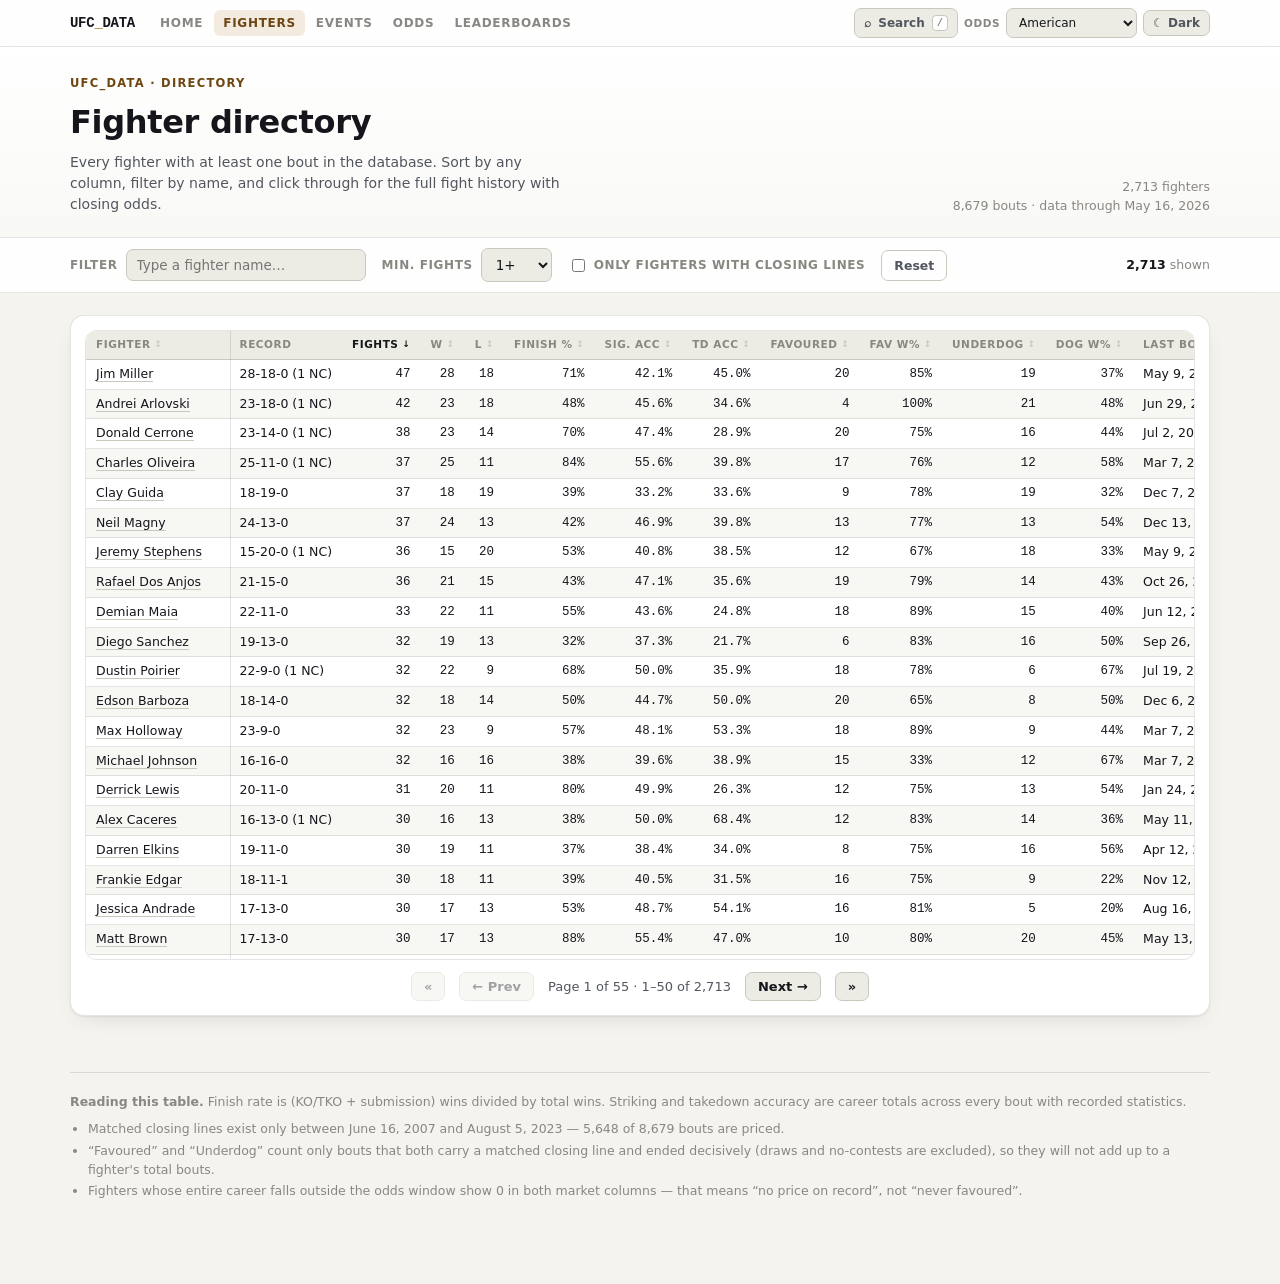
<file: docs/fighters.html>
<!doctype html>
<html lang="en">
<head>
<meta charset="utf-8">
<meta name="viewport" content="width=device-width, initial-scale=1">
<title>Fighter directory · UFC_Data</title>
<meta name="description" content="Every fighter in the UFC_Data database: records, finish rates, striking accuracy and how often the betting market made them the favourite.">
<link rel="stylesheet" href="assets/site.css">
<script src="assets/app.js"></script>
<style>
  .toolbar{
    position: sticky; top: 46px; z-index: 20;
    background: color-mix(in srgb, var(--surface) 92%, transparent);
    backdrop-filter: blur(10px) saturate(1.2);
    border-bottom: 1px solid var(--line);
  }
  .toolbar .inner{
    max-width: 1180px; margin: 0 auto; padding: 10px 20px;
    display:flex; flex-wrap:wrap; align-items:center; gap: 10px 16px;
  }
  .toolbar label{ font-size:12px; font-weight:600; color: var(--ink-muted); text-transform:uppercase; letter-spacing:.05em; }
  .toolbar input.txt{ min-width: 240px; }
  .toolbar .grp{ display:flex; align-items:center; gap:8px; }
  .toolbar .count{ margin-left:auto; font-size:12.5px; color: var(--ink-muted); }
  .toolbar .count b{ color: var(--ink); font-variant-numeric: tabular-nums; }
  .chk{ display:flex; align-items:center; gap:6px; font-size:12.5px; color: var(--ink-2); text-transform:none; letter-spacing:0; font-weight:500; }
  @media (max-width: 720px){ .toolbar{ position: static; } .toolbar input.txt{ min-width: 0; flex:1; } }
</style>
</head>
<body>

<div id="sitenav-slot"></div>

<header class="top">
  <div class="inner">
    <div>
      <p class="kicker">UFC_Data · Directory</p>
      <h1>Fighter directory</h1>
      <p class="sub">Every fighter with at least one bout in the database. Sort by any column, filter by name, and
        click through for the full fight history with closing odds.</p>
    </div>
    <div class="source-note">
      <span id="hdr-count">–</span> fighters<br>
      <span id="hdr-fights">–</span> bouts · data through <span id="hdr-through">–</span>
    </div>
  </div>
</header>

<div class="toolbar">
  <div class="inner">
    <div class="grp">
      <label for="q">Filter</label>
      <input class="txt" type="search" id="q" placeholder="Type a fighter name…" autocomplete="off" spellcheck="false"
             aria-label="Filter fighters by name">
    </div>
    <div class="grp">
      <label for="minf">Min. fights</label>
      <select id="minf">
        <option value="1">1+</option>
        <option value="3">3+</option>
        <option value="5">5+</option>
        <option value="10">10+</option>
        <option value="15">15+</option>
        <option value="20">20+</option>
      </select>
    </div>
    <label class="chk"><input type="checkbox" id="pricedonly"> Only fighters with closing lines</label>
    <button class="reset-btn" type="button" id="reset">Reset</button>
    <span class="count"><b id="fc">–</b> shown</span>
  </div>
</div>

<div class="shell">
  <div class="card" style="margin-top:22px; padding:14px 14px 10px">
    <div class="table-frozen table-frozen--y">
      <table class="odds" id="dir-table">
        <thead>
          <tr id="dir-head"></tr>
        </thead>
        <tbody id="dir-tbody">
          <tr><td colspan="12" class="empty-state">Loading fighters…</td></tr>
        </tbody>
      </table>
    </div>
    <div class="pager">
      <button id="pg-first" type="button" aria-label="First page">&laquo;</button>
      <button id="pg-prev" type="button">&larr; Prev</button>
      <span id="pg-label" aria-live="polite">Page 1</span>
      <button id="pg-next" type="button">Next &rarr;</button>
      <button id="pg-last" type="button" aria-label="Last page">&raquo;</button>
    </div>
  </div>

  <footer>
    <strong>Reading this table.</strong> Finish rate is (KO/TKO + submission) wins divided by total wins.
    Striking and takedown accuracy are career totals across every bout with recorded statistics.
    <ul>
      <li id="foot-coverage">–</li>
      <li>“Favoured” and “Underdog” count only bouts that both carry a matched closing line and ended decisively
        (draws and no-contests are excluded), so they will not add up to a fighter's total bouts.</li>
      <li>Fighters whose entire career falls outside the odds window show 0 in both market columns — that means
        “no price on record”, not “never favoured”.</li>
    </ul>
  </footer>
</div>

<script>
(function () {
  "use strict";

  var PAGE_SIZE = 50;
  var DATA = null, ROWS = [], VIEW = [], page = 0;
  var sortKey = "nf", sortDir = -1;

  var COLS = [
    { key: "n",   label: "Fighter",  cls: "l", sort: "text", get: function (r) { return r.f.n; } },
    { key: "rec", label: "Record",   cls: "l", sort: null,   get: function (r) { return UFC.record(r.f); } },
    { key: "nf",  label: "Fights",   sort: "num", get: function (r) { return r.f.nf; } },
    { key: "w",   label: "W",        sort: "num", get: function (r) { return r.f.w; } },
    { key: "l",   label: "L",        sort: "num", get: function (r) { return r.f.l; } },
    { key: "fin", label: "Finish %", sort: "num", get: function (r) { return r.fin; },
      fmt: function (v) { return v === null ? UFC.DASH : UFC.pct(v, 0); } },
    { key: "sig", label: "Sig. acc", sort: "num", get: function (r) { return r.sig; },
      fmt: function (v) { return v === null ? UFC.DASH : UFC.pct(v, 1); } },
    { key: "td",  label: "TD acc",   sort: "num", get: function (r) { return r.td; },
      fmt: function (v) { return v === null ? UFC.DASH : UFC.pct(v, 1); } },
    { key: "favN", label: "Favoured", sort: "num", get: function (r) { return r.f.favN; },
      title: "Bouts in which this fighter was the betting favourite (matched closing line, decisive result)" },
    { key: "favP", label: "Fav W%",  sort: "num", get: function (r) { return r.favP; },
      fmt: function (v) { return v === null ? UFC.DASH : UFC.pct(v, 0); } },
    { key: "dogN", label: "Underdog", sort: "num", get: function (r) { return r.f.dogN; },
      title: "Bouts in which this fighter was the betting underdog" },
    { key: "dogP", label: "Dog W%",  sort: "num", get: function (r) { return r.dogP; },
      fmt: function (v) { return v === null ? UFC.DASH : UFC.pct(v, 0); } },
    { key: "la",  label: "Last bout", cls: "l", sort: "text", get: function (r) { return r.f.la; },
      fmt: function (v) { return UFC.fmtDate(v); } }
  ];

  /* ------------------------------------------------------------- head row */
  function buildHead() {
    var tr = document.getElementById("dir-head");
    tr.innerHTML = "";
    COLS.forEach(function (c) {
      var th = document.createElement("th");
      th.className = (c.cls || "") + (c.sort ? " sortable" : "");
      if (c.title) th.title = c.title;
      if (c.sort) {
        var b = document.createElement("button");
        b.type = "button";
        b.textContent = c.label;
        b.setAttribute("aria-label", "Sort by " + c.label);
        b.addEventListener("click", function () { setSort(c.key); });
        th.appendChild(b);
        if (sortKey === c.key) th.setAttribute("aria-sort", sortDir > 0 ? "ascending" : "descending");
      } else {
        th.textContent = c.label;
      }
      tr.appendChild(th);
    });
  }

  function setSort(key) {
    if (sortKey === key) sortDir = -sortDir;
    else { sortKey = key; sortDir = (key === "n" || key === "la") ? 1 : -1; }
    buildHead();
    apply(true);
  }

  /* ------------------------------------------------------------- filtering */
  function apply(keepPage) {
    var q = document.getElementById("q").value.trim().toLowerCase();
    var minf = +document.getElementById("minf").value;
    var pricedOnly = document.getElementById("pricedonly").checked;

    VIEW = ROWS.filter(function (r) {
      if (r.f.nf < minf) return false;
      if (pricedOnly && (r.f.favN + r.f.dogN) === 0) return false;
      if (q && r.lower.indexOf(q) < 0) return false;
      return true;
    });

    var col = null;
    for (var i = 0; i < COLS.length; i++) if (COLS[i].key === sortKey) col = COLS[i];
    if (col) {
      VIEW.sort(function (a, b) {
        var va = col.get(a), vb = col.get(b);
        if (va === null || va === undefined) va = col.sort === "num" ? -Infinity : "";
        if (vb === null || vb === undefined) vb = col.sort === "num" ? -Infinity : "";
        if (va < vb) return -1 * sortDir;
        if (va > vb) return 1 * sortDir;
        return a.f.n < b.f.n ? -1 : 1;      /* stable-ish tiebreak by name */
      });
    }

    if (!keepPage) page = 0;
    document.getElementById("fc").textContent = VIEW.length.toLocaleString();
    renderPage();
  }

  function renderPage() {
    var tbody = document.getElementById("dir-tbody");
    var totalPages = Math.max(1, Math.ceil(VIEW.length / PAGE_SIZE));
    page = Math.min(Math.max(page, 0), totalPages - 1);
    var start = page * PAGE_SIZE, end = Math.min(start + PAGE_SIZE, VIEW.length);
    tbody.innerHTML = "";

    if (!VIEW.length) {
      var tr0 = document.createElement("tr");
      var td0 = document.createElement("td");
      td0.colSpan = COLS.length;
      td0.className = "empty-state";
      td0.textContent = "No fighter matches that filter.";
      tr0.appendChild(td0);
      tbody.appendChild(tr0);
    }

    for (var i = start; i < end; i++) {
      var r = VIEW[i];
      var tr = document.createElement("tr");
      COLS.forEach(function (c) {
        var td = document.createElement("td");
        td.className = c.cls === "l" ? "l" : "mono";
        var v = c.get(r);
        if (c.key === "n") {
          var a = document.createElement("a");
          a.href = "fighter.html?id=" + r.f.i;
          a.textContent = r.f.n;
          td.appendChild(a);
        } else {
          var text = c.fmt ? c.fmt(v) : (v === null || v === undefined ? UFC.DASH : String(v));
          td.textContent = text;
          if (text === UFC.DASH) td.className += " dim";
        }
        tr.appendChild(td);
      });
      tbody.appendChild(tr);
    }

    document.getElementById("pg-label").textContent =
      "Page " + (page + 1) + " of " + totalPages.toLocaleString() +
      " · " + (VIEW.length ? (start + 1).toLocaleString() + "–" + end.toLocaleString() : "0") +
      " of " + VIEW.length.toLocaleString();
    document.getElementById("pg-prev").disabled = page <= 0;
    document.getElementById("pg-first").disabled = page <= 0;
    document.getElementById("pg-next").disabled = page >= totalPages - 1;
    document.getElementById("pg-last").disabled = page >= totalPages - 1;
  }

  function go(delta, absolute) {
    page = absolute === undefined ? page + delta : absolute;
    if (absolute === -1) page = Math.ceil(VIEW.length / PAGE_SIZE) - 1;
    renderPage();
    var t = document.querySelector(".table-frozen");
    if (t) t.scrollTop = 0;
  }

  document.getElementById("pg-prev").addEventListener("click", function () { go(-1); });
  document.getElementById("pg-next").addEventListener("click", function () { go(1); });
  document.getElementById("pg-first").addEventListener("click", function () { go(0, 0); });
  document.getElementById("pg-last").addEventListener("click", function () { go(0, -1); });

  ["q", "minf", "pricedonly"].forEach(function (id) {
    var e = document.getElementById(id);
    e.addEventListener(e.tagName === "INPUT" && e.type !== "checkbox" ? "input" : "change", function () { apply(false); });
  });
  document.getElementById("reset").addEventListener("click", function () {
    document.getElementById("q").value = "";
    document.getElementById("minf").value = "1";
    document.getElementById("pricedonly").checked = false;
    sortKey = "nf"; sortDir = -1;
    buildHead();
    apply(false);
  });

  UFC.nav("fighters");
  buildHead();

  UFC.load().then(function (data) {
    DATA = data;
    ROWS = data.fighters.map(function (f) {
      return {
        f: f,
        lower: f.n.toLowerCase(),
        fin: f.w ? (f.ko + f.sub) / f.w : null,
        sig: f.sigA ? f.sigL / f.sigA : null,
        td: f.tdA ? f.tdL / f.tdA : null,
        favP: f.favN ? f.favW / f.favN : null,
        dogP: f.dogN ? f.dogW / f.dogN : null
      };
    });
    document.getElementById("hdr-count").textContent = data.fighters.length.toLocaleString();
    document.getElementById("hdr-fights").textContent = data.fights.length.toLocaleString();
    document.getElementById("hdr-through").textContent =
      UFC.fmtDate(data.fights.length ? data.fights[data.fights.length - 1].d : null);
    var cov = UFC.oddsCoverage;
    document.getElementById("foot-coverage").textContent = cov
      ? "Matched closing lines exist only between " + UFC.fmtDateLong(cov.from) + " and " +
        UFC.fmtDateLong(cov.to) + " — " + cov.priced.toLocaleString() + " of " +
        cov.total.toLocaleString() + " bouts are priced."
      : "Odds coverage is partial.";
    apply(false);
  })["catch"](function (err) {
    var tbody = document.getElementById("dir-tbody");
    tbody.innerHTML = "";
    var tr = document.createElement("tr"), td = document.createElement("td");
    td.colSpan = COLS.length;
    tbody.appendChild(tr); tr.appendChild(td);
    UFC.loadError(td, err);
    if (window.console) console.error(err);
  });

  window.addEventListener("ufc:repaint", function () { if (ROWS.length) renderPage(); });
})();
</script>
</body>
</html>
</file>
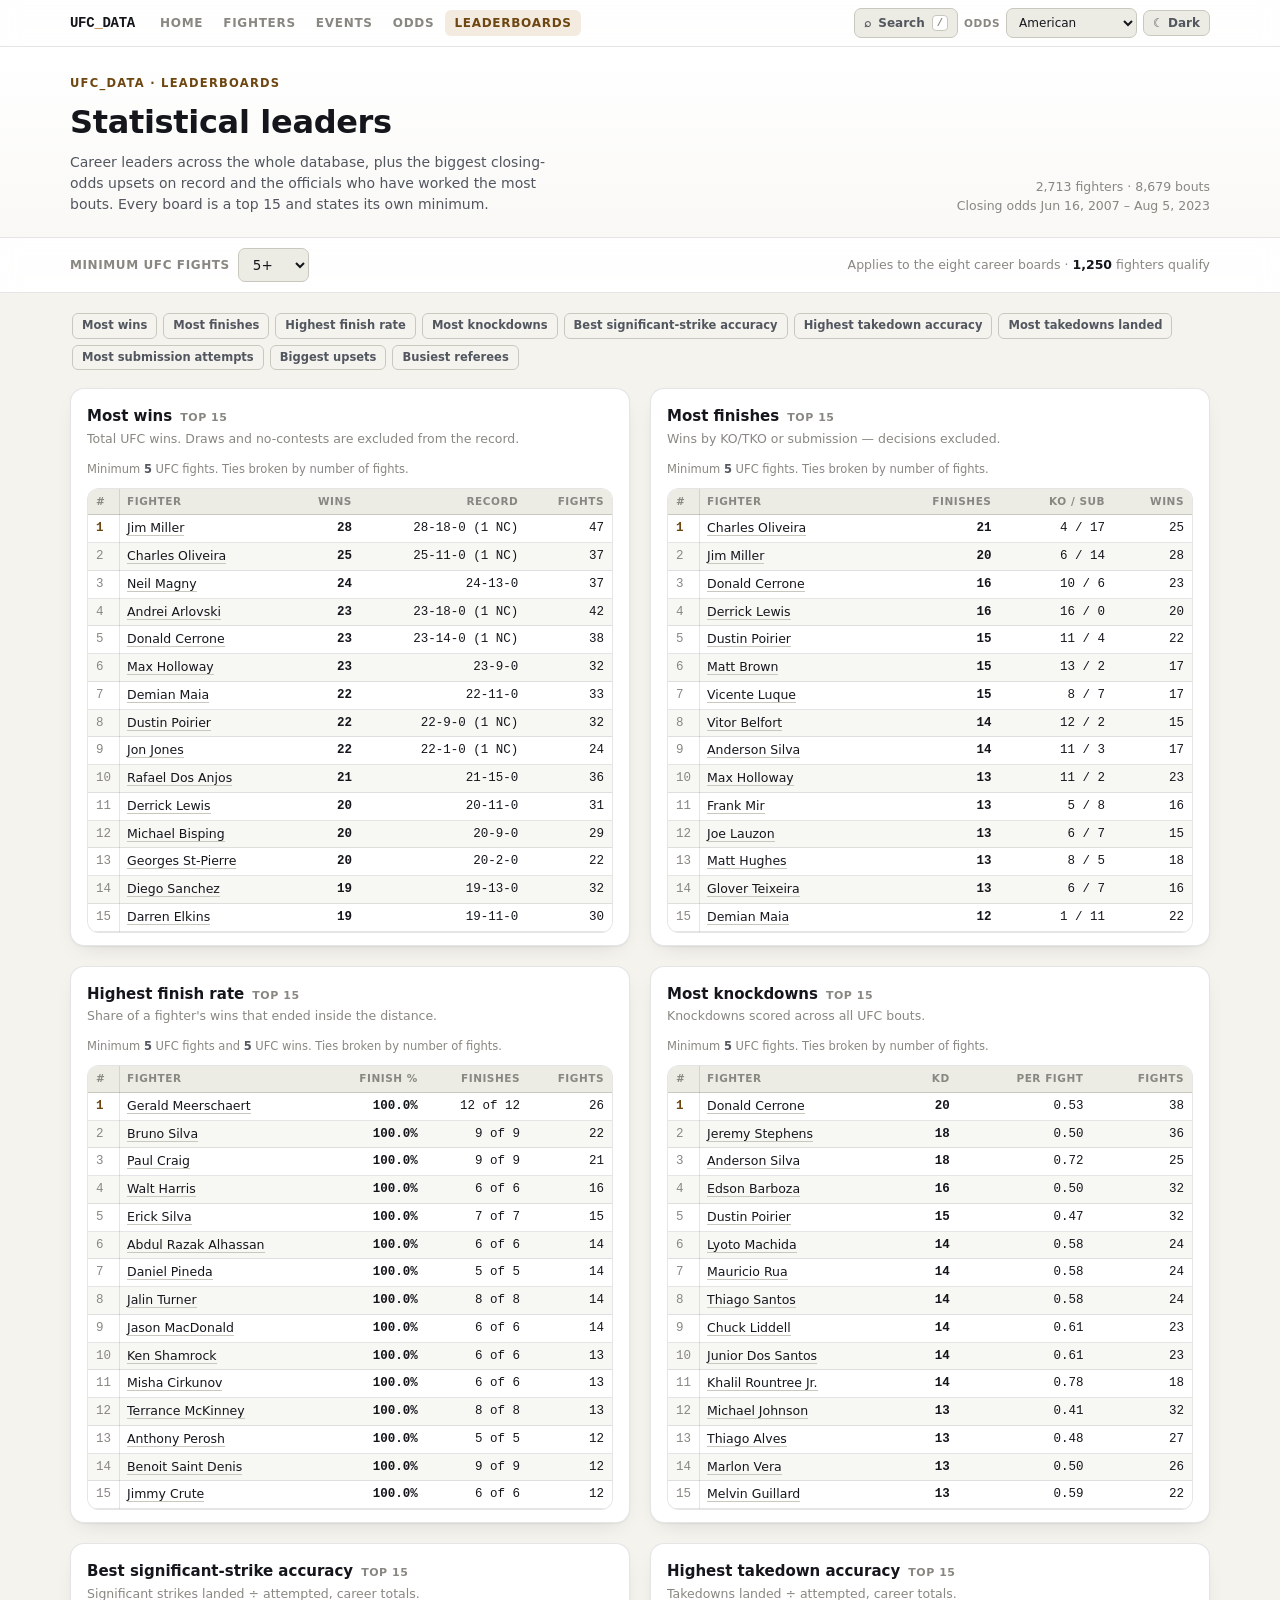
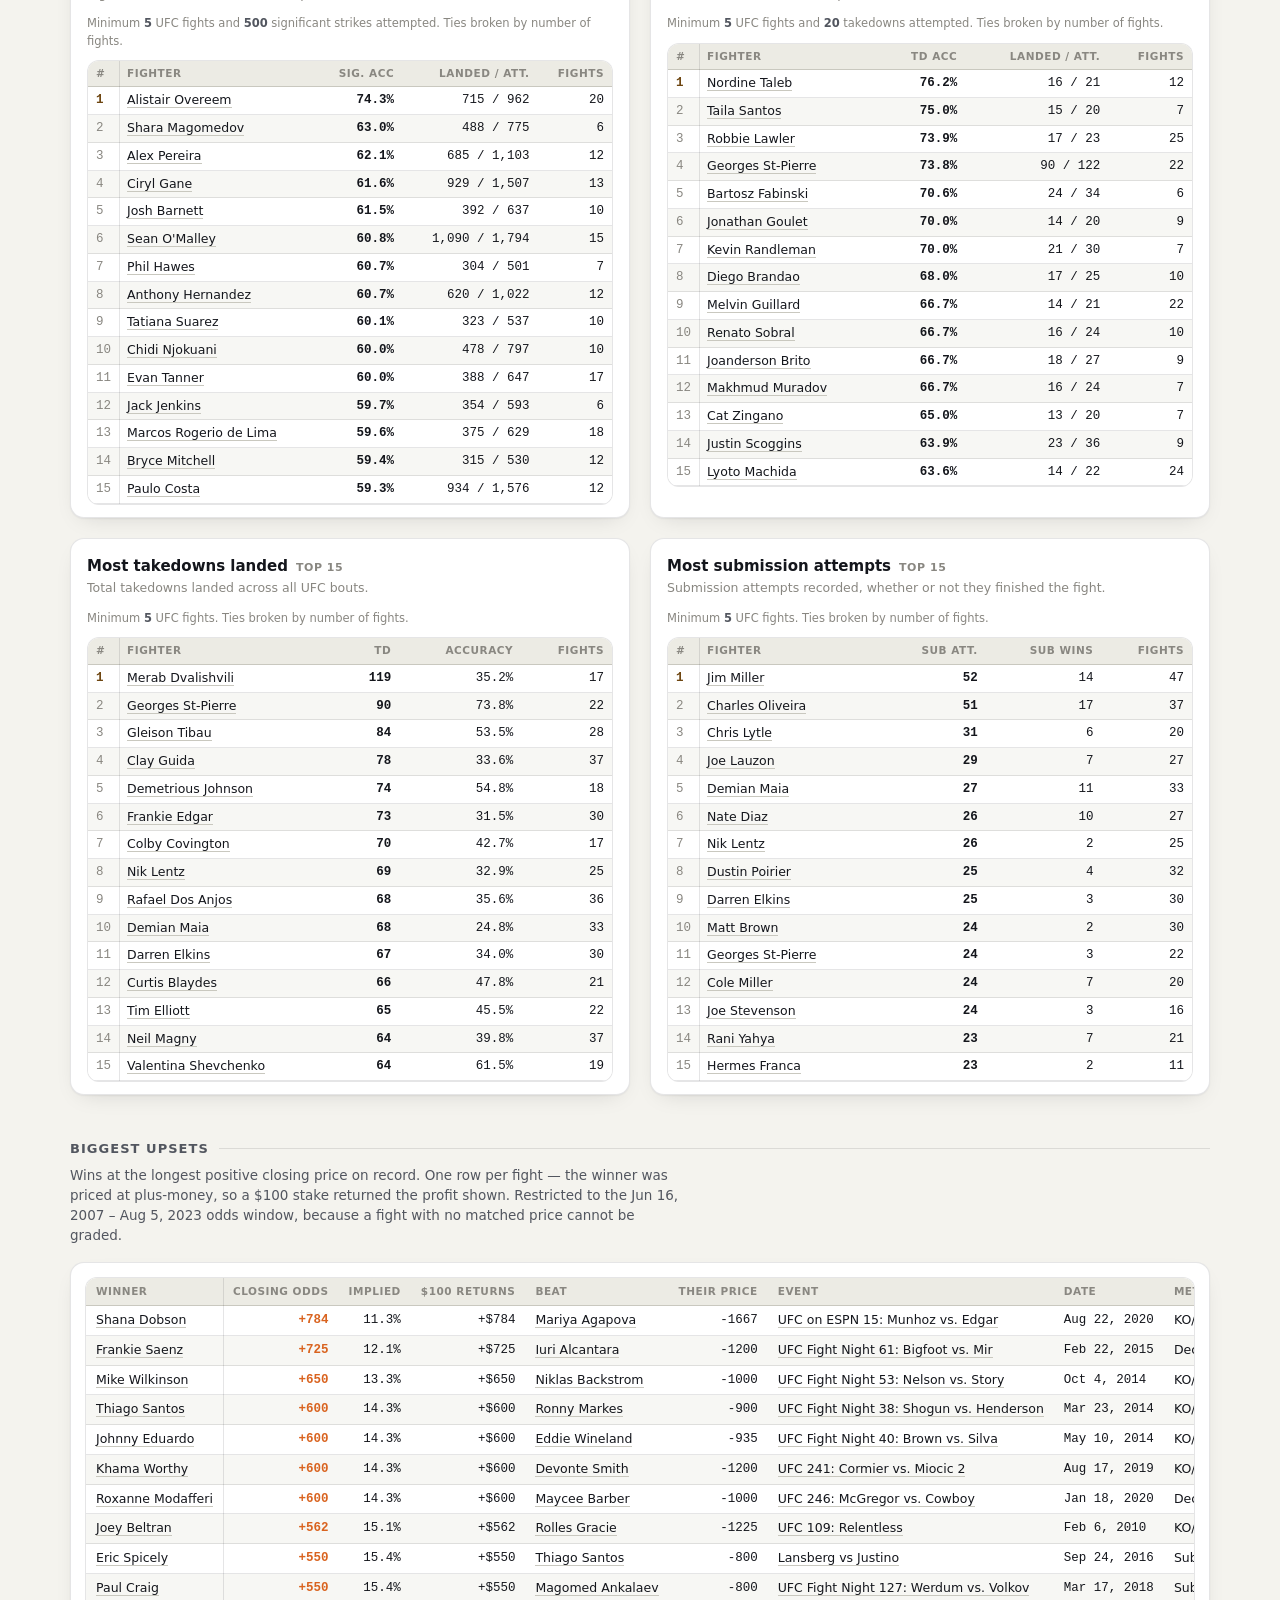
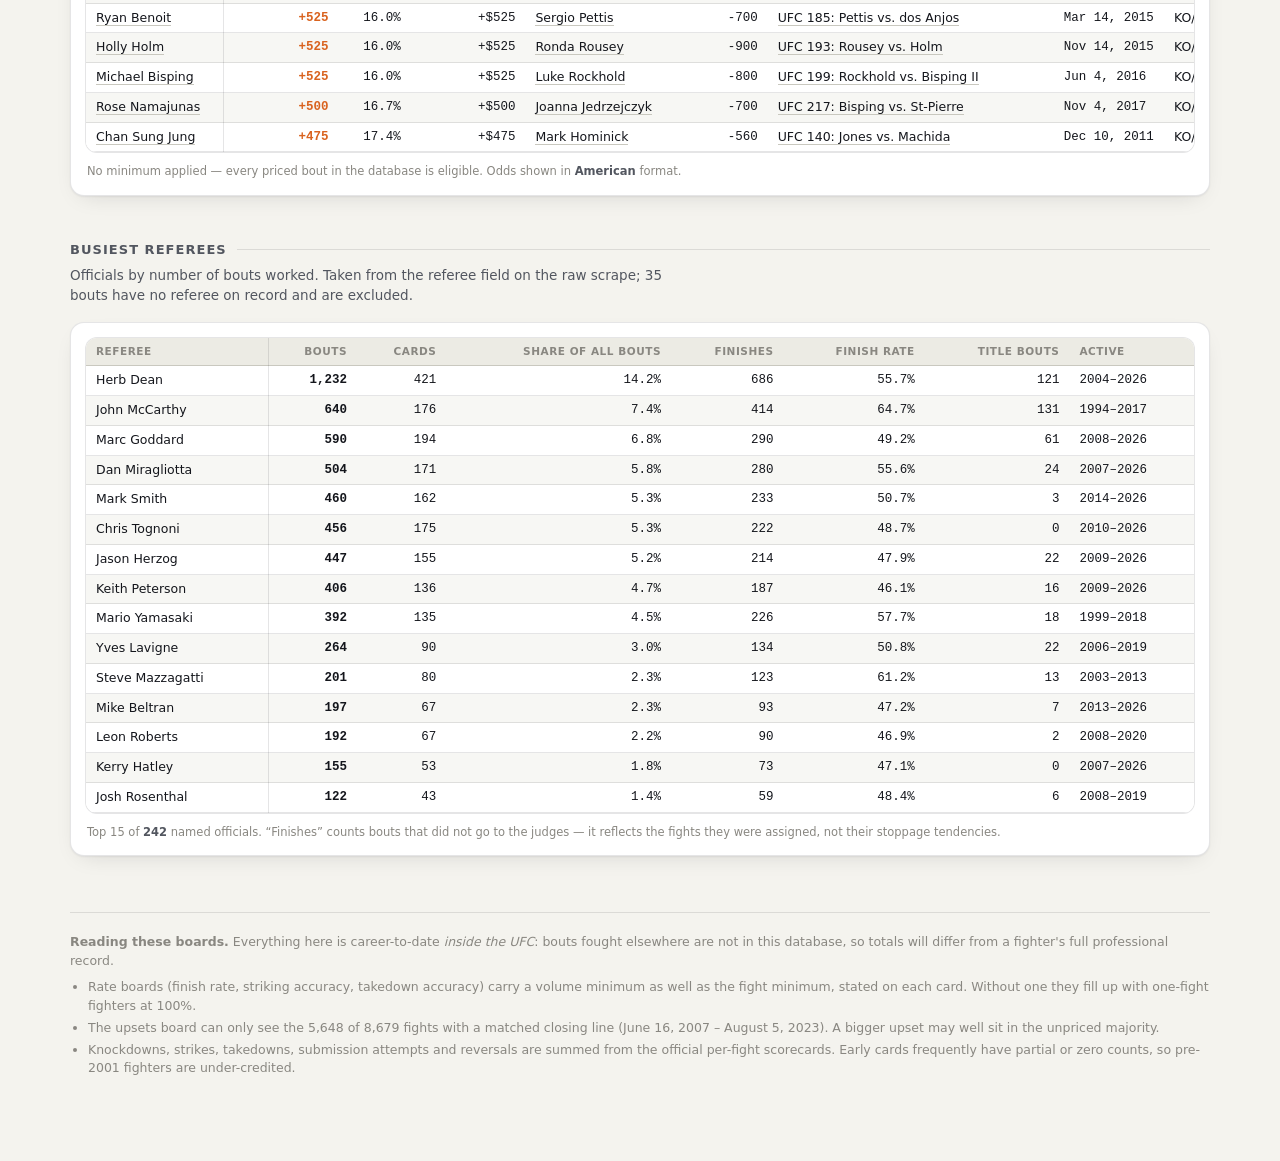
<file: docs/leaderboards.html>
<!doctype html>
<html lang="en">
<head>
<meta charset="utf-8">
<meta name="viewport" content="width=device-width, initial-scale=1">
<title>Leaderboards · UFC_Data</title>
<meta name="description" content="UFC statistical leaders: most wins, most finishes, knockdowns, striking and takedown accuracy, submission attempts, the biggest closing-odds upsets and the busiest referees.">
<link rel="icon" href="data:image/svg+xml,%3Csvg xmlns='http://www.w3.org/2000/svg' viewBox='0 0 32 32'%3E%3Crect width='32' height='32' rx='7' fill='%23a8681a'/%3E%3Crect x='7' y='20' width='18' height='4' rx='2' fill='%23fff'/%3E%3C/svg%3E">
<link rel="stylesheet" href="assets/site.css">
<script src="assets/app.js"></script>
<style>
  /* page-local layout only — everything visual comes from assets/site.css */
  .toolbar{
    position: sticky; top: 46px; z-index: 20;
    background: color-mix(in srgb, var(--surface) 92%, transparent);
    backdrop-filter: blur(10px) saturate(1.2);
    border-bottom: 1px solid var(--line);
  }
  .toolbar .inner{
    max-width: 1180px; margin: 0 auto; padding: 10px 20px;
    display:flex; flex-wrap:wrap; align-items:center; gap: 10px 16px;
  }
  .toolbar label{ font-size:12px; font-weight:600; color: var(--ink-muted); text-transform:uppercase; letter-spacing:.05em; }
  .toolbar .grp{ display:flex; align-items:center; gap:8px; }
  .toolbar .note{ margin-left:auto; font-size:12.5px; color: var(--ink-muted); }
  .toolbar .note b{ color: var(--ink); font-variant-numeric: tabular-nums; }
  @media (max-width: 720px){ .toolbar{ position: static; } }

  /* min-width:0 stops the nowrap table inside from setting the grid track's
     floor — without it the card refuses to shrink and the page scrolls sideways */
  .lb-card{ padding:16px 16px 12px; min-width:0; }
  .lb-card h3{ display:flex; align-items:baseline; gap:8px; }
  .lb-card h3 .rank-of{ font:600 11px/1 system-ui,sans-serif; color:var(--ink-muted); text-transform:uppercase; letter-spacing:.05em; }
  .lb-card table.odds tbody td{ padding:4px 8px; }
  .lb-card table.odds thead th{ padding:6px 8px; }
  td.rk{ color:var(--ink-muted); width:1%; }
  td.rk.top1{ color:var(--accent-ink); font-weight:700; }
  .thresh{ font-size:11.5px; color:var(--ink-muted); margin:0 0 10px; }
  .thresh b{ color:var(--ink-2); }
  .jump{ display:flex; flex-wrap:wrap; gap:6px; margin:-4px 2px 18px; }
  .jump a{
    font:600 11.5px/1 system-ui,sans-serif; text-decoration:none; color:var(--ink-2);
    border:1px solid var(--line-strong); border-radius:6px; padding:6px 9px;
  }
  .jump a:hover{ color:var(--ink); border-color:var(--ink-muted); }
  .val-strong{ font-weight:700; color:var(--ink); }
</style>
</head>
<body>

<div id="sitenav-slot"></div>

<header class="top">
  <div class="inner">
    <div>
      <p class="kicker">UFC_Data · Leaderboards</p>
      <h1>Statistical leaders</h1>
      <p class="sub">Career leaders across the whole database, plus the biggest closing-odds upsets on record and
        the officials who have worked the most bouts. Every board is a top 15 and states its own minimum.</p>
    </div>
    <div class="source-note">
      <span id="hdr-fighters">–</span> fighters · <span id="hdr-fights">–</span> bouts<br>
      Closing odds <span id="hdr-cov">–</span>
    </div>
  </div>
</header>

<div class="toolbar">
  <div class="inner">
    <div class="grp">
      <label for="minf">Minimum UFC fights</label>
      <select id="minf" aria-label="Minimum number of UFC fights for the career leaderboards">
        <option value="1">1+</option>
        <option value="3">3+</option>
        <option value="5" selected>5+</option>
        <option value="10">10+</option>
        <option value="15">15+</option>
      </select>
    </div>
    <span class="note">Applies to the eight career boards · <b id="eligible">–</b> fighters qualify</span>
  </div>
</div>

<div class="shell">

  <nav class="jump" id="jump" aria-label="Jump to a leaderboard" style="margin-top:20px"></nav>

  <div class="grid-2" id="boards"></div>

  <h2 class="section-title" id="sec-upsets">Biggest upsets</h2>
  <p class="section-desc">Wins at the longest positive closing price on record. One row per fight — the winner was
    priced at plus-money, so a $100 stake returned the profit shown. Restricted to the
    <span id="ups-window">–</span> odds window, because a fight with no matched price cannot be graded.</p>
  <div class="card" style="padding:14px 14px 10px">
    <div class="table-frozen">
      <table class="odds" id="ups-table">
        <thead>
          <tr>
            <th class="l" scope="col">Winner</th>
            <th scope="col">Closing odds</th>
            <th scope="col">Implied</th>
            <th scope="col">$100 returns</th>
            <th class="l" scope="col">Beat</th>
            <th scope="col">Their price</th>
            <th class="l" scope="col">Event</th>
            <th class="l" scope="col">Date</th>
            <th class="l" scope="col">Method</th>
          </tr>
        </thead>
        <tbody id="ups-tbody"></tbody>
      </table>
    </div>
    <p class="thresh" style="margin:10px 2px 4px">No minimum applied — every priced bout in the database is
      eligible. Odds shown in <b id="ups-fmt">American</b> format.</p>
  </div>

  <h2 class="section-title" id="sec-refs">Busiest referees</h2>
  <p class="section-desc">Officials by number of bouts worked. Taken from the referee field on the raw scrape;
    <span id="ref-unknown">–</span> bouts have no referee on record and are excluded.</p>
  <div class="card" style="padding:14px 14px 10px">
    <div class="table-frozen">
      <table class="odds" id="ref-table">
        <thead>
          <tr>
            <th class="l" scope="col">Referee</th>
            <th scope="col">Bouts</th>
            <th scope="col">Cards</th>
            <th scope="col">Share of all bouts</th>
            <th scope="col">Finishes</th>
            <th scope="col">Finish rate</th>
            <th scope="col">Title bouts</th>
            <th class="l" scope="col">Active</th>
          </tr>
        </thead>
        <tbody id="ref-tbody"></tbody>
      </table>
    </div>
    <p class="thresh" style="margin:10px 2px 4px">Top 15 of <b id="ref-total">–</b> named officials.
      “Finishes” counts bouts that did not go to the judges — it reflects the fights they were assigned,
      not their stoppage tendencies.</p>
  </div>

  <footer>
    <strong>Reading these boards.</strong> Everything here is career-to-date <em>inside the UFC</em>: bouts fought
    elsewhere are not in this database, so totals will differ from a fighter's full professional record.
    <ul>
      <li>Rate boards (finish rate, striking accuracy, takedown accuracy) carry a volume minimum as well as the
        fight minimum, stated on each card. Without one they fill up with one-fight fighters at 100%.</li>
      <li id="foot-coverage">–</li>
      <li>Knockdowns, strikes, takedowns, submission attempts and reversals are summed from the official
        per-fight scorecards. Early cards frequently have partial or zero counts, so pre-2001 fighters are
        under-credited.</li>
    </ul>
  </footer>
</div>

<script>
(function () {
  "use strict";

  var TOP = 15;
  var DATA = null, ROWS = [];

  function escapeHtml(s) {
    return String(s).replace(/&/g, "&amp;").replace(/</g, "&lt;").replace(/>/g, "&gt;").replace(/"/g, "&quot;");
  }
  function priced(f) { return f.oa !== null && f.oa !== undefined && f.ob !== null && f.ob !== undefined; }
  function num(v) { return v === null || v === undefined ? UFC.DASH : v.toLocaleString(); }

  /* ----------------------------------------------------------- board specs */
  var BOARDS = [
    {
      id: "wins", title: "Most wins",
      note: "Total UFC wins. Draws and no-contests are excluded from the record.",
      thresh: function (m) { return "Minimum <b>" + m + "</b> UFC fights."; },
      value: function (r) { return r.f.w; },
      valLabel: "Wins",
      ctxLabel: "Record",
      ctx: function (r) { return UFC.record(r.f); },
      extraLabel: "Fights", extra: function (r) { return r.f.nf; }
    },
    {
      id: "finishes", title: "Most finishes",
      note: "Wins by KO/TKO or submission — decisions excluded.",
      thresh: function (m) { return "Minimum <b>" + m + "</b> UFC fights."; },
      value: function (r) { return r.fin; },
      valLabel: "Finishes",
      ctxLabel: "KO / Sub",
      ctx: function (r) { return r.f.ko + " / " + r.f.sub; },
      extraLabel: "Wins", extra: function (r) { return r.f.w; }
    },
    {
      id: "finrate", title: "Highest finish rate",
      note: "Share of a fighter's wins that ended inside the distance.",
      minWins: 5,
      thresh: function (m) { return "Minimum <b>" + m + "</b> UFC fights and <b>5</b> UFC wins."; },
      eligible: function (r) { return r.f.w >= 5; },
      value: function (r) { return r.finRate; },
      fmt: function (v) { return UFC.pct(v, 1); },
      valLabel: "Finish %",
      ctxLabel: "Finishes",
      ctx: function (r) { return r.fin + " of " + r.f.w; },
      extraLabel: "Fights", extra: function (r) { return r.f.nf; }
    },
    {
      id: "kd", title: "Most knockdowns",
      note: "Knockdowns scored across all UFC bouts.",
      thresh: function (m) { return "Minimum <b>" + m + "</b> UFC fights."; },
      value: function (r) { return r.f.kd; },
      valLabel: "KD",
      ctxLabel: "Per fight",
      ctx: function (r) { return (r.f.kd / r.f.nf).toFixed(2); },
      extraLabel: "Fights", extra: function (r) { return r.f.nf; }
    },
    {
      id: "sigacc", title: "Best significant-strike accuracy",
      note: "Significant strikes landed ÷ attempted, career totals.",
      minAtt: 500,
      thresh: function (m) { return "Minimum <b>" + m + "</b> UFC fights and <b>500</b> significant strikes attempted."; },
      eligible: function (r) { return r.f.sigA >= 500; },
      value: function (r) { return r.sig; },
      fmt: function (v) { return UFC.pct(v, 1); },
      valLabel: "Sig. acc",
      ctxLabel: "Landed / att.",
      ctx: function (r) { return r.f.sigL.toLocaleString() + " / " + r.f.sigA.toLocaleString(); },
      extraLabel: "Fights", extra: function (r) { return r.f.nf; }
    },
    {
      id: "tdacc", title: "Highest takedown accuracy",
      note: "Takedowns landed ÷ attempted, career totals.",
      minAtt: 20,
      thresh: function (m) { return "Minimum <b>" + m + "</b> UFC fights and <b>20</b> takedowns attempted."; },
      eligible: function (r) { return r.f.tdA >= 20; },
      value: function (r) { return r.td; },
      fmt: function (v) { return UFC.pct(v, 1); },
      valLabel: "TD acc",
      ctxLabel: "Landed / att.",
      ctx: function (r) { return r.f.tdL + " / " + r.f.tdA; },
      extraLabel: "Fights", extra: function (r) { return r.f.nf; }
    },
    {
      id: "tds", title: "Most takedowns landed",
      note: "Total takedowns landed across all UFC bouts.",
      thresh: function (m) { return "Minimum <b>" + m + "</b> UFC fights."; },
      value: function (r) { return r.f.tdL; },
      valLabel: "TD",
      ctxLabel: "Accuracy",
      ctx: function (r) { return r.f.tdA ? UFC.pct(r.f.tdL / r.f.tdA, 1) : UFC.DASH; },
      extraLabel: "Fights", extra: function (r) { return r.f.nf; }
    },
    {
      id: "subs", title: "Most submission attempts",
      note: "Submission attempts recorded, whether or not they finished the fight.",
      thresh: function (m) { return "Minimum <b>" + m + "</b> UFC fights."; },
      value: function (r) { return r.f.sba; },
      valLabel: "Sub att.",
      ctxLabel: "Sub wins",
      ctx: function (r) { return String(r.f.sub); },
      extraLabel: "Fights", extra: function (r) { return r.f.nf; }
    }
  ];

  /* ------------------------------------------------------------ rendering */
  function buildBoardShells() {
    var host = document.getElementById("boards");
    host.innerHTML = "";
    var jump = document.getElementById("jump");
    jump.innerHTML = "";

    BOARDS.forEach(function (b) {
      var card = document.createElement("div");
      card.className = "card lb-card";
      card.id = "board-" + b.id;
      card.innerHTML =
        '<h3>' + b.title + ' <span class="rank-of">Top ' + TOP + '</span></h3>' +
        '<p class="cardnote">' + b.note + '</p>' +
        '<p class="thresh" id="thresh-' + b.id + '">–</p>' +
        '<div class="table-frozen"><table class="odds">' +
        '<caption class="visually-hidden">' + b.title + '</caption>' +
        '<thead><tr>' +
        '<th class="l" scope="col">#</th>' +
        '<th class="l" scope="col">Fighter</th>' +
        '<th scope="col">' + b.valLabel + '</th>' +
        '<th scope="col">' + b.ctxLabel + '</th>' +
        '<th scope="col">' + b.extraLabel + '</th>' +
        '</tr></thead><tbody id="tb-' + b.id + '"></tbody></table></div>';
      host.appendChild(card);

      var a = document.createElement("a");
      a.href = "#board-" + b.id;
      a.textContent = b.title;
      jump.appendChild(a);
    });

    [["#sec-upsets", "Biggest upsets"], ["#sec-refs", "Busiest referees"]].forEach(function (p) {
      var a = document.createElement("a");
      a.href = p[0];
      a.textContent = p[1];
      jump.appendChild(a);
    });
  }

  function fighterCell(f) {
    var td = document.createElement("td");
    td.className = "l";
    var a = document.createElement("a");
    a.href = "fighter.html?id=" + f.i;
    a.textContent = f.n;
    a.title = f.n + " — " + UFC.record(f) + " · " + UFC.year(f.f) + "–" + UFC.year(f.la);
    td.appendChild(a);
    return td;
  }

  function renderBoards() {
    var minf = +document.getElementById("minf").value;
    var pool = ROWS.filter(function (r) { return r.f.nf >= minf; });
    document.getElementById("eligible").textContent = pool.length.toLocaleString();

    BOARDS.forEach(function (b) {
      var rows = pool.filter(function (r) {
        if (b.eligible && !b.eligible(r)) return false;
        var v = b.value(r);
        return v !== null && v !== undefined && !isNaN(v);
      });
      rows.sort(function (x, y) {
        var d = b.value(y) - b.value(x);
        if (d) return d;
        if (y.f.nf !== x.f.nf) return y.f.nf - x.f.nf;   /* volume breaks ties */
        return x.f.n < y.f.n ? -1 : 1;
      });
      rows = rows.slice(0, TOP);

      document.getElementById("thresh-" + b.id).innerHTML =
        b.thresh(minf) + " Ties broken by number of fights.";

      var tb = document.getElementById("tb-" + b.id);
      tb.innerHTML = "";
      if (!rows.length) {
        var tr0 = document.createElement("tr");
        var td0 = document.createElement("td");
        td0.colSpan = 5;
        td0.className = "empty-state";
        td0.textContent = "No fighter clears this board's minimums.";
        tr0.appendChild(td0);
        tb.appendChild(tr0);
        return;
      }
      rows.forEach(function (r, i) {
        var tr = document.createElement("tr");
        var rk = document.createElement("td");
        rk.className = "l mono rk" + (i === 0 ? " top1" : "");
        rk.textContent = String(i + 1);
        tr.appendChild(rk);
        tr.appendChild(fighterCell(r.f));

        var v = b.value(r);
        var tdV = document.createElement("td");
        tdV.className = "mono val-strong";
        tdV.textContent = b.fmt ? b.fmt(v) : num(v);
        tr.appendChild(tdV);

        tr.appendChild(UFC.td(b.ctx(r), "mono"));
        tr.appendChild(UFC.td(String(b.extra(r)), "mono"));
        tb.appendChild(tr);
      });
    });
  }

  /* ------------------------------------------------------------- upsets */
  function renderUpsets() {
    var ups = [];
    DATA.fights.forEach(function (f) {
      if (!priced(f)) return;
      if (f.w !== "a" && f.w !== "b") return;
      var winOdds = f.w === "a" ? f.oa : f.ob;
      if (winOdds <= 0) return;                       /* only plus-money winners */
      ups.push({
        f: f,
        winner: DATA.fighters[f.w === "a" ? f.a : f.b],
        loser: DATA.fighters[f.w === "a" ? f.b : f.a],
        odds: winOdds,
        theirs: f.w === "a" ? f.ob : f.oa
      });
    });
    ups.sort(function (x, y) { return y.odds - x.odds || (x.f.d < y.f.d ? -1 : 1); });
    ups = ups.slice(0, TOP);

    var tb = document.getElementById("ups-tbody");
    tb.innerHTML = "";
    ups.forEach(function (u) {
      var ev = DATA.events[u.f.e];
      var tr = document.createElement("tr");
      tr.className = "is-win";

      tr.appendChild(fighterCell(u.winner));

      var tdO = document.createElement("td");
      tdO.className = "mono val-strong";
      tdO.style.color = "var(--series-2)";
      tdO.textContent = UFC.odds(u.odds);
      tr.appendChild(tdO);

      tr.appendChild(UFC.td(UFC.pct(UFC.impliedProb(u.odds), 1), "mono"));
      tr.appendChild(UFC.td(UFC.money(UFC.americanProfit(u.odds, true)), "mono"));
      tr.appendChild(fighterCell(u.loser));
      tr.appendChild(UFC.td(UFC.odds(u.theirs), "mono"));

      var tdE = document.createElement("td");
      tdE.className = "l";
      var a = document.createElement("a");
      a.href = "event.html?id=" + ev.i;
      a.textContent = ev.n;
      a.title = ev.n + " · " + UFC.fmtDate(ev.d) + " · " + ev.nf + " bouts";
      tdE.appendChild(a);
      tr.appendChild(tdE);

      tr.appendChild(UFC.td(UFC.fmtDate(u.f.d), "l mono"));
      tr.appendChild(UFC.td(u.f.m + (u.f.r ? " · R" + u.f.r : ""), "l"));
      tb.appendChild(tr);
    });

    document.getElementById("ups-fmt").textContent = UFC.oddsFormatLabel();
    var cov = UFC.oddsCoverage;
    document.getElementById("ups-window").textContent =
      cov ? UFC.fmtDate(cov.from) + " – " + UFC.fmtDate(cov.to) : "matched";
  }

  /* ---------------------------------------------------------- referees */
  function renderReferees() {
    var agg = {}, unknown = 0;
    DATA.fights.forEach(function (f) {
      if (f.ref === null || f.ref === undefined) { unknown++; return; }
      var a = agg[f.ref];
      if (!a) a = agg[f.ref] = { n: 0, fin: 0, title: 0, first: f.d, last: f.d, events: {} };
      a.n++;
      a.events[f.e] = 1;
      if (f.m && !/decision/i.test(f.m) && (f.w === "a" || f.w === "b")) a.fin++;
      if (f.t > 0) a.title++;
      if (f.d < a.first) a.first = f.d;
      if (f.d > a.last) a.last = f.d;
    });

    var rows = [];
    for (var k in agg) {
      if (!Object.prototype.hasOwnProperty.call(agg, k)) continue;
      var a = agg[k];
      var nEv = 0;
      for (var e in a.events) if (Object.prototype.hasOwnProperty.call(a.events, e)) nEv++;
      rows.push({ name: DATA.referees[k], a: a, events: nEv });
    }
    rows.sort(function (x, y) { return y.a.n - x.a.n || (x.name < y.name ? -1 : 1); });
    var total = rows.length;
    rows = rows.slice(0, TOP);

    var tb = document.getElementById("ref-tbody");
    tb.innerHTML = "";
    rows.forEach(function (r) {
      var tr = document.createElement("tr");
      tr.appendChild(UFC.td(r.name, "l"));
      tr.appendChild(UFC.td(r.a.n.toLocaleString(), "mono val-strong"));
      tr.appendChild(UFC.td(r.events.toLocaleString(), "mono"));
      tr.appendChild(UFC.td(UFC.pct(r.a.n / DATA.fights.length, 1), "mono"));
      tr.appendChild(UFC.td(r.a.fin.toLocaleString(), "mono"));
      tr.appendChild(UFC.td(UFC.pct(r.a.fin / r.a.n, 1), "mono"));
      tr.appendChild(UFC.td(String(r.a.title), "mono"));
      tr.appendChild(UFC.td(UFC.year(r.a.first) + "–" + UFC.year(r.a.last), "l mono"));
      tb.appendChild(tr);
    });

    document.getElementById("ref-total").textContent = total.toLocaleString();
    document.getElementById("ref-unknown").textContent = unknown.toLocaleString();
  }

  /* ------------------------------------------------------------ orchestrate */
  UFC.nav("leaderboards");
  buildBoardShells();

  document.getElementById("minf").addEventListener("change", renderBoards);

  UFC.load().then(function (data) {
    DATA = data;
    ROWS = data.fighters.map(function (f) {
      return {
        f: f,
        fin: f.ko + f.sub,
        finRate: f.w ? (f.ko + f.sub) / f.w : null,
        sig: f.sigA ? f.sigL / f.sigA : null,
        td: f.tdA ? f.tdL / f.tdA : null
      };
    });

    document.getElementById("hdr-fighters").textContent = data.fighters.length.toLocaleString();
    document.getElementById("hdr-fights").textContent = data.fights.length.toLocaleString();
    var cov = UFC.oddsCoverage;
    document.getElementById("hdr-cov").textContent =
      cov ? UFC.fmtDate(cov.from) + " – " + UFC.fmtDate(cov.to) : "unknown";
    document.getElementById("foot-coverage").textContent = cov
      ? "The upsets board can only see the " + cov.priced.toLocaleString() + " of " +
        cov.total.toLocaleString() + " fights with a matched closing line (" + UFC.fmtDateLong(cov.from) +
        " – " + UFC.fmtDateLong(cov.to) + "). A bigger upset may well sit in the unpriced majority."
      : "Odds coverage is partial.";

    renderBoards();
    renderUpsets();
    renderReferees();
  })["catch"](function (err) {
    UFC.loadError(document.getElementById("boards"), err);
    if (window.console) console.error(err);
  });

  window.addEventListener("ufc:repaint", function () {
    if (DATA) { renderBoards(); renderUpsets(); renderReferees(); }
  });
})();
</script>
</body>
</html>
</file>
<file: docs/assets/site.css>
/* ============================================================================
   UFC_Data — shared site stylesheet
   Design tokens lifted verbatim from docs/betting.html so every page in the
   site renders with one palette. Component classes below are the shared layer:
   shell/header/cards/KPIs/tables/tooltips, plus the site nav, the dense
   `table.odds` grid, the frozen-first-column wrapper and the search overlay.
   ========================================================================= */

/* ---------- design tokens (verbatim from betting.html) ---------- */
:root{
  color-scheme: light;
  --page:        #f4f3ee;
  --surface:     #ffffff;
  --surface-2:   #ecebe4;
  --ink:         #14161c;
  --ink-2:       #52565f;
  --ink-muted:   #898781;
  --line:        rgba(20,22,28,0.11);
  --line-strong: #c9c8bf;
  --accent:      #a8681a;
  --accent-ink:  #6e4611;
  --accent-soft: rgba(168,104,26,0.13);
  --series-1:    #2a78d6;   /* favorite / implied */
  --series-1-soft: rgba(42,120,214,0.14);
  --series-2:    #d9631f;   /* underdog / actual */
  --series-2-soft: rgba(217,99,31,0.14);
  --good:        #0ca30c;
  --critical:    #d03b3b;
  --shadow: 0 1px 2px rgba(20,22,28,0.06), 0 8px 24px -12px rgba(20,22,28,0.18);
}
@media (prefers-color-scheme: dark){
  :root:where(:not([data-theme="light"])){
    color-scheme: dark;
    --page:        #0d0e11;
    --surface:     #16181d;
    --surface-2:   #1d2027;
    --ink:         #f2f1ec;
    --ink-2:       #c3c2b7;
    --ink-muted:   #8b8d94;
    --line:        rgba(242,241,236,0.10);
    --line-strong: #34373f;
    --accent:      #e3a53f;
    --accent-ink:  #f4c778;
    --accent-soft: rgba(227,165,63,0.16);
    --series-1:    #3987e5;
    --series-1-soft: rgba(57,135,229,0.18);
    --series-2:    #e0793a;
    --series-2-soft: rgba(224,121,58,0.18);
    --good:        #2fbf3e;
    --critical:    #e66767;
    --shadow: 0 1px 2px rgba(0,0,0,0.3), 0 8px 24px -12px rgba(0,0,0,0.6);
  }
}
:root[data-theme="dark"]{
  color-scheme: dark;
  --page:        #0d0e11;
  --surface:     #16181d;
  --surface-2:   #1d2027;
  --ink:         #f2f1ec;
  --ink-2:       #c3c2b7;
  --ink-muted:   #8b8d94;
  --line:        rgba(242,241,236,0.10);
  --line-strong: #34373f;
  --accent:      #e3a53f;
  --accent-ink:  #f4c778;
  --accent-soft: rgba(227,165,63,0.16);
  --series-1:    #3987e5;
  --series-1-soft: rgba(57,135,229,0.18);
  --series-2:    #e0793a;
  --series-2-soft: rgba(224,121,58,0.18);
  --good:        #2fbf3e;
  --critical:    #e66767;
  --shadow: 0 1px 2px rgba(0,0,0,0.3), 0 8px 24px -12px rgba(0,0,0,0.6);
}
:root[data-theme="light"]{
  color-scheme: light;
  --page:        #f4f3ee;
  --surface:     #ffffff;
  --surface-2:   #ecebe4;
  --ink:         #14161c;
  --ink-2:       #52565f;
  --ink-muted:   #898781;
  --line:        rgba(20,22,28,0.11);
  --line-strong: #c9c8bf;
  --accent:      #a8681a;
  --accent-ink:  #6e4611;
  --accent-soft: rgba(168,104,26,0.13);
  --series-1:    #2a78d6;
  --series-1-soft: rgba(42,120,214,0.14);
  --series-2:    #d9631f;
  --series-2-soft: rgba(217,99,31,0.14);
  --good:        #0ca30c;
  --critical:    #d03b3b;
}

/* ---------- base ---------- */
*{ box-sizing: border-box; }
html,body{ margin:0; padding:0; }
body{
  background: var(--page);
  color: var(--ink);
  font: 400 15px/1.5 system-ui, -apple-system, "Segoe UI", sans-serif;
  -webkit-font-smoothing: antialiased;
}
.mono{
  font-family: ui-monospace, "SF Mono", "Cascadia Mono", Menlo, Consolas, monospace;
  font-variant-numeric: tabular-nums;
}
a{ color: var(--series-1); }
.visually-hidden{
  position:absolute !important; width:1px; height:1px; overflow:hidden;
  clip: rect(0 0 0 0); clip-path: inset(50%); white-space:nowrap;
}

/* ---------- shell ---------- */
.shell{ max-width: 1180px; margin: 0 auto; padding: 0 20px 80px; }

header.top{
  border-bottom: 1px solid var(--line);
  background: linear-gradient(180deg, var(--surface), var(--page) 180%);
}
header.top .inner{
  max-width: 1180px; margin: 0 auto; padding: 28px 20px 22px;
  display:flex; flex-wrap:wrap; align-items:flex-end; justify-content:space-between; gap:16px;
}
.kicker{
  text-transform: uppercase; letter-spacing:.11em; font-size:11.5px; font-weight:700;
  color: var(--accent-ink); margin: 0 0 6px;
}
h1{
  font-size: clamp(24px, 3.4vw, 32px); font-weight: 800; letter-spacing: -0.01em;
  margin: 0; text-wrap: balance;
}
header.top p.sub{ margin: 6px 0 0; color: var(--ink-2); font-size: 14px; max-width: 56ch; }
.source-note{ font-size: 12.5px; color: var(--ink-muted); text-align:right; }
.source-note a{ color: var(--ink-muted); text-decoration: underline; }

h2.section-title{
  font-size: 13px; font-weight: 700; text-transform: uppercase; letter-spacing: .08em;
  color: var(--ink-2); margin: 44px 0 14px;
  display:flex; align-items:center; gap:10px;
}
h2.section-title::after{ content:""; flex:1; height:1px; background: var(--line); }
p.section-desc{ margin: -8px 0 16px; color: var(--ink-2); font-size: 13.5px; max-width: 72ch; }

footer{ margin-top: 56px; padding-top: 20px; border-top: 1px solid var(--line); color: var(--ink-muted); font-size: 12.5px; }
footer ul{ margin: 8px 0 0; padding-left: 18px; }
footer li{ margin: 3px 0; }

/* ---------- form controls ---------- */
select, input.txt, .yr-input{
  font: 500 13.5px/1 system-ui, sans-serif;
  background: var(--surface-2); color: var(--ink);
  border: 1px solid var(--line-strong); border-radius: 7px;
  padding: 7px 10px; cursor:pointer;
}
input.txt{ cursor:text; }
select:focus-visible, input:focus-visible, button:focus-visible,
a:focus-visible, .tab-btn:focus-visible, [tabindex]:focus-visible{
  outline: 2px solid var(--series-1); outline-offset: 2px;
}
.reset-btn{
  font: 600 12.5px system-ui, sans-serif; color: var(--ink-2);
  background: transparent; border: 1px solid var(--line-strong); border-radius: 7px;
  padding: 7px 12px; cursor: pointer;
}
.reset-btn:hover{ background: var(--surface-2); }
.tab-btn{
  font: 600 11.5px system-ui, sans-serif; letter-spacing:.03em;
  background: transparent; color: var(--ink-muted); border: 1px solid var(--line-strong);
  border-radius: 6px; padding: 4px 9px; cursor:pointer;
}
.tab-btn[aria-pressed="true"]{ background: var(--accent-soft); color: var(--accent-ink); border-color: transparent; }

/* ---------- site nav (shared, injected by UFC.nav) ---------- */
.sitenav{
  position: sticky; top: 0; z-index: 40;
  background: color-mix(in srgb, var(--surface) 92%, transparent);
  backdrop-filter: blur(10px) saturate(1.2);
  border-bottom: 1px solid var(--line);
}
.sitenav .inner{
  max-width: 1180px; margin: 0 auto; padding: 0 20px;
  min-height: 46px; display:flex; align-items:center; gap: 6px;
}
.sitenav .brand{
  font: 800 14px/1 ui-monospace, "SF Mono", Menlo, Consolas, monospace;
  letter-spacing: -0.02em; color: var(--ink); text-decoration:none;
  white-space:nowrap; padding: 6px 10px 6px 0;
}
.sitenav .brand .dot{ color: var(--accent); }
.sitenav .links{ display:flex; align-items:center; gap:2px; }
.sitenav a.navlink{
  font: 600 12px/1 system-ui, sans-serif; text-transform:uppercase; letter-spacing:.06em;
  color: var(--ink-muted); text-decoration:none; padding: 7px 9px; border-radius:6px;
  white-space:nowrap;
}
.sitenav a.navlink:hover{ background: var(--surface-2); color: var(--ink); }
.sitenav a.navlink[aria-current="page"]{ color: var(--accent-ink); background: var(--accent-soft); }
.sitenav .spacer{ flex:1 1 auto; }
.sitenav .navbtn{
  display:inline-flex; align-items:center; gap:7px;
  font: 600 12px/1 system-ui, sans-serif; color: var(--ink-2);
  background: var(--surface-2); border: 1px solid var(--line-strong); border-radius:7px;
  padding: 6px 9px; cursor:pointer; white-space:nowrap;
}
.sitenav .navbtn:hover{ color: var(--ink); border-color: var(--ink-muted); }
.sitenav .navbtn kbd{
  font: 600 10.5px/1 ui-monospace, Menlo, Consolas, monospace;
  border:1px solid var(--line-strong); border-radius:4px; padding:2px 4px;
  color: var(--ink-muted); background: var(--surface);
}
.sitenav select.fmt-sel{ padding: 6px 8px; font-size: 12px; }
.sitenav .fmt-wrap{ display:flex; align-items:center; gap:6px; }
.sitenav .fmt-wrap label{
  font: 600 10.5px/1 system-ui, sans-serif; text-transform:uppercase;
  letter-spacing:.05em; color: var(--ink-muted);
}
@media (max-width: 720px){
  .sitenav .inner{ overflow-x:auto; scrollbar-width:none; }
  .sitenav .inner::-webkit-scrollbar{ display:none; }
  .sitenav .fmt-wrap label{ display:none; }
  .sitenav .navbtn kbd{ display:none; }
}

/* ---------- KPI tiles ---------- */
.kpi-row{
  display:grid; grid-template-columns: repeat(auto-fit, minmax(150px, 1fr));
  gap: 1px; background: var(--line);
  border: 1px solid var(--line); border-radius: 14px; overflow:hidden;
  box-shadow: var(--shadow);
}
.kpi{ background: var(--surface); padding: 16px 18px; }
.kpi .lbl{ font-size:11.5px; font-weight:700; text-transform:uppercase; letter-spacing:.06em; color: var(--ink-muted); }
.kpi .val{ font-family: ui-monospace, "SF Mono", Menlo, Consolas, monospace; font-variant-numeric: tabular-nums;
           font-size: 26px; font-weight: 700; margin-top: 6px; letter-spacing:-0.01em; }
.kpi .val.pos{ color: var(--good); }
.kpi .val.neg{ color: var(--critical); }
.kpi .val.sm{ font-size: 19px; }
.kpi .foot{ font-size: 11.5px; color: var(--ink-muted); margin-top: 3px; }

/* ---------- cards / charts ---------- */
.grid-2{ display:grid; grid-template-columns: 1fr 1fr; gap: 20px; }
@media (max-width: 860px){ .grid-2{ grid-template-columns: 1fr; } }
.card{
  background: var(--surface); border: 1px solid var(--line); border-radius: 14px;
  padding: 18px 20px 20px; box-shadow: var(--shadow);
}
.card h3{ margin: 0 0 2px; font-size: 15px; font-weight:700; }
.card .cardnote{ font-size: 12.5px; color: var(--ink-muted); margin: 0 0 12px; }
.chart-wrap{ overflow-x:auto; }
.chart-wrap svg{ display:block; max-width:100%; height:auto; }
.legend{ display:flex; gap:16px; flex-wrap:wrap; margin-top:10px; font-size:12.5px; color: var(--ink-2); }
.legend .item{ display:flex; align-items:center; gap:6px; }
.legend .swatch{ width:14px; height:3px; border-radius:2px; display:inline-block; }
.legend .swatch.sq{ width:10px; height:10px; border-radius:2px; }
.legend .dash{ background-image: linear-gradient(90deg, var(--ink-muted) 0 5px, transparent 5px 9px); background-size: 9px 3px; height:2px; }

/* mini data table under charts */
table.mini{ width:100%; border-collapse: collapse; font-size: 12.5px; margin-top: 4px; }
table.mini caption{ caption-side: top; text-align:left; font-size:11px; color:var(--ink-muted); padding-bottom:6px; }
table.mini th, table.mini td{ text-align:right; padding: 5px 8px; border-bottom: 1px solid var(--line); font-variant-numeric: tabular-nums; }
table.mini th:first-child, table.mini td:first-child{ text-align:left; font-variant-numeric: normal; }
table.mini thead th{ color: var(--ink-muted); font-weight:600; text-transform:uppercase; font-size:10.5px; letter-spacing:.04em; }

/* ---------- tooltip ---------- */
.tt{
  position: fixed; pointer-events:none; z-index: 60;
  background: var(--ink); color: var(--page);
  font-size: 12.5px; line-height:1.5; padding: 8px 10px; border-radius: 8px;
  box-shadow: 0 8px 24px rgba(0,0,0,0.35); max-width: 240px;
  opacity: 0; transform: translateY(2px); transition: opacity .1s ease;
}
.tt.show{ opacity:1; }
.tt .tt-h{ font-weight:700; margin-bottom:3px; }
.tt .tt-row{ display:flex; justify-content:space-between; gap:14px; }
.tt .tt-row .k{ display:flex; align-items:center; gap:5px; opacity:.85; }
.tt .tt-row .k .key-swatch{ width:8px; height:8px; border-radius:2px; display:inline-block; }
.tt .tt-row .v{ font-variant-numeric: tabular-nums; font-weight:600; }
.tt .tt-note{ opacity:.8; margin-top:4px; }

/* ---------- pills ---------- */
.pill{
  display:inline-flex; align-items:center; gap:5px; font-size:11px; font-weight:700;
  padding: 2px 7px; border-radius: 999px;
}
.pill.fav{ background: var(--series-1-soft); color: var(--series-1); }
.pill.dog{ background: var(--series-2-soft); color: var(--series-2); }
.pill.win{ background: color-mix(in srgb, var(--good) 16%, transparent); color: var(--good); }
.pill.loss{ background: color-mix(in srgb, var(--critical) 16%, transparent); color: var(--critical); }
.pill.draw, .pill.nc{ background: var(--surface-2); color: var(--ink-2); border:1px solid var(--line-strong); }
.pill.title{ background: var(--accent-soft); color: var(--accent-ink); }
.pill.ghost{ background: transparent; color: var(--ink-muted); border:1px solid var(--line-strong); font-weight:600; }

/* ---------- dense data grid (BFO-style) ---------- */
table.odds{
  width: 100%; border-collapse: separate; border-spacing: 0;
  font-size: 12.5px; font-variant-numeric: tabular-nums;
}
table.odds thead th{
  position: sticky; top: 0; z-index: 3;
  background: var(--surface-2); color: var(--ink-muted);
  font: 700 10.5px/1.3 system-ui, sans-serif; text-transform: uppercase; letter-spacing:.05em;
  text-align: right; padding: 7px 10px; white-space: nowrap;
  border-bottom: 1px solid var(--line-strong);
}
table.odds th.l, table.odds td.l{ text-align: left; }
table.odds td.l{ font-variant-numeric: normal; }
table.odds th.c, table.odds td.c{ text-align: center; }
table.odds tbody td{
  padding: 5px 10px; white-space: nowrap;
  border-bottom: 1px solid var(--line); text-align: right;
  background: var(--surface);
}
table.odds tbody tr:nth-child(even) td{ background: color-mix(in srgb, var(--surface-2) 42%, var(--surface)); }
table.odds tbody tr:hover td{ background: var(--surface-2); }
table.odds tbody td.dim{ color: var(--ink-muted); }
table.odds tbody td a{ color: var(--ink); text-decoration:none; border-bottom: 1px solid var(--line-strong); }
table.odds tbody td a:hover{ color: var(--series-1); border-bottom-color: var(--series-1); }
table.odds tbody tr.is-win td.res{ color: var(--good); font-weight:700; }
table.odds tbody tr.is-loss td.res{ color: var(--critical); font-weight:700; }
table.odds tfoot td{ padding: 7px 10px; color: var(--ink-muted); font-size: 11.5px; border-top: 1px solid var(--line-strong); }

/* sortable headers */
table.odds th.sortable{ padding: 0; }
table.odds th.sortable > button{
  width: 100%; display:flex; align-items:center; justify-content:flex-end; gap:4px;
  font: inherit; color: inherit; text-transform: inherit; letter-spacing: inherit;
  background: none; border: 0; padding: 7px 10px; cursor: pointer;
}
table.odds th.sortable.l > button{ justify-content: flex-start; }
table.odds th.sortable > button::after{ content: "↕"; opacity: .35; font-size: 9px; }
table.odds th.sortable[aria-sort="ascending"] > button::after{ content:"↑"; opacity:1; }
table.odds th.sortable[aria-sort="descending"] > button::after{ content:"↓"; opacity:1; }
table.odds th.sortable[aria-sort] > button{ color: var(--ink); }
table.odds th.sortable > button:hover{ color: var(--ink); background: color-mix(in srgb, var(--ink) 6%, transparent); }

/* frozen first column + horizontal scroll (BFO signature) */
.table-frozen{
  overflow-x: auto; overflow-y: hidden;
  border: 1px solid var(--line); border-radius: 12px; background: var(--surface);
}
.table-frozen--y{ overflow-y: auto; max-height: min(70vh, 760px); }
.table-frozen table.odds th:first-child,
.table-frozen table.odds td:first-child{
  position: sticky; left: 0; z-index: 2;
  box-shadow: 1px 0 0 var(--line);
}
.table-frozen table.odds thead th:first-child{ z-index: 5; }
.table-frozen table.odds tbody tr:hover td:first-child{ background: var(--surface-2); }

/* ---------- pager ---------- */
.pager{ display:flex; align-items:center; justify-content:center; gap:14px; padding: 12px 0 4px; font-size: 13px; color: var(--ink-2); }
.pager button{
  font: 600 13px system-ui, sans-serif; background: var(--surface-2); color: var(--ink);
  border: 1px solid var(--line-strong); border-radius: 7px; padding: 6px 12px; cursor:pointer;
}
.pager button:disabled{ opacity:.4; cursor:default; }

/* ---------- states ---------- */
.loading, .empty-state{ padding: 40px 0; text-align:center; color: var(--ink-muted); font-size: 13.5px; }
.skel{ opacity:.45; filter: saturate(.6); pointer-events:none; }

/* ---------- search overlay ---------- */
.searchbox{ position: fixed; inset: 0; z-index: 70; display: none; }
.searchbox.open{ display: block; }
.searchbox .scrim{ position:absolute; inset:0; background: rgba(0,0,0,.45); }
.searchbox .panel{
  position: relative; width: min(560px, calc(100vw - 28px));
  margin: 9vh auto 0; background: var(--surface);
  border: 1px solid var(--line-strong); border-radius: 12px; overflow: hidden;
  box-shadow: 0 24px 60px -18px rgba(0,0,0,.55);
}
.searchbox input.q{
  width:100%; border:0; border-bottom: 1px solid var(--line); border-radius:0;
  background: transparent; color: var(--ink);
  font: 400 16px/1.4 system-ui, sans-serif; padding: 14px 16px;
}
.searchbox input.q:focus{ outline: none; }
.searchbox ul{ list-style:none; margin:0; padding:6px; max-height: 52vh; overflow-y:auto; }
.searchbox li{ margin: 0; }
.searchbox li a{
  display:flex; align-items:center; gap:10px; text-decoration:none;
  color: var(--ink); padding: 7px 10px; border-radius: 7px; font-size: 13.5px;
}
.searchbox li[aria-selected="true"] a, .searchbox li a:hover{ background: var(--accent-soft); color: var(--accent-ink); }
.searchbox li .kind{
  font: 700 9.5px/1 system-ui, sans-serif; text-transform: uppercase; letter-spacing:.07em;
  color: var(--ink-muted); border:1px solid var(--line-strong); border-radius: 4px;
  padding: 3px 5px; flex: 0 0 auto; min-width: 54px; text-align:center;
}
.searchbox li .meta{ margin-left:auto; font-size: 11.5px; color: var(--ink-muted); font-variant-numeric: tabular-nums; }
.searchbox .hint{
  display:flex; gap:14px; padding: 8px 14px; border-top: 1px solid var(--line);
  font-size: 11px; color: var(--ink-muted); background: var(--surface-2);
}
.searchbox .hint kbd{
  font: 600 10px/1 ui-monospace, Menlo, Consolas, monospace;
  border:1px solid var(--line-strong); border-radius:3px; padding:2px 4px; background: var(--surface);
}
.searchbox .noresults{ padding: 22px 16px; text-align:center; color: var(--ink-muted); font-size: 13px; }

@media (prefers-reduced-motion: reduce){ *{ transition: none !important; animation: none !important; } }
</file>
